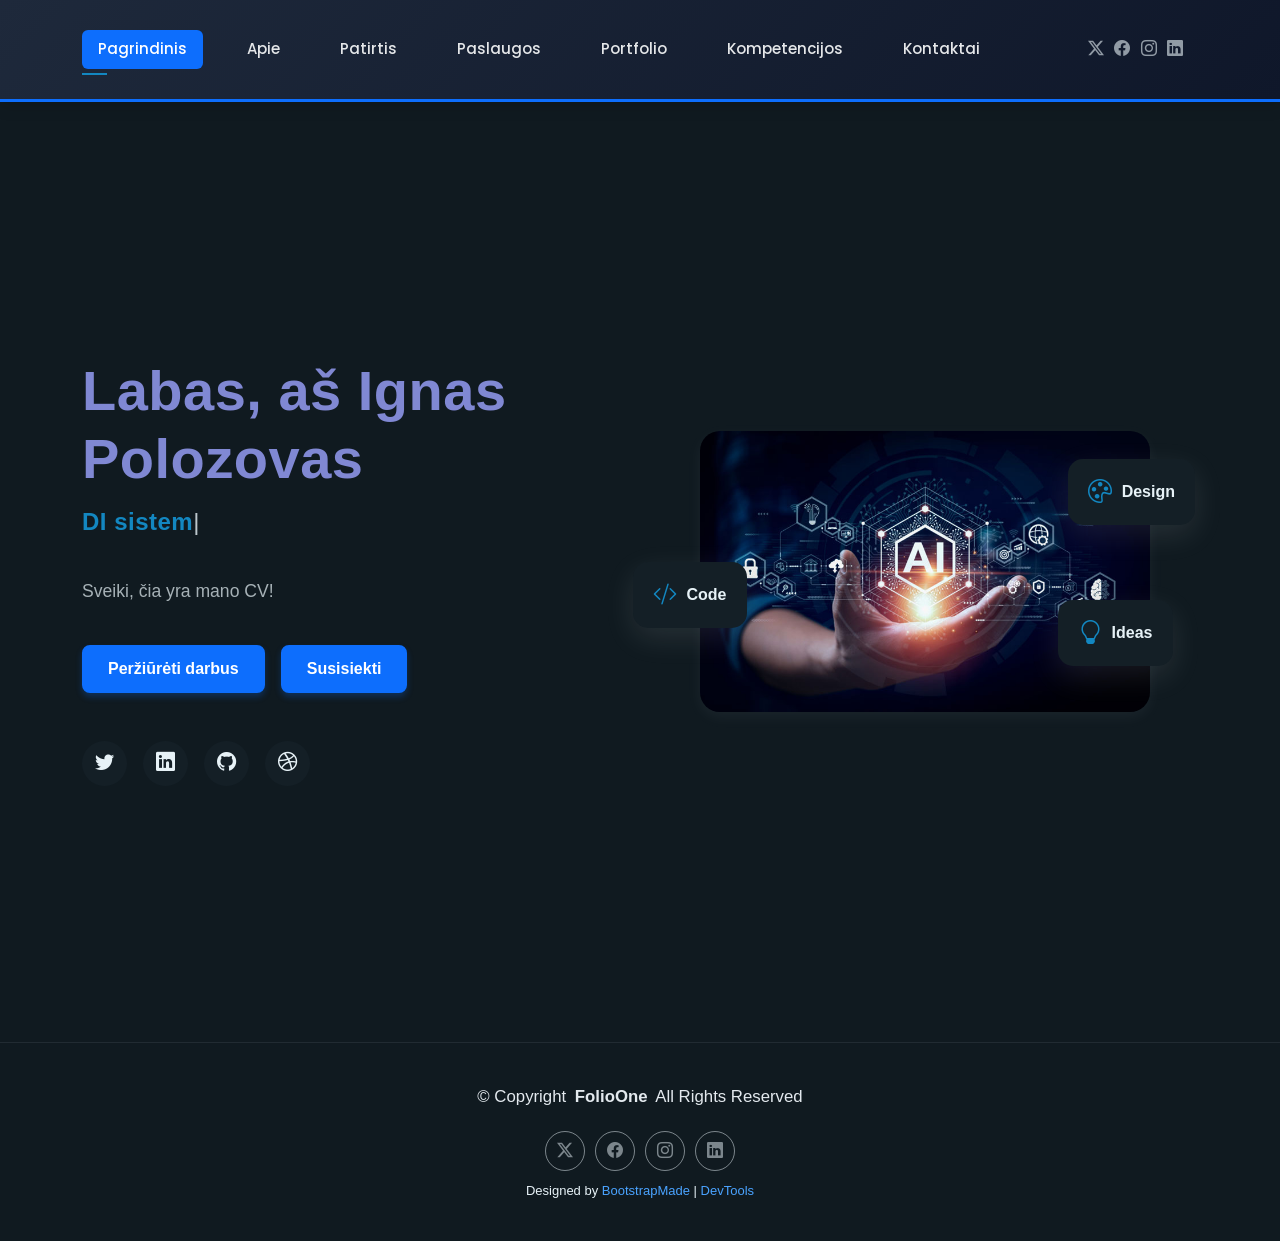
<file: index.html>
<!DOCTYPE html>
<html lang="lt"> 

<head>
  <meta charset="utf-8">
  <meta content="width=device-width, initial-scale=1.0" name="viewport">
  <title>Mano CV</title> 
  <meta name="description" content="Ignas Polozovas CV puslapis"> 
  <meta name="keywords" content="">
  <meta name="author" content="Ignas Polozovas">

  <!-- Favicons -->
  <link href="assets/img/favicon.png" rel="icon">
  <link href="assets/img/apple-touch-icon.png" rel="apple-touch-icon">

  <!-- Fonts -->
  <link href="https://fonts.googleapis.com" rel="preconnect">
  <link href="https://fonts.gstatic.com" rel="preconnect" crossorigin>
  <link href="https://fonts.googleapis.com/css2?family=Roboto:ital,wght@0,100;0,300;0,400;0,500;0,700;0,900;1,100;1,300;1,400;1,500;1,700;1,900&family=Poppins:ital,wght@0,100;0,200;0,300;0,400;0,500;0,600;0,700;0,800;0,900;1,100;1,200;1,300;1,400;1,500;1,600;1,700;1,800;1,900&family=Raleway:ital,wght@0,100;0,200;0,300;0,400;0,500;0,600;0,700;0,800;0,900;1,100;1,200;1,300;1,400;1,500;1,600;1,700;1,800;1,900&display=swap" rel="stylesheet">

  <!-- Vendor CSS Files -->
  <link href="assets/vendor/bootstrap/css/bootstrap.min.css" rel="stylesheet">
  <link href="assets/vendor/bootstrap-icons/bootstrap-icons.css" rel="stylesheet">
  <link href="assets/vendor/aos/aos.css" rel="stylesheet">
  <link href="assets/vendor/swiper/swiper-bundle.min.css" rel="stylesheet">
  <link href="assets/vendor/glightbox/css/glightbox.min.css" rel="stylesheet">

  <!-- Main CSS File -->
  <link href="assets/css/main.css" rel="stylesheet">
  <link href="assets/css/custom.css" rel="stylesheet">
  <!-- =======================================================
  * Template Name: FolioOne
  * Template URL: https://bootstrapmade.com/folioone-bootstrap-portfolio-website-template/
  * Updated: Aug 23 2025 with Bootstrap v5.3.7
  * Author: BootstrapMade.com
  * License: https://bootstrapmade.com/license/
  ======================================================== -->
</head>

<body class="index-page">

  <header id="header" class="header d-flex align-items-center light-background sticky-top">
    <div class="container position-relative d-flex align-items-center justify-content-between">

      <!-- <a href="index.html" class="logo d-flex align-items-center me-auto me-xl-0">
      <img src="assets/img/logo.webp" alt="">
      <h1 class="sitename">FolioOne</h1> 
    </a> -->

      <nav id="navmenu" class="navmenu">
        <ul>
          <li><a href="index.html" class="active">Pagrindinis</a></li>
          <li><a href="about.html">Apie</a></li>
          <li><a href="resume.html">Patirtis</a></li>
          <li><a href="services.html">Paslaugos</a></li>
          <li><a href="portfolio.html">Portfolio</a></li>
          <li><a href="competencies.html">Kompetencijos</a></li>
          <li><a href="contact.html">Kontaktai</a></li>
        </ul>
        <i class="mobile-nav-toggle d-xl-none bi bi-list"></i>
      </nav>

      <div class="header-social-links">
        <a href="#" class="twitter"><i class="bi bi-twitter-x"></i></a>
        <a href="#" class="facebook"><i class="bi bi-facebook"></i></a>
        <a href="#" class="instagram"><i class="bi bi-instagram"></i></a>
        <a href="#" class="linkedin"><i class="bi bi-linkedin"></i></a>
      </div>

    </div>
  </header>

  <main class="main">

    <!-- Hero Section -->
    <section id="hero" class="hero section">

      <div class="container" data-aos="fade-up" data-aos-delay="100">

        <div class="row gy-4 align-items-center">
          <div class="col-lg-6 order-2 order-lg-1">
            <div class="hero-content">
              <h1 data-aos="fade-up" data-aos-delay="200">Labas, aš Ignas Polozovas</span></h1>
              <h2 data-aos="fade-up" data-aos-delay="300"> <span class="typed" data-typed-items="DI sistemų inžinierius"></span></h2>
              <p data-aos="fade-up" data-aos-delay="400">Sveiki, čia yra mano CV!</p>
              <div class="hero-actions" data-aos="fade-up" data-aos-delay="500">
                <a href="portfolio.html" class="btn btn-primary">Peržiūrėti darbus</a>
                <a href="contact.html" class="btn btn-outline">Susisiekti</a>
              </div>
              <div class="social-links" data-aos="fade-up" data-aos-delay="600">
                <a href="#"><i class="bi bi-twitter"></i></a>
                <a href="#"><i class="bi bi-linkedin"></i></a>
                <a href="#"><i class="bi bi-github"></i></a>
                <a href="#"><i class="bi bi-dribbble"></i></a>
              </div>
            </div>
          </div>
          <div class="col-lg-6 order-1 order-lg-2">
            <div class="hero-image" data-aos="zoom-in" data-aos-delay="300">
              <div class="image-wrapper">
                <img src="assets/img/profile/ai-engineer.jpg" alt="DI systemų inžinierius" class="img-fluid">
                <div class="floating-elements">
                  <div class="floating-card design" data-aos="fade-left" data-aos-delay="700">
                    <i class="bi bi-palette"></i>
                    <span>Design</span>
                  </div>
                  <div class="floating-card code" data-aos="fade-right" data-aos-delay="800">
                    <i class="bi bi-code-slash"></i>
                    <span>Code</span>
                  </div>
                  <div class="floating-card creativity" data-aos="fade-up" data-aos-delay="900">
                    <i class="bi bi-lightbulb"></i>
                    <span>Ideas</span>
                  </div>
                </div>
              </div>
            </div>
          </div>
        </div>

      </div>

    </section><!-- /Hero Section -->

  </main>

  <footer id="footer" class="footer">

    <div class="container">
      <div class="copyright text-center ">
        <p>© <span>Copyright</span> <strong class="px-1 sitename">FolioOne</strong> <span>All Rights Reserved<br></span></p>
      </div>
      <div class="social-links d-flex justify-content-center">
        <a href=""><i class="bi bi-twitter-x"></i></a>
        <a href=""><i class="bi bi-facebook"></i></a>
        <a href=""><i class="bi bi-instagram"></i></a>
        <a href=""><i class="bi bi-linkedin"></i></a>
      </div>
      <div class="credits">
        <!-- All the links in the footer should remain intact. -->
        <!-- You can delete the links only if you've purchased the pro version. -->
        <!-- Licensing information: https://bootstrapmade.com/license/ -->
        <!-- Purchase the pro version with working PHP/AJAX contact form: [buy-url] -->
        Designed by <a href="https://bootstrapmade.com/">BootstrapMade</a> | <a href="https://bootstrapmade.com/tools/">DevTools</a>
      </div>
    </div>

  </footer>

  <!-- Scroll Top -->
  <a href="#" id="scroll-top" class="scroll-top d-flex align-items-center justify-content-center"><i class="bi bi-arrow-up-short"></i></a>

  <!-- Preloader -->
  <div id="preloader"></div>

  <!-- Vendor JS Files -->
  <script src="assets/vendor/bootstrap/js/bootstrap.bundle.min.js"></script>
  <script src="assets/vendor/php-email-form/validate.js"></script>
  <script src="assets/vendor/aos/aos.js"></script>
  <script src="assets/vendor/typed.js/typed.umd.js"></script>
  <script src="assets/vendor/waypoints/noframework.waypoints.js"></script>
  <script src="assets/vendor/purecounter/purecounter_vanilla.js"></script>
  <script src="assets/vendor/swiper/swiper-bundle.min.js"></script>
  <script src="assets/vendor/imagesloaded/imagesloaded.pkgd.min.js"></script>
  <script src="assets/vendor/isotope-layout/isotope.pkgd.min.js"></script>
  <script src="assets/vendor/glightbox/js/glightbox.min.js"></script>

  <!-- Main JS File -->
  <script src="assets/js/main.js"></script>

</body>

</html>
</file>
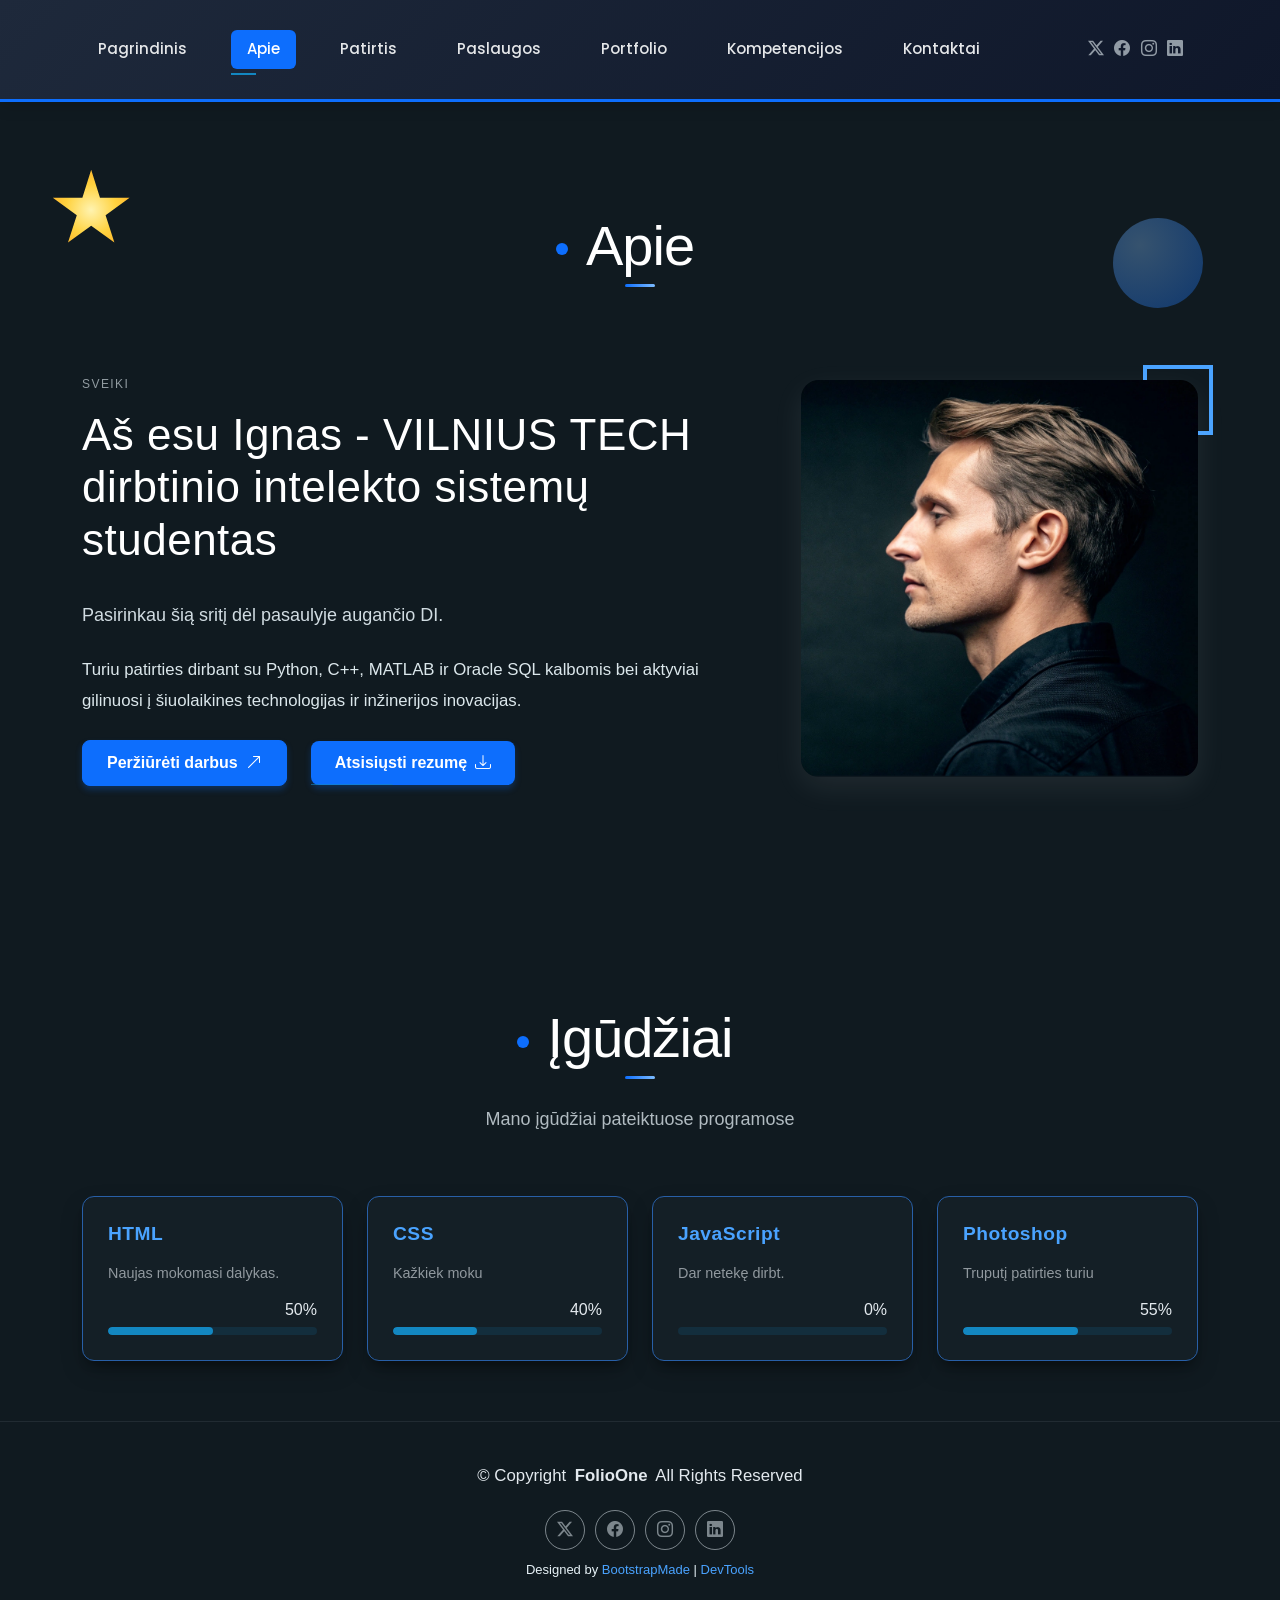
<file: about.html>
<!DOCTYPE html>
<html lang="en">

<head>
  <meta charset="utf-8">
  <meta content="width=device-width, initial-scale=1.0" name="viewport">
  <title>Apie</title>
  <meta name="description" content="">
  <meta name="keywords" content="">

  <!-- Favicons -->
  <link href="assets/img/favicon.png" rel="icon">
  <link href="assets/img/apple-touch-icon.png" rel="apple-touch-icon">

  <!-- Fonts -->
  <link href="https://fonts.googleapis.com" rel="preconnect">
  <link href="https://fonts.gstatic.com" rel="preconnect" crossorigin>
  <link href="https://fonts.googleapis.com/css2?family=Roboto:ital,wght@0,100;0,300;0,400;0,500;0,700;0,900;1,100;1,300;1,400;1,500;1,700;1,900&family=Poppins:ital,wght@0,100;0,200;0,300;0,400;0,500;0,600;0,700;0,800;0,900;1,100;1,200;1,300;1,400;1,500;1,600;1,700;1,800;1,900&family=Raleway:ital,wght@0,100;0,200;0,300;0,400;0,500;0,600;0,700;0,800;0,900;1,100;1,200;1,300;1,400;1,500;1,600;1,700;1,800;1,900&display=swap" rel="stylesheet">

  <!-- Vendor CSS Files -->
  <link href="assets/vendor/bootstrap/css/bootstrap.min.css" rel="stylesheet">
  <link href="assets/vendor/bootstrap-icons/bootstrap-icons.css" rel="stylesheet">
  <link href="assets/vendor/aos/aos.css" rel="stylesheet">
  <link href="assets/vendor/swiper/swiper-bundle.min.css" rel="stylesheet">
  <link href="assets/vendor/glightbox/css/glightbox.min.css" rel="stylesheet">

  <!-- Main CSS File -->
  <link href="assets/css/main.css" rel="stylesheet">
  <link href="assets/css/custom.css" rel="stylesheet">
  <!-- =======================================================
  * Template Name: FolioOne
  * Template URL: https://bootstrapmade.com/folioone-bootstrap-portfolio-website-template/
  * Updated: Aug 23 2025 with Bootstrap v5.3.7
  * Author: BootstrapMade.com
  * License: https://bootstrapmade.com/license/
  ======================================================== -->
</head>

<body class="about-page">

  <header id="header" class="header d-flex align-items-center light-background sticky-top">
    <div class="container position-relative d-flex align-items-center justify-content-between">

      <!-- <a href="index.html" class="logo d-flex align-items-center me-auto me-xl-0">
      <img src="assets/img/logo.webp" alt="">
      <h1 class="sitename">FolioOne</h1> 
    </a> -->

      <nav id="navmenu" class="navmenu">
        <ul>
          <li><a href="index.html">Pagrindinis</a></li>
          <li><a href="about.html" class="active">Apie</a></li>
          <li><a href="resume.html">Patirtis</a></li>
          <li><a href="services.html">Paslaugos</a></li>
          <li><a href="portfolio.html">Portfolio</a></li>
          <li><a href="competencies.html">Kompetencijos</a></li>
          <li><a href="contact.html">Kontaktai</a></li>
        </ul>
        <i class="mobile-nav-toggle d-xl-none bi bi-list"></i>
      </nav>

      <div class="header-social-links">
        <a href="#" class="twitter"><i class="bi bi-twitter-x"></i></a>
        <a href="#" class="facebook"><i class="bi bi-facebook"></i></a>
        <a href="#" class="instagram"><i class="bi bi-instagram"></i></a>
        <a href="#" class="linkedin"><i class="bi bi-linkedin"></i></a>
      </div>

    </div>
  </header>

  <main class="main">

    <!-- About Section -->
    <section id="About" class="about section">

      <!-- Section Title -->
      <div class="container section-title" data-aos="fade-up">
        <h2>Apie</h2>
      </div><!-- End Section Title -->

      <div class="container" data-aos="fade-up" data-aos-delay="100">

        <!-- Intro + Photo -->
        <div class="row align-items-center justify-content-between gy-5 mb-5">
          <div class="col-lg-7" data-aos="fade-right" data-aos-delay="150">
            <div class="intro-content">
              <span class="eyebrow">Sveiki</span>
              <h2 class="headline">Aš esu Ignas - VILNIUS TECH dirbtinio intelekto sistemų studentas</h2>
              <p class="lead">
                Pasirinkau šią sritį dėl pasaulyje augančio DI.
              </p>
              <p>
                Turiu patirties dirbant su Python, C++, MATLAB ir Oracle SQL kalbomis bei aktyviai gilinuosi į šiuolaikines technologijas ir inžinerijos inovacijas.
  </p>
              </p>

              <div class="cta-group">
                <a href="#portfolio" class="btn-ghost">
                  Peržiūrėti darbus <i class="bi bi-arrow-up-right"></i>
                </a>
                <a href="#" class="link-underline">
                  Atsisiųsti rezumę <i class="bi bi-download"></i>
                </a>
              </div>
            </div>
          </div>

          <div class="col-lg-5" data-aos="zoom-in" data-aos-delay="250">
            <figure class="profile-figure text-center text-lg-end">
              <img src="assets/img/profile/profile-square-11.webp" alt="Mano tipo portretas" class="img-fluid profile-photo">
            </figure>
          </div>
        </div>
        <!-- End Intro + Photo -->
      </div>
    </section><!-- /About Section -->

    <!-- Skills Section -->
    <section id="skills" class="skills section">

      <!-- Section Title -->
      <div class="container section-title" data-aos="fade-up">
        <h2>Įgūdžiai</h2>
        <p>Mano įgūdžiai pateiktuose programose</p>
      </div><!-- End Section Title -->

      <div class="container" data-aos="fade-up" data-aos-delay="100">

        <div class="row g-4 skills-animation">

          <div class="col-md-6 col-lg-3" data-aos="fade-up" data-aos-delay="100">
            <div class="skill-box">
              <h3>HTML</h3>
              <p>Naujas mokomasi dalykas.</p>
              <span class="text-end d-block">50%</span>
              <div class="progress">
                <div class="progress-bar" role="progressbar" aria-valuenow="50" aria-valuemin="0" aria-valuemax="100"></div>
              </div>
            </div>
          </div>

          <div class="col-md-6 col-lg-3" data-aos="fade-up" data-aos-delay="200">
            <div class="skill-box">
              <h3>CSS</h3>
              <p>Kažkiek moku</p>
              <span class="text-end d-block">40%</span>
              <div class="progress">
                <div class="progress-bar" role="progressbar" aria-valuenow="40" aria-valuemin="0" aria-valuemax="100"></div>
              </div>
            </div>
          </div>

          <div class="col-md-6 col-lg-3" data-aos="fade-up" data-aos-delay="300">
            <div class="skill-box">
              <h3>JavaScript</h3>
              <p>Dar netekę dirbt.</p>
              <span class="text-end d-block">0%</span>
              <div class="progress">
                <div class="progress-bar" role="progressbar" aria-valuenow="0" aria-valuemin="0" aria-valuemax="100"></div>
              </div>
            </div>
          </div>

          <div class="col-md-6 col-lg-3" data-aos="fade-up" data-aos-delay="400">
            <div class="skill-box">
              <h3>Photoshop</h3>
              <p>Truputį patirties turiu</p>
              <span class="text-end d-block">55%</span>
              <div class="progress">
                <div class="progress-bar" role="progressbar" aria-valuenow="55" aria-valuemin="0" aria-valuemax="100">
                </div>
              </div>
            </div>
          </div>

        </div>

      </div>

    </section><!-- /Skills Section -->
  </main>

  <footer id="footer" class="footer">

    <div class="container">
      <div class="copyright text-center ">
        <p>© <span>Copyright</span> <strong class="px-1 sitename">FolioOne</strong> <span>All Rights Reserved<br></span></p>
      </div>
      <div class="social-links d-flex justify-content-center">
        <a href=""><i class="bi bi-twitter-x"></i></a>
        <a href=""><i class="bi bi-facebook"></i></a>
        <a href=""><i class="bi bi-instagram"></i></a>
        <a href=""><i class="bi bi-linkedin"></i></a>
      </div>
      <div class="credits">
        <!-- All the links in the footer should remain intact. -->
        <!-- You can delete the links only if you've purchased the pro version. -->
        <!-- Licensing information: https://bootstrapmade.com/license/ -->
        <!-- Purchase the pro version with working PHP/AJAX contact form: [buy-url] -->
        Designed by <a href="https://bootstrapmade.com/">BootstrapMade</a> | <a href="https://bootstrapmade.com/tools/">DevTools</a>
      </div>
    </div>

  </footer>

  <!-- Scroll Top -->
  <a href="#" id="scroll-top" class="scroll-top d-flex align-items-center justify-content-center"><i class="bi bi-arrow-up-short"></i></a>

  <!-- Preloader -->
  <div id="preloader"></div>

  <!-- Vendor JS Files -->
  <script src="assets/vendor/bootstrap/js/bootstrap.bundle.min.js"></script>
  <script src="assets/vendor/php-email-form/validate.js"></script>
  <script src="assets/vendor/aos/aos.js"></script>
  <script src="assets/vendor/typed.js/typed.umd.js"></script>
  <script src="assets/vendor/waypoints/noframework.waypoints.js"></script>
  <script src="assets/vendor/purecounter/purecounter_vanilla.js"></script>
  <script src="assets/vendor/swiper/swiper-bundle.min.js"></script>
  <script src="assets/vendor/imagesloaded/imagesloaded.pkgd.min.js"></script>
  <script src="assets/vendor/isotope-layout/isotope.pkgd.min.js"></script>
  <script src="assets/vendor/glightbox/js/glightbox.min.js"></script>

  <!-- Main JS File -->
  <script src="assets/js/main.js"></script>

</body>

</html>
</file>
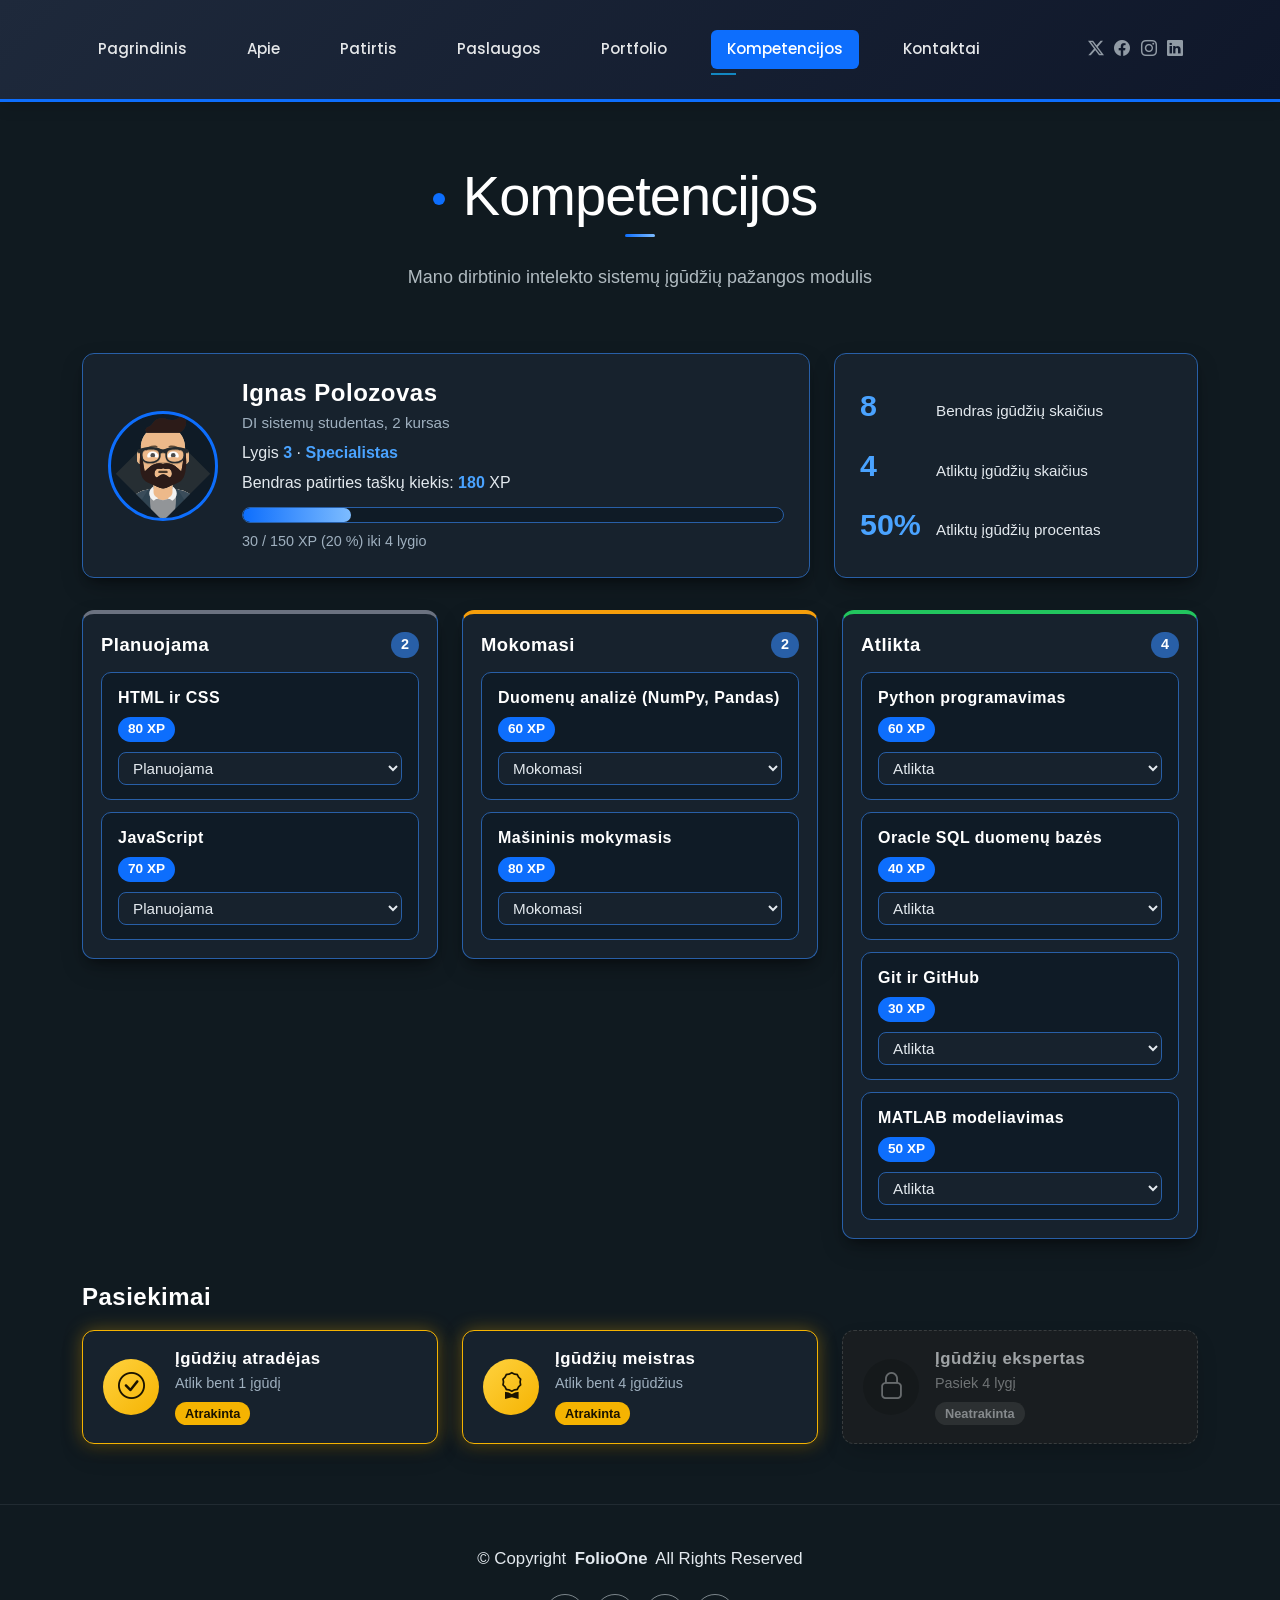
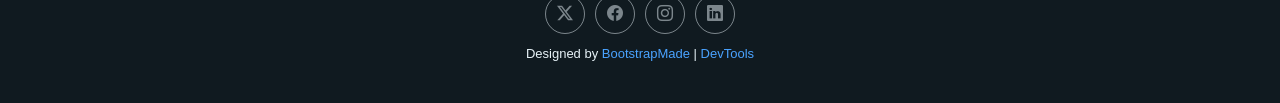
<file: competencies.html>
<!DOCTYPE html>
<html lang="lt">

<head>
  <meta charset="utf-8">
  <meta content="width=device-width, initial-scale=1.0" name="viewport">
  <title>Kompetencijos</title>
  <meta name="description" content="">
  <meta name="keywords" content="">

  <!-- Favicons -->
  <link href="assets/img/favicon.png" rel="icon">
  <link href="assets/img/apple-touch-icon.png" rel="apple-touch-icon">

  <!-- Fonts -->
  <link href="https://fonts.googleapis.com" rel="preconnect">
  <link href="https://fonts.gstatic.com" rel="preconnect" crossorigin>
  <link href="https://fonts.googleapis.com/css2?family=Roboto:ital,wght@0,100;0,300;0,400;0,500;0,700;0,900;1,100;1,300;1,400;1,500;1,700;1,900&family=Poppins:ital,wght@0,100;0,200;0,300;0,400;0,500;0,600;0,700;0,800;0,900;1,100;1,200;1,300;1,400;1,500;1,600;1,700;1,800;1,900&family=Raleway:ital,wght@0,100;0,200;0,300;0,400;0,500;0,600;0,700;0,800;0,900;1,100;1,200;1,300;1,400;1,500;1,600;1,700;1,800;1,900&display=swap" rel="stylesheet">

  <!-- Vendor CSS Files -->
  <link href="assets/vendor/bootstrap/css/bootstrap.min.css" rel="stylesheet">
  <link href="assets/vendor/bootstrap-icons/bootstrap-icons.css" rel="stylesheet">
  <link href="assets/vendor/aos/aos.css" rel="stylesheet">
  <link href="assets/vendor/swiper/swiper-bundle.min.css" rel="stylesheet">
  <link href="assets/vendor/glightbox/css/glightbox.min.css" rel="stylesheet">

  <!-- Main CSS File -->
  <link href="assets/css/main.css" rel="stylesheet">
  <link href="assets/css/custom.css" rel="stylesheet">
  <!-- =======================================================
  * Template Name: FolioOne
  * Template URL: https://bootstrapmade.com/folioone-bootstrap-portfolio-website-template/
  * Updated: Aug 23 2025 with Bootstrap v5.3.7
  * Author: BootstrapMade.com
  * License: https://bootstrapmade.com/license/
  ======================================================== -->
</head>

<body class="competencies-page">

  <header id="header" class="header d-flex align-items-center light-background sticky-top">
    <div class="container position-relative d-flex align-items-center justify-content-between">

      <!-- <a href="index.html" class="logo d-flex align-items-center me-auto me-xl-0">
      <img src="assets/img/logo.webp" alt="">
      <h1 class="sitename">FolioOne</h1> 
    </a> -->

      <nav id="navmenu" class="navmenu">
        <ul>
          <li><a href="index.html">Pagrindinis</a></li>
          <li><a href="about.html">Apie</a></li>
          <li><a href="resume.html">Patirtis</a></li>
          <li><a href="services.html">Paslaugos</a></li>
          <li><a href="portfolio.html">Portfolio</a></li>
          <li><a href="competencies.html" class="active">Kompetencijos</a></li>
          <li><a href="contact.html">Kontaktai</a></li>
        </ul>
        <i class="mobile-nav-toggle d-xl-none bi bi-list"></i>
      </nav>

      <div class="header-social-links">
        <a href="#" class="twitter"><i class="bi bi-twitter-x"></i></a>
        <a href="#" class="facebook"><i class="bi bi-facebook"></i></a>
        <a href="#" class="instagram"><i class="bi bi-instagram"></i></a>
        <a href="#" class="linkedin"><i class="bi bi-linkedin"></i></a>
      </div>

    </div>
  </header>

  <main class="main">

    <section id="competencies" class="competencies section">

      <!-- Section Title -->
      <div class="container section-title" data-aos="fade-up">
        <h2>Kompetencijos</h2>
        <p>Mano dirbtinio intelekto sistemų įgūdžių pažangos modulis</p>
      </div><!-- End Section Title -->

      <div class="container" data-aos="fade-up" data-aos-delay="100">

        <div class="sk-top">
          <div class="sk-profile">
            <img id="avatarImg" class="sk-avatar" src="assets/img/avatar-1.svg" alt="Vartotojo avataras" width="110" height="110">
            <div class="sk-profile-info">
              <h3 id="userName">Ignas Polozovas</h3>
              <p class="sk-subtitle">DI sistemų studentas, 2 kursas</p>
              <p class="sk-level-line">Lygis <strong id="levelNumber">1</strong> · <strong id="rankName">Pradedantysis</strong></p>
              <p class="sk-xp-line">Bendras patirties taškų kiekis: <strong id="totalXp">0</strong> XP</p>
              <div class="sk-bar" id="xpBar" role="progressbar" aria-label="Progresas iki kito lygio" aria-valuemin="0" aria-valuemax="100" aria-valuenow="0">
                <div class="sk-bar-fill" id="xpBarFill"></div>
              </div>
              <p class="sk-bar-text" id="xpBarText"></p>
            </div>
          </div>

          <div class="sk-stats">
            <div class="sk-stat">
              <span class="sk-stat-value" id="statTotal">0</span>
              <span class="sk-stat-label">Bendras įgūdžių skaičius</span>
            </div>
            <div class="sk-stat">
              <span class="sk-stat-value" id="statDone">0</span>
              <span class="sk-stat-label">Atliktų įgūdžių skaičius</span>
            </div>
            <div class="sk-stat">
              <span class="sk-stat-value" id="statPercent">0%</span>
              <span class="sk-stat-label">Atliktų įgūdžių procentas</span>
            </div>
          </div>
        </div>

        <div id="skillBoard" class="sk-board"></div>

        <h3 class="sk-section-heading">Pasiekimai</h3>
        <div id="achievementsBoard" class="sk-achievements"></div>

      </div>

    </section>

  </main>

  <footer id="footer" class="footer">

    <div class="container">
      <div class="copyright text-center ">
        <p>© <span>Copyright</span> <strong class="px-1 sitename">FolioOne</strong> <span>All Rights Reserved<br></span></p>
      </div>
      <div class="social-links d-flex justify-content-center">
        <a href=""><i class="bi bi-twitter-x"></i></a>
        <a href=""><i class="bi bi-facebook"></i></a>
        <a href=""><i class="bi bi-instagram"></i></a>
        <a href=""><i class="bi bi-linkedin"></i></a>
      </div>
      <div class="credits">
        <!-- All the links in the footer should remain intact. -->
        <!-- You can delete the links only if you've purchased the pro version. -->
        <!-- Licensing information: https://bootstrapmade.com/license/ -->
        <!-- Purchase the pro version with working PHP/AJAX contact form: [buy-url] -->
        Designed by <a href="https://bootstrapmade.com/">BootstrapMade</a> | <a href="https://bootstrapmade.com/tools/">DevTools</a>
      </div>
    </div>

  </footer>

  <!-- Scroll Top -->
  <a href="#" id="scroll-top" class="scroll-top d-flex align-items-center justify-content-center"><i class="bi bi-arrow-up-short"></i></a>

  <!-- Preloader -->
  <div id="preloader"></div>

  <!-- Vendor JS Files -->
  <script src="assets/vendor/bootstrap/js/bootstrap.bundle.min.js"></script>
  <script src="assets/vendor/php-email-form/validate.js"></script>
  <script src="assets/vendor/aos/aos.js"></script>
  <script src="assets/vendor/typed.js/typed.umd.js"></script>
  <script src="assets/vendor/waypoints/noframework.waypoints.js"></script>
  <script src="assets/vendor/purecounter/purecounter_vanilla.js"></script>
  <script src="assets/vendor/swiper/swiper-bundle.min.js"></script>
  <script src="assets/vendor/imagesloaded/imagesloaded.pkgd.min.js"></script>
  <script src="assets/vendor/isotope-layout/isotope.pkgd.min.js"></script>
  <script src="assets/vendor/glightbox/js/glightbox.min.js"></script>

  <!-- Main JS File -->
  <script src="assets/js/main.js"></script>
  <script src="assets/js/skills.js"></script>

</body>

</html>
</file>
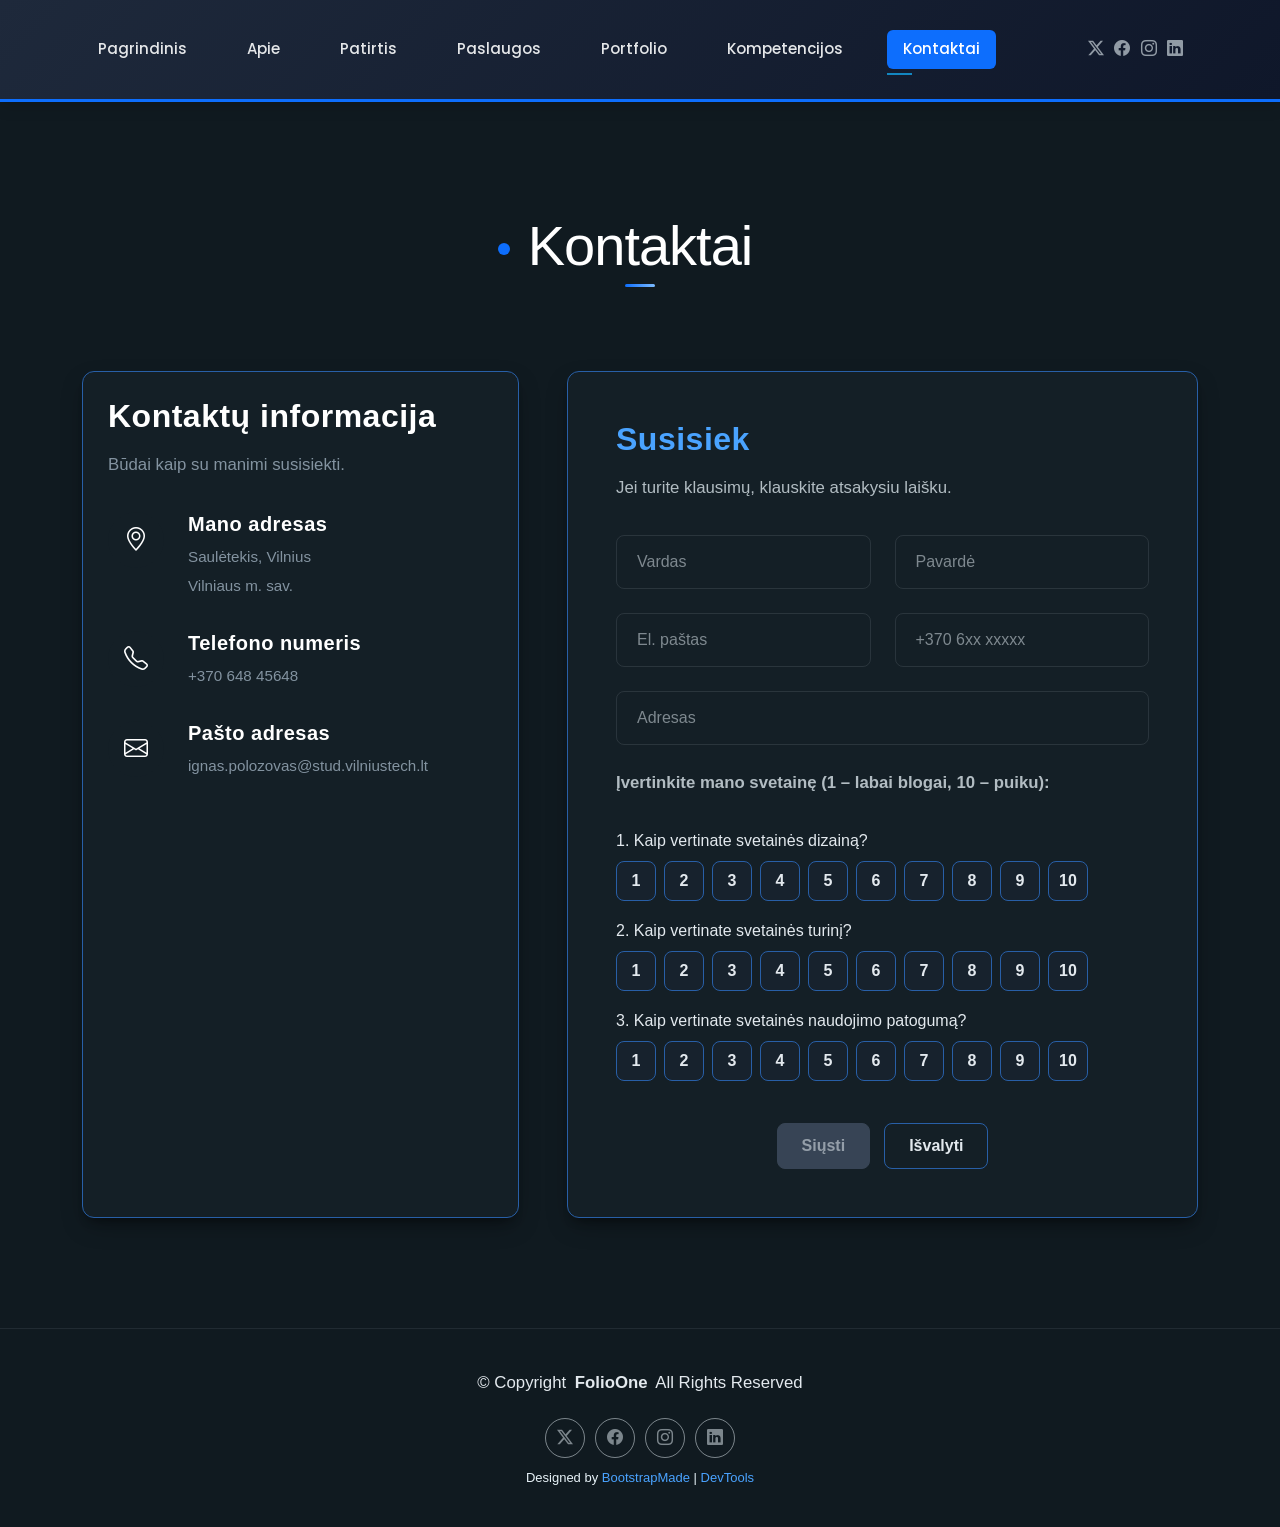
<file: contact.html>
<!DOCTYPE html>
<html lang="en">

<head>
  <meta charset="utf-8">
  <meta content="width=device-width, initial-scale=1.0" name="viewport">
  <title>Kontaktai</title>
  <meta name="description" content="">
  <meta name="keywords" content="">

  <!-- Favicons -->
  <link href="assets/img/favicon.png" rel="icon">
  <link href="assets/img/apple-touch-icon.png" rel="apple-touch-icon">

  <!-- Fonts -->
  <link href="https://fonts.googleapis.com" rel="preconnect">
  <link href="https://fonts.gstatic.com" rel="preconnect" crossorigin>
  <link href="https://fonts.googleapis.com/css2?family=Roboto:ital,wght@0,100;0,300;0,400;0,500;0,700;0,900;1,100;1,300;1,400;1,500;1,700;1,900&family=Poppins:ital,wght@0,100;0,200;0,300;0,400;0,500;0,600;0,700;0,800;0,900;1,100;1,200;1,300;1,400;1,500;1,600;1,700;1,800;1,900&family=Raleway:ital,wght@0,100;0,200;0,300;0,400;0,500;0,600;0,700;0,800;0,900;1,100;1,200;1,300;1,400;1,500;1,600;1,700;1,800;1,900&display=swap" rel="stylesheet">

  <!-- Vendor CSS Files -->
  <link href="assets/vendor/bootstrap/css/bootstrap.min.css" rel="stylesheet">
  <link href="assets/vendor/bootstrap-icons/bootstrap-icons.css" rel="stylesheet">
  <link href="assets/vendor/aos/aos.css" rel="stylesheet">
  <link href="assets/vendor/swiper/swiper-bundle.min.css" rel="stylesheet">
  <link href="assets/vendor/glightbox/css/glightbox.min.css" rel="stylesheet">

  <!-- Main CSS File -->
  <link href="assets/css/main.css" rel="stylesheet">
  <link href="assets/css/custom.css" rel="stylesheet">
  <!-- =======================================================
  * Template Name: FolioOne
  * Template URL: https://bootstrapmade.com/folioone-bootstrap-portfolio-website-template/
  * Updated: Aug 23 2025 with Bootstrap v5.3.7
  * Author: BootstrapMade.com
  * License: https://bootstrapmade.com/license/
  ======================================================== -->
</head>

<body class="contact-page">

  <header id="header" class="header d-flex align-items-center light-background sticky-top">
    <div class="container position-relative d-flex align-items-center justify-content-between">

      <!-- <a href="index.html" class="logo d-flex align-items-center me-auto me-xl-0">
      <img src="assets/img/logo.webp" alt="">
      <h1 class="sitename">FolioOne</h1> 
    </a> -->

      <nav id="navmenu" class="navmenu">
        <ul>
          <li><a href="index.html">Pagrindinis</a></li>
          <li><a href="about.html">Apie</a></li>
          <li><a href="resume.html">Patirtis</a></li>
          <li><a href="services.html">Paslaugos</a></li>
          <li><a href="portfolio.html">Portfolio</a></li>
          <li><a href="competencies.html">Kompetencijos</a></li>
          <li><a href="contact.html" class="active">Kontaktai</a></li>
        </ul>
        <i class="mobile-nav-toggle d-xl-none bi bi-list"></i>
      </nav>

      <div class="header-social-links">
        <a href="#" class="twitter"><i class="bi bi-twitter-x"></i></a>
        <a href="#" class="facebook"><i class="bi bi-facebook"></i></a>
        <a href="#" class="instagram"><i class="bi bi-instagram"></i></a>
        <a href="#" class="linkedin"><i class="bi bi-linkedin"></i></a>
      </div>

    </div>
  </header>

  <main class="main">

    <!-- Contact Section -->
    <section id="contact" class="contact section">

      <!-- Section Title -->
      <div class="container section-title" data-aos="fade-up">
        <h2>Kontaktai</h2>
      </div><!-- End Section Title -->

      <div class="container" data-aos="fade-up" data-aos-delay="100">

        <div class="row g-4 g-lg-5">
          <div class="col-lg-5">
            <div class="info-box" data-aos="fade-up" data-aos-delay="200">
              <h3>Kontaktų informacija</h3>
              <p>Būdai kaip su manimi susisiekti.</p>

              <div class="info-item" data-aos="fade-up" data-aos-delay="300">
                <div class="icon-box">
                  <i class="bi bi-geo-alt"></i>
                </div>
                <div class="content">
                  <h4>Mano adresas</h4>
                  <p>Saulėtekis, Vilnius</p>
                  <p>Vilniaus m. sav.</p>
                </div>
              </div>

              <div class="info-item" data-aos="fade-up" data-aos-delay="400">
                <div class="icon-box">
                  <i class="bi bi-telephone"></i>
                </div>
                <div class="content">
                  <h4>Telefono numeris</h4>
                  <p>+370 648 45648</p>
                 
                </div>
              </div>

              <div class="info-item" data-aos="fade-up" data-aos-delay="500">
                <div class="icon-box">
                  <i class="bi bi-envelope"></i>
                </div>
                <div class="content">
                  <h4>Pašto adresas</h4>
                  <p>ignas.polozovas@stud.vilniustech.lt</p>
                  
                </div>
              </div>
            </div>
          </div>

          <div class="col-lg-7">
            <div class="contact-form" data-aos="fade-up" data-aos-delay="300">
              <h3>Susisiek</h3>
              <p>Jei turite klausimų, klauskite atsakysiu laišku.</p>

              <form id="contactForm" class="php-email-form" novalidate data-aos="fade-up" data-aos-delay="200">
                <div class="row gy-4">

                  <div class="col-md-6">
                    <input type="text" id="vardas" name="vardas" class="form-control" placeholder="Vardas" autocomplete="given-name" required>
                    <small class="field-error" id="err-vardas"></small>
                  </div>

                  <div class="col-md-6">
                    <input type="text" id="pavarde" name="pavarde" class="form-control" placeholder="Pavardė" autocomplete="family-name" required>
                    <small class="field-error" id="err-pavarde"></small>
                  </div>

                  <div class="col-md-6">
                    <input type="email" id="email" name="email" class="form-control" placeholder="El. paštas" autocomplete="email" required>
                    <small class="field-error" id="err-email"></small>
                  </div>

                  <div class="col-md-6">
                    <input type="tel" id="telefonas" name="telefonas" class="form-control" placeholder="+370 6xx xxxxx" inputmode="numeric" autocomplete="tel" required>
                    <small class="field-error" id="err-telefonas"></small>
                  </div>

                  <div class="col-12">
                    <input type="text" id="adresas" name="adresas" class="form-control" placeholder="Adresas" autocomplete="street-address" required>
                    <small class="field-error" id="err-adresas"></small>
                  </div>

                  <div class="col-12">
                    <p class="rating-intro">Įvertinkite mano svetainę (1 – labai blogai, 10 – puiku):</p>

                    <fieldset class="rating-question">
                      <legend>1. Kaip vertinate svetainės dizainą?</legend>
                      <div class="rating-group" role="radiogroup">
                        <label class="rating-pill"><input type="radio" name="klausimas1" value="1" required><span>1</span></label>
                        <label class="rating-pill"><input type="radio" name="klausimas1" value="2"><span>2</span></label>
                        <label class="rating-pill"><input type="radio" name="klausimas1" value="3"><span>3</span></label>
                        <label class="rating-pill"><input type="radio" name="klausimas1" value="4"><span>4</span></label>
                        <label class="rating-pill"><input type="radio" name="klausimas1" value="5"><span>5</span></label>
                        <label class="rating-pill"><input type="radio" name="klausimas1" value="6"><span>6</span></label>
                        <label class="rating-pill"><input type="radio" name="klausimas1" value="7"><span>7</span></label>
                        <label class="rating-pill"><input type="radio" name="klausimas1" value="8"><span>8</span></label>
                        <label class="rating-pill"><input type="radio" name="klausimas1" value="9"><span>9</span></label>
                        <label class="rating-pill"><input type="radio" name="klausimas1" value="10"><span>10</span></label>
                      </div>
                      <small class="field-error" id="err-klausimas1"></small>
                    </fieldset>

                    <fieldset class="rating-question">
                      <legend>2. Kaip vertinate svetainės turinį?</legend>
                      <div class="rating-group" role="radiogroup">
                        <label class="rating-pill"><input type="radio" name="klausimas2" value="1" required><span>1</span></label>
                        <label class="rating-pill"><input type="radio" name="klausimas2" value="2"><span>2</span></label>
                        <label class="rating-pill"><input type="radio" name="klausimas2" value="3"><span>3</span></label>
                        <label class="rating-pill"><input type="radio" name="klausimas2" value="4"><span>4</span></label>
                        <label class="rating-pill"><input type="radio" name="klausimas2" value="5"><span>5</span></label>
                        <label class="rating-pill"><input type="radio" name="klausimas2" value="6"><span>6</span></label>
                        <label class="rating-pill"><input type="radio" name="klausimas2" value="7"><span>7</span></label>
                        <label class="rating-pill"><input type="radio" name="klausimas2" value="8"><span>8</span></label>
                        <label class="rating-pill"><input type="radio" name="klausimas2" value="9"><span>9</span></label>
                        <label class="rating-pill"><input type="radio" name="klausimas2" value="10"><span>10</span></label>
                      </div>
                      <small class="field-error" id="err-klausimas2"></small>
                    </fieldset>

                    <fieldset class="rating-question">
                      <legend>3. Kaip vertinate svetainės naudojimo patogumą?</legend>
                      <div class="rating-group" role="radiogroup">
                        <label class="rating-pill"><input type="radio" name="klausimas3" value="1" required><span>1</span></label>
                        <label class="rating-pill"><input type="radio" name="klausimas3" value="2"><span>2</span></label>
                        <label class="rating-pill"><input type="radio" name="klausimas3" value="3"><span>3</span></label>
                        <label class="rating-pill"><input type="radio" name="klausimas3" value="4"><span>4</span></label>
                        <label class="rating-pill"><input type="radio" name="klausimas3" value="5"><span>5</span></label>
                        <label class="rating-pill"><input type="radio" name="klausimas3" value="6"><span>6</span></label>
                        <label class="rating-pill"><input type="radio" name="klausimas3" value="7"><span>7</span></label>
                        <label class="rating-pill"><input type="radio" name="klausimas3" value="8"><span>8</span></label>
                        <label class="rating-pill"><input type="radio" name="klausimas3" value="9"><span>9</span></label>
                        <label class="rating-pill"><input type="radio" name="klausimas3" value="10"><span>10</span></label>
                      </div>
                      <small class="field-error" id="err-klausimas3"></small>
                    </fieldset>
                  </div>

                  <div class="col-12 text-center">
                    <div class="form-actions">
                      <span class="submit-wrap is-disabled" id="submitWrap"><button type="submit" id="submitBtn" class="btn" disabled>Siųsti</button></span>
                      <button type="button" id="clearBtn" class="btn btn-clear">Išvalyti</button>
                    </div>
                  </div>

                </div>
              </form>

              <div id="formResults" class="form-results" aria-live="polite"></div>

            </div>
          </div>

        </div>

      </div>

    </section><!-- /Contact Section -->

  </main>

  <footer id="footer" class="footer">

    <div class="container">
      <div class="copyright text-center ">
        <p>© <span>Copyright</span> <strong class="px-1 sitename">FolioOne</strong> <span>All Rights Reserved<br></span></p>
      </div>
      <div class="social-links d-flex justify-content-center">
        <a href=""><i class="bi bi-twitter-x"></i></a>
        <a href=""><i class="bi bi-facebook"></i></a>
        <a href=""><i class="bi bi-instagram"></i></a>
        <a href=""><i class="bi bi-linkedin"></i></a>
      </div>
      <div class="credits">
        <!-- All the links in the footer should remain intact. -->
        <!-- You can delete the links only if you've purchased the pro version. -->
        <!-- Licensing information: https://bootstrapmade.com/license/ -->
        <!-- Purchase the pro version with working PHP/AJAX contact form: [buy-url] -->
        Designed by <a href="https://bootstrapmade.com/">BootstrapMade</a> | <a href="https://bootstrapmade.com/tools/">DevTools</a>
      </div>
    </div>

  </footer>

  <!-- Scroll Top -->
  <a href="#" id="scroll-top" class="scroll-top d-flex align-items-center justify-content-center"><i class="bi bi-arrow-up-short"></i></a>

  <!-- Preloader -->
  <div id="preloader"></div>

  <!-- Vendor JS Files -->
  <script src="assets/vendor/bootstrap/js/bootstrap.bundle.min.js"></script>
  <script src="assets/vendor/php-email-form/validate.js"></script>
  <script src="assets/vendor/aos/aos.js"></script>
  <script src="assets/vendor/typed.js/typed.umd.js"></script>
  <script src="assets/vendor/waypoints/noframework.waypoints.js"></script>
  <script src="assets/vendor/purecounter/purecounter_vanilla.js"></script>
  <script src="assets/vendor/swiper/swiper-bundle.min.js"></script>
  <script src="assets/vendor/imagesloaded/imagesloaded.pkgd.min.js"></script>
  <script src="assets/vendor/isotope-layout/isotope.pkgd.min.js"></script>
  <script src="assets/vendor/glightbox/js/glightbox.min.js"></script>

  <!-- Main JS File -->
  <script src="assets/js/main.js"></script>
  <script src="assets/js/custom.js"></script>

</body>

</html>
</file>
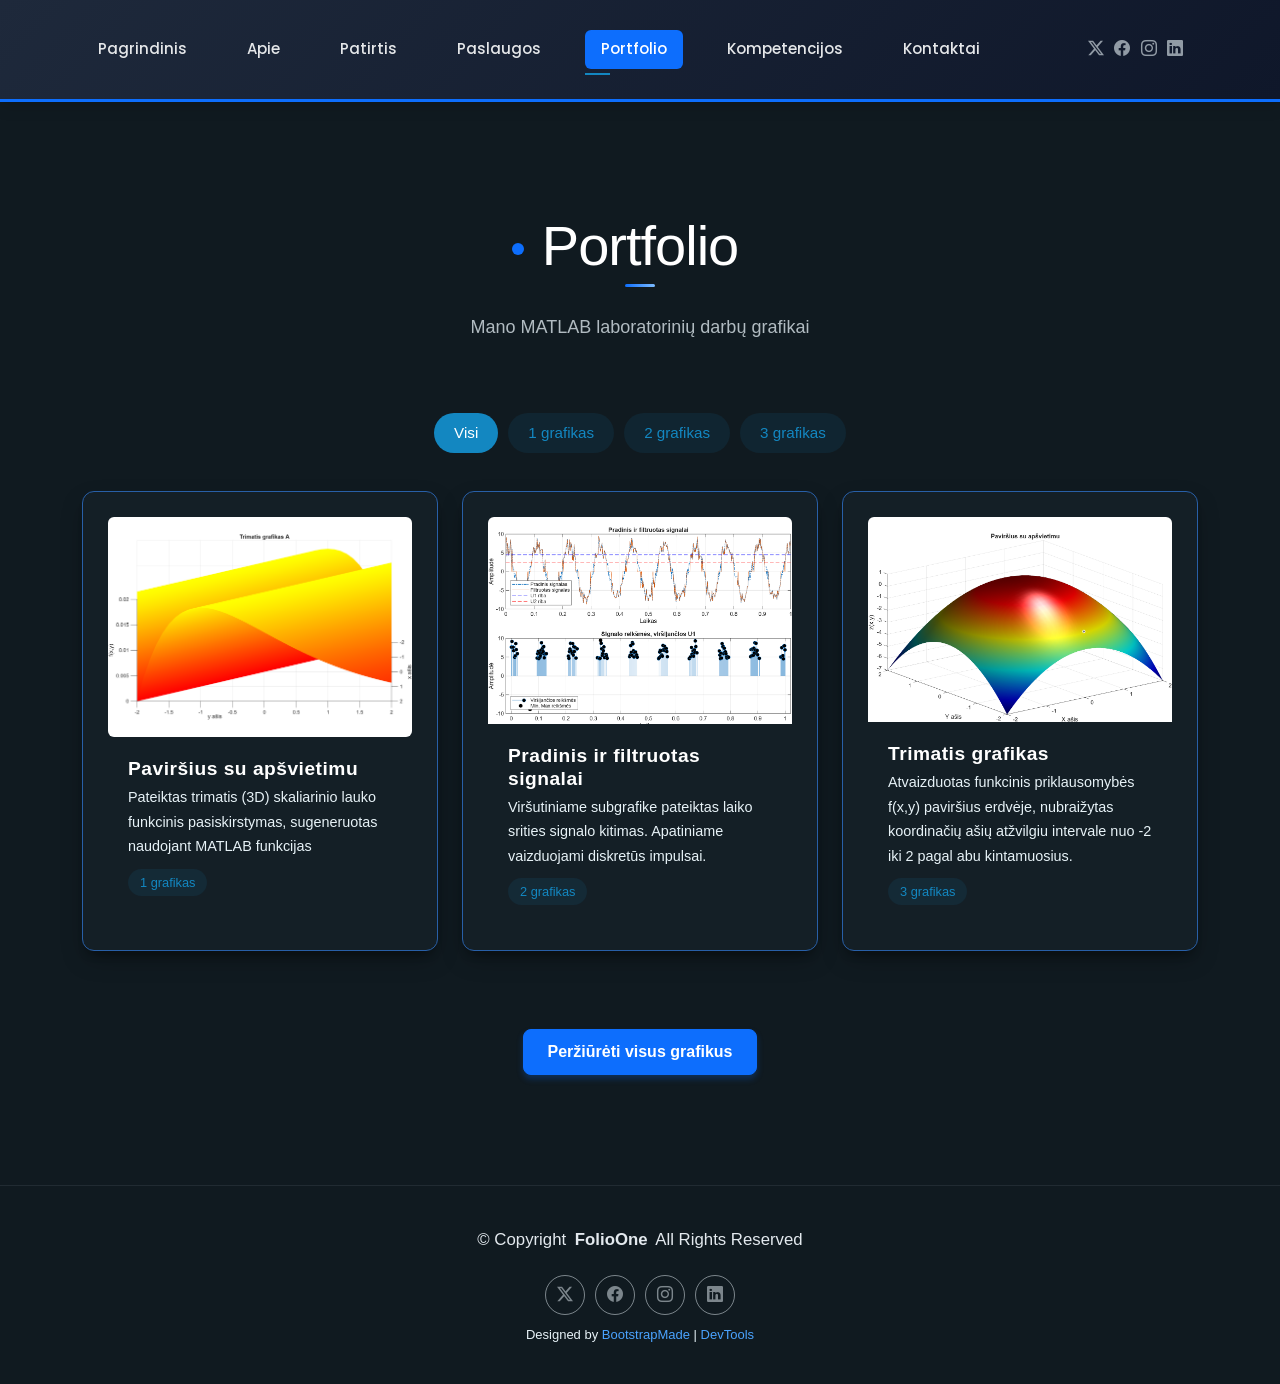
<file: portfolio.html>
<!DOCTYPE html>
<html lang="en">

<head>
  <meta charset="utf-8">
  <meta content="width=device-width, initial-scale=1.0" name="viewport">
  <title>Portfolio</title>
  <meta name="description" content="">
  <meta name="keywords" content="">

  <!-- Favicons -->
  <link href="assets/img/favicon.png" rel="icon">
  <link href="assets/img/apple-touch-icon.png" rel="apple-touch-icon">

  <!-- Fonts -->
  <link href="https://fonts.googleapis.com" rel="preconnect">
  <link href="https://fonts.gstatic.com" rel="preconnect" crossorigin>
  <link href="https://fonts.googleapis.com/css2?family=Roboto:ital,wght@0,100;0,300;0,400;0,500;0,700;0,900;1,100;1,300;1,400;1,500;1,700;1,900&family=Poppins:ital,wght@0,100;0,200;0,300;0,400;0,500;0,600;0,700;0,800;0,900;1,100;1,200;1,300;1,400;1,500;1,600;1,700;1,800;1,900&family=Raleway:ital,wght@0,100;0,200;0,300;0,400;0,500;0,600;0,700;0,800;0,900;1,100;1,200;1,300;1,400;1,500;1,600;1,700;1,800;1,900&display=swap" rel="stylesheet">

  <!-- Vendor CSS Files -->
  <link href="assets/vendor/bootstrap/css/bootstrap.min.css" rel="stylesheet">
  <link href="assets/vendor/bootstrap-icons/bootstrap-icons.css" rel="stylesheet">
  <link href="assets/vendor/aos/aos.css" rel="stylesheet">
  <link href="assets/vendor/swiper/swiper-bundle.min.css" rel="stylesheet">
  <link href="assets/vendor/glightbox/css/glightbox.min.css" rel="stylesheet">

  <!-- Main CSS File -->
  <link href="assets/css/main.css" rel="stylesheet">
  <link href="assets/css/custom.css" rel="stylesheet">
  <!-- =======================================================
  * Template Name: FolioOne
  * Template URL: https://bootstrapmade.com/folioone-bootstrap-portfolio-website-template/
  * Updated: Aug 23 2025 with Bootstrap v5.3.7
  * Author: BootstrapMade.com
  * License: https://bootstrapmade.com/license/
  ======================================================== -->
</head>

<body class="portfolio-page">

  <header id="header" class="header d-flex align-items-center light-background sticky-top">
    <div class="container position-relative d-flex align-items-center justify-content-between">

      <!-- <a href="index.html" class="logo d-flex align-items-center me-auto me-xl-0">
      <img src="assets/img/logo.webp" alt="">
      <h1 class="sitename">FolioOne</h1> 
    </a> -->

      <nav id="navmenu" class="navmenu">
        <ul>
          <li><a href="index.html">Pagrindinis</a></li>
          <li><a href="about.html">Apie</a></li>
          <li><a href="resume.html">Patirtis</a></li>
          <li><a href="services.html">Paslaugos</a></li>
          <li><a href="portfolio.html" class="active">Portfolio</a></li>
          <li><a href="competencies.html">Kompetencijos</a></li>
          <li><a href="contact.html">Kontaktai</a></li>
        </ul>
        <i class="mobile-nav-toggle d-xl-none bi bi-list"></i>
      </nav>

      <div class="header-social-links">
        <a href="#" class="twitter"><i class="bi bi-twitter-x"></i></a>
        <a href="#" class="facebook"><i class="bi bi-facebook"></i></a>
        <a href="#" class="instagram"><i class="bi bi-instagram"></i></a>
        <a href="#" class="linkedin"><i class="bi bi-linkedin"></i></a>
      </div>

    </div>
  </header>

  <main class="main">

    <!-- Portfolio Section -->
    <section id="portfolio" class="portfolio section">

      <!-- Section Title -->
      <div class="container section-title" data-aos="fade-up">
        <h2>Portfolio</h2>
        <p>Mano MATLAB laboratorinių darbų grafikai</p>
      </div><!-- End Section Title -->

      <div class="container" data-aos="fade-up" data-aos-delay="100">

        <div class="isotope-layout" data-default-filter="*" data-layout="masonry" data-sort="original-order">
          <ul class="portfolio-filters isotope-filters" data-aos="fade-up" data-aos-delay="200">
            <li data-filter="*" class="filter-active">Visi</li>
            <li data-filter=".filter-strategy">1 grafikas</li>
            <li data-filter=".filter-finance">2 grafikas</li>
            <li data-filter=".filter-operations">3 grafikas</li>
          </ul><!-- End Portfolio Filters -->

          <div class="row gy-4 isotope-container" data-aos="fade-up" data-aos-delay="300">
            <div class="col-lg-4 col-md-6 portfolio-item isotope-item filter-strategy">
              <div class="portfolio-card">
                <div class="portfolio-img">
                  <img src="assets/img/portfolio/Figure_1.png" alt="MATLAB pirmas grafikas" class="img-fluid">
                  <div class="portfolio-overlay">
                    <a href="assets/img/portfolio/Figure_1.png" class="glightbox portfolio-lightbox"><i class="bi bi-plus"></i></a>
                    <a href="#" class="portfolio-details-link"><i class="bi bi-link"></i></a>
                  </div>
                </div>
                <div class="portfolio-info">
                  <h4>Paviršius su apšvietimu</h4>
                  <p>Pateiktas trimatis (3D) skaliarinio lauko funkcinis pasiskirstymas, sugeneruotas naudojant MATLAB funkcijas</p>
                  <div class="portfolio-tags">
                    <span>1 grafikas</span>
                   
                  </div>
                </div>
              </div>
            </div>

            <div class="col-lg-4 col-md-6 portfolio-item isotope-item filter-finance">
              <div class="portfolio-card">
                <div class="portfolio-img">
                  <img src="assets/img/portfolio/Figure_2.png" alt="MATLAB antras grafikas" class="img-fluid">
                  <div class="portfolio-overlay">
                    <a href="assets/img/portfolio/Figure_2.png" class="glightbox portfolio-lightbox"><i class="bi bi-plus"></i></a>
                    <a href="#" class="portfolio-details-link"><i class="bi bi-link"></i></a>
                  </div>
                </div>
                <div class="portfolio-info">
                  
                  <h4> Pradinis ir filtruotas signalai</h4>
                  <p> Viršutiniame subgrafike pateiktas laiko srities signalo kitimas. Apatiniame vaizduojami diskretūs impulsai.</p>
                  <div class="portfolio-tags">
                    <span>2 grafikas</span>
                  
                  </div>
                </div>
              </div>
            </div>

            <div class="col-lg-4 col-md-6 portfolio-item isotope-item filter-operations">
              <div class="portfolio-card">
                <div class="portfolio-img">
                  <img src="assets/img/portfolio/Figure_3.png" alt="MATLAB trečias grafikas" class="img-fluid">
                  <div class="portfolio-overlay">
                    <a href="assets/img/portfolio/Figure_3.png" class="glightbox portfolio-lightbox"><i class="bi bi-plus"></i></a>
                    <a href="#" class="portfolio-details-link"><i class="bi bi-link"></i></a>
                  </div>
                </div>
                <div class="portfolio-info">
                  <h4>Trimatis grafikas </h4>
                  <p>Atvaizduotas funkcinis priklausomybės f(x,y) paviršius erdvėje, nubraižytas koordinačių ašių atžvilgiu intervale nuo -2 iki 2 pagal abu kintamuosius.</p>
                  <div class="portfolio-tags">
                    <span>3 grafikas</span>
                  </div>
                </div>
              </div>
            </div>   
          </div><!-- End Portfolio Items Container -->

        </div>

        <div class="text-center mt-5" data-aos="fade-up" data-aos-delay="400">
          <a href="#portfolio" class="btn btn-primary">Peržiūrėti visus grafikus</a>
        </div>

      </div>

    </section><!-- /Portfolio Section -->

  </main>

  <footer id="footer" class="footer">

    <div class="container">
      <div class="copyright text-center ">
        <p>© <span>Copyright</span> <strong class="px-1 sitename">FolioOne</strong> <span>All Rights Reserved<br></span></p>
      </div>
      <div class="social-links d-flex justify-content-center">
        <a href=""><i class="bi bi-twitter-x"></i></a>
        <a href=""><i class="bi bi-facebook"></i></a>
        <a href=""><i class="bi bi-instagram"></i></a>
        <a href=""><i class="bi bi-linkedin"></i></a>
      </div>
      <div class="credits">
        <!-- All the links in the footer should remain intact. -->
        <!-- You can delete the links only if you've purchased the pro version. -->
        <!-- Licensing information: https://bootstrapmade.com/license/ -->
        <!-- Purchase the pro version with working PHP/AJAX contact form: [buy-url] -->
        Designed by <a href="https://bootstrapmade.com/">BootstrapMade</a> | <a href="https://bootstrapmade.com/tools/">DevTools</a>
      </div>
    </div>

  </footer>

  <!-- Scroll Top -->
  <a href="#" id="scroll-top" class="scroll-top d-flex align-items-center justify-content-center"><i class="bi bi-arrow-up-short"></i></a>

  <!-- Preloader -->
  <div id="preloader"></div>

  <!-- Vendor JS Files -->
  <script src="assets/vendor/bootstrap/js/bootstrap.bundle.min.js"></script>
  <script src="assets/vendor/php-email-form/validate.js"></script>
  <script src="assets/vendor/aos/aos.js"></script>
  <script src="assets/vendor/typed.js/typed.umd.js"></script>
  <script src="assets/vendor/waypoints/noframework.waypoints.js"></script>
  <script src="assets/vendor/purecounter/purecounter_vanilla.js"></script>
  <script src="assets/vendor/swiper/swiper-bundle.min.js"></script>
  <script src="assets/vendor/imagesloaded/imagesloaded.pkgd.min.js"></script>
  <script src="assets/vendor/isotope-layout/isotope.pkgd.min.js"></script>
  <script src="assets/vendor/glightbox/js/glightbox.min.js"></script>

  <!-- Main JS File -->
  <script src="assets/js/main.js"></script>

</body>

</html>
</file>
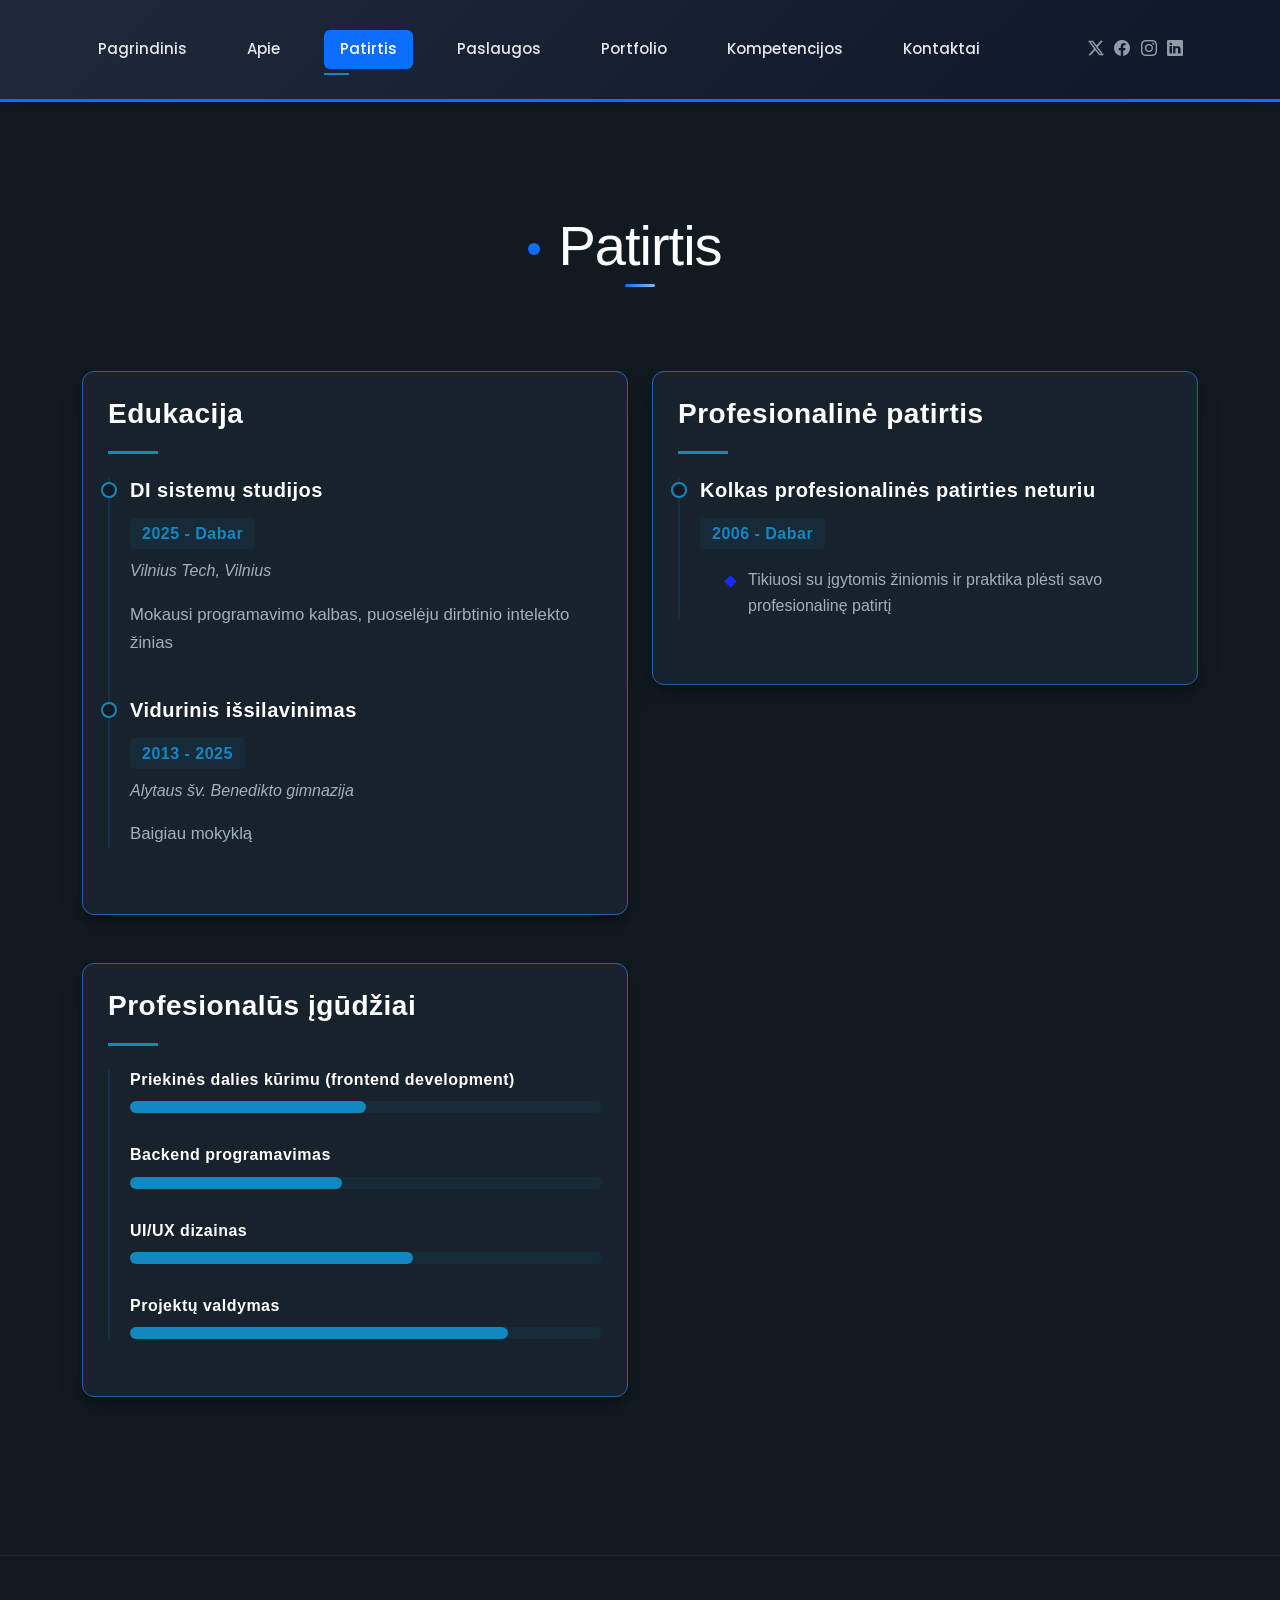
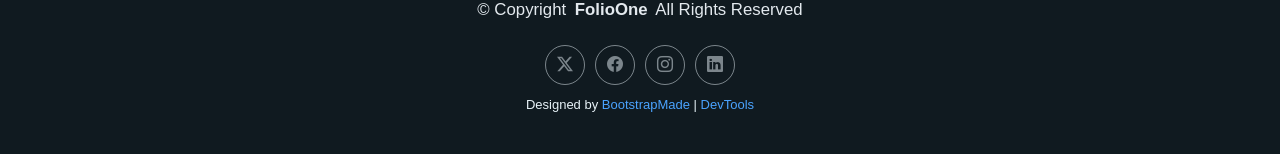
<file: resume.html>
<!DOCTYPE html>
<html lang="en">

<head>
  <meta charset="utf-8">
  <meta content="width=device-width, initial-scale=1.0" name="viewport">
  <title>Patirtis</title>
  <meta name="description" content="">
  <meta name="keywords" content="">

  <!-- Favicons -->
  <link href="assets/img/favicon.png" rel="icon">
  <link href="assets/img/apple-touch-icon.png" rel="apple-touch-icon">

  <!-- Fonts -->
  <link href="https://fonts.googleapis.com" rel="preconnect">
  <link href="https://fonts.gstatic.com" rel="preconnect" crossorigin>
  <link href="https://fonts.googleapis.com/css2?family=Roboto:ital,wght@0,100;0,300;0,400;0,500;0,700;0,900;1,100;1,300;1,400;1,500;1,700;1,900&family=Poppins:ital,wght@0,100;0,200;0,300;0,400;0,500;0,600;0,700;0,800;0,900;1,100;1,200;1,300;1,400;1,500;1,600;1,700;1,800;1,900&family=Raleway:ital,wght@0,100;0,200;0,300;0,400;0,500;0,600;0,700;0,800;0,900;1,100;1,200;1,300;1,400;1,500;1,600;1,700;1,800;1,900&display=swap" rel="stylesheet">

  <!-- Vendor CSS Files -->
  <link href="assets/vendor/bootstrap/css/bootstrap.min.css" rel="stylesheet">
  <link href="assets/vendor/bootstrap-icons/bootstrap-icons.css" rel="stylesheet">
  <link href="assets/vendor/aos/aos.css" rel="stylesheet">
  <link href="assets/vendor/swiper/swiper-bundle.min.css" rel="stylesheet">
  <link href="assets/vendor/glightbox/css/glightbox.min.css" rel="stylesheet">

  <!-- Main CSS File -->
  <link href="assets/css/main.css" rel="stylesheet">
  <link href="assets/css/custom.css" rel="stylesheet">
  <!-- =======================================================
  * Template Name: FolioOne
  * Template URL: https://bootstrapmade.com/folioone-bootstrap-portfolio-website-template/
  * Updated: Aug 23 2025 with Bootstrap v5.3.7
  * Author: BootstrapMade.com
  * License: https://bootstrapmade.com/license/
  ======================================================== -->
</head>

<body class="resume-page">

  <header id="header" class="header d-flex align-items-center light-background sticky-top">
    <div class="container position-relative d-flex align-items-center justify-content-between">

      <!-- <a href="index.html" class="logo d-flex align-items-center me-auto me-xl-0">
      <img src="assets/img/logo.webp" alt="">
      <h1 class="sitename">FolioOne</h1> 
    </a> -->

      <nav id="navmenu" class="navmenu">
        <ul>
          <li><a href="index.html">Pagrindinis</a></li>
          <li><a href="about.html">Apie</a></li>
          <li><a href="resume.html" class="active">Patirtis</a></li>
          <li><a href="services.html">Paslaugos</a></li>
          <li><a href="portfolio.html">Portfolio</a></li>
          <li><a href="competencies.html">Kompetencijos</a></li>
          <li><a href="contact.html">Kontaktai</a></li>
        </ul>
        <i class="mobile-nav-toggle d-xl-none bi bi-list"></i>
      </nav>

      <div class="header-social-links">
        <a href="#" class="twitter"><i class="bi bi-twitter-x"></i></a>
        <a href="#" class="facebook"><i class="bi bi-facebook"></i></a>
        <a href="#" class="instagram"><i class="bi bi-instagram"></i></a>
        <a href="#" class="linkedin"><i class="bi bi-linkedin"></i></a>
      </div>

    </div>
  </header>

  <main class="main">

    <!-- Resume Section -->
    <section id="resume" class="resume section">

      <!-- Section Title -->
      <div class="container section-title" data-aos="fade-up">
        <h2>Patirtis</h2>
      </div><!-- End Section Title -->

      <div class="container" data-aos="fade-up" data-aos-delay="100">

        <div class="row">
          <div class="col-lg-6">

            <!-- Education Section -->
            <div class="resume-item" data-aos="fade-up">
              <h3 class="resume-title">Edukacija</h3>

              <div class="resume-content">
                <article class="education-item">
                  <h4>DI sistemų studijos</h4>
                  <h5>2025 - Dabar</h5>
                  <p class="institution"><em>Vilnius Tech, Vilnius</em></p>
                  <p>Mokausi programavimo kalbas, puoselėju dirbtinio intelekto žinias </p>
                </article>

                <article class="education-item">
                  <h4>Vidurinis išsilavinimas</h4>
                  <h5>2013 - 2025</h5>
                  <p class="institution"><em>Alytaus šv. Benedikto gimnazija </em></p>
                  <p>Baigiau mokyklą</p>
                </article>
              </div>
            </div><!-- End Education Section -->

            <!-- Professional Skills Section -->
            <div class="resume-item skills-animation" data-aos="fade-up">
              <h3 class="resume-title">Profesionalūs įgūdžiai</h3>

              <div class="resume-content">
                <div class="skill-item">
                  <h4>Priekinės dalies kūrimu (frontend development)</h4>
                  <div class="progress">
                    <div class="progress-bar" role="progressbar" aria-valuenow="50" aria-valuemin="0" aria-valuemax="100"></div>
                  </div>
                </div>

                <div class="skill-item">
                  <h4>Backend programavimas</h4>
                  <div class="progress">
                    <div class="progress-bar" role="progressbar" aria-valuenow="45" aria-valuemin="0" aria-valuemax="100"></div>
                  </div>
                </div>

                <div class="skill-item">
                  <h4>UI/UX dizainas</h4>
                  <div class="progress">
                    <div class="progress-bar" role="progressbar" aria-valuenow="60" aria-valuemin="0" aria-valuemax="100"></div>
                  </div>
                </div>

                <div class="skill-item">
                  <h4>Projektų valdymas</h4>
                  <div class="progress">
                    <div class="progress-bar" role="progressbar" aria-valuenow="80" aria-valuemin="0" aria-valuemax="100"></div>
                  </div>
                </div>
              </div>
            </div><!-- End Professional Skills Section -->
          </div>

          <div class="col-lg-6">
            <!-- Experience Section -->
            <div class="resume-item" data-aos="fade-up" data-aos-delay="100">
              <h3 class="resume-title">Profesionalinė patirtis</h3>

              <div class="resume-content">
                <article class="experience-item">
                  <h4>Kolkas profesionalinės patirties neturiu</h4>
                  <h5>2006 - Dabar</h5>
                  <ul>
                    <li>Tikiuosi su įgytomis žiniomis ir praktika plėsti savo profesionalinę patirtį</li>
                  </ul>
                </article>
              </div>
            </div><!-- End Experience Section -->
          </div>
        </div>

      </div>

    </section><!-- /Resume Section -->

  </main>

  <footer id="footer" class="footer">

    <div class="container">
      <div class="copyright text-center ">
        <p>© <span>Copyright</span> <strong class="px-1 sitename">FolioOne</strong> <span>All Rights Reserved<br></span></p>
      </div>
      <div class="social-links d-flex justify-content-center">
        <a href=""><i class="bi bi-twitter-x"></i></a>
        <a href=""><i class="bi bi-facebook"></i></a>
        <a href=""><i class="bi bi-instagram"></i></a>
        <a href=""><i class="bi bi-linkedin"></i></a>
      </div>
      <div class="credits">
        <!-- All the links in the footer should remain intact. -->
        <!-- You can delete the links only if you've purchased the pro version. -->
        <!-- Licensing information: https://bootstrapmade.com/license/ -->
        <!-- Purchase the pro version with working PHP/AJAX contact form: [buy-url] -->
        Designed by <a href="https://bootstrapmade.com/">BootstrapMade</a> | <a href="https://bootstrapmade.com/tools/">DevTools</a>
      </div>
    </div>

  </footer>

  <!-- Scroll Top -->
  <a href="#" id="scroll-top" class="scroll-top d-flex align-items-center justify-content-center"><i class="bi bi-arrow-up-short"></i></a>

  <!-- Preloader -->
  <div id="preloader"></div>

  <!-- Vendor JS Files -->
  <script src="assets/vendor/bootstrap/js/bootstrap.bundle.min.js"></script>
  <script src="assets/vendor/php-email-form/validate.js"></script>
  <script src="assets/vendor/aos/aos.js"></script>
  <script src="assets/vendor/typed.js/typed.umd.js"></script>
  <script src="assets/vendor/waypoints/noframework.waypoints.js"></script>
  <script src="assets/vendor/purecounter/purecounter_vanilla.js"></script>
  <script src="assets/vendor/swiper/swiper-bundle.min.js"></script>
  <script src="assets/vendor/imagesloaded/imagesloaded.pkgd.min.js"></script>
  <script src="assets/vendor/isotope-layout/isotope.pkgd.min.js"></script>
  <script src="assets/vendor/glightbox/js/glightbox.min.js"></script>

  <!-- Main JS File -->
  <script src="assets/js/main.js"></script>

</body>

</html>
</file>
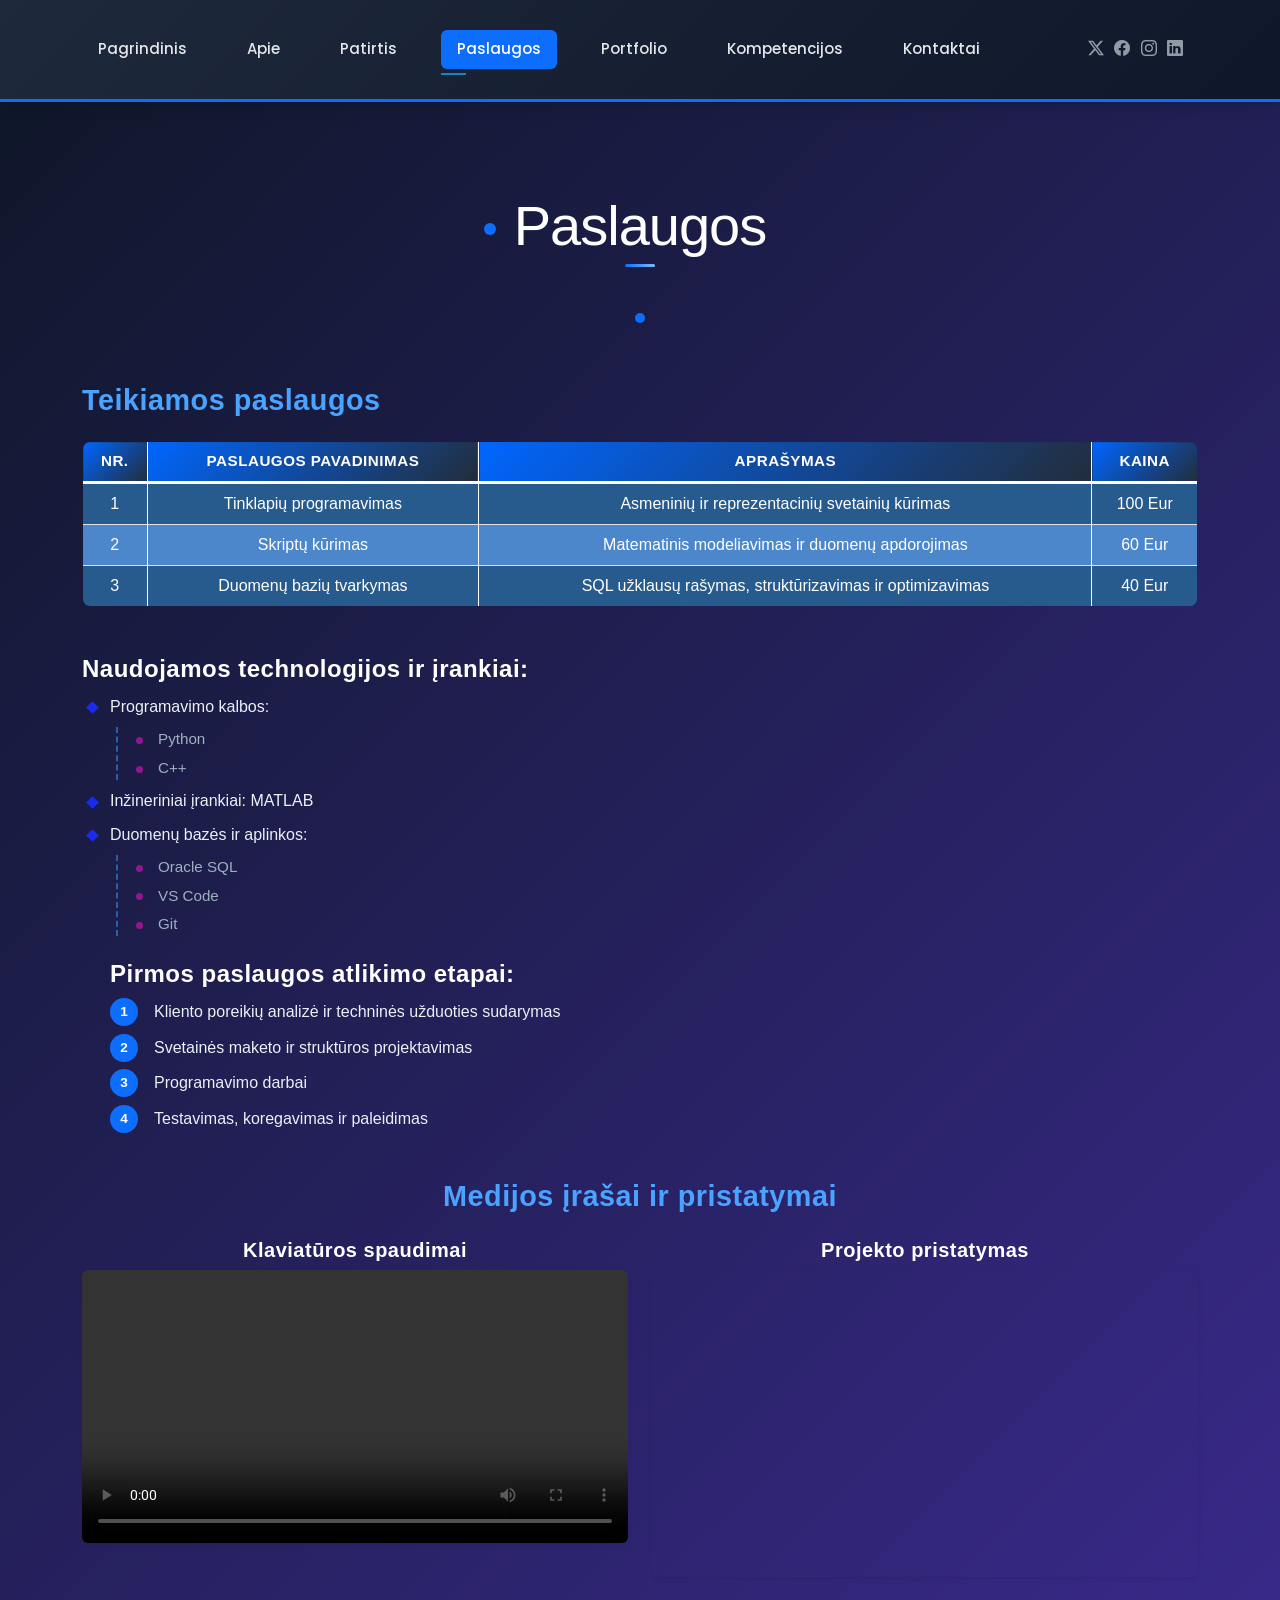
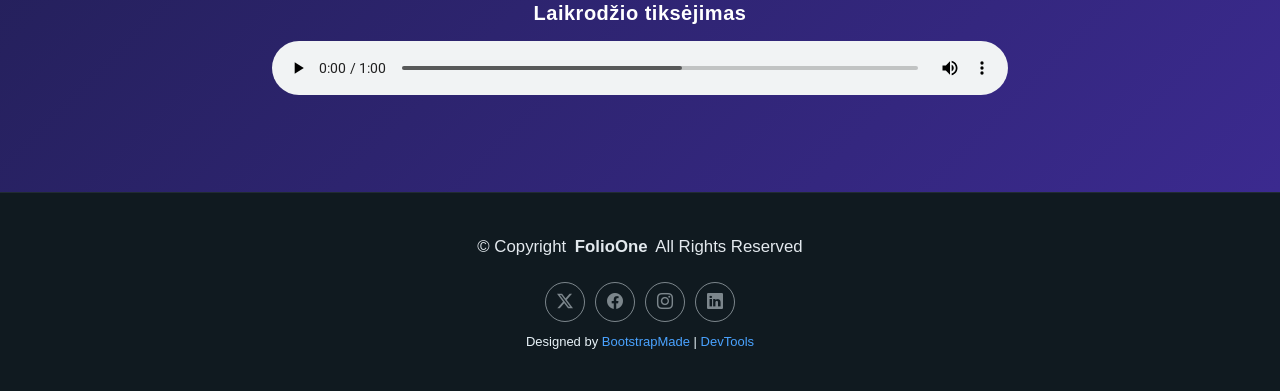
<file: services.html>
<!DOCTYPE html>
<html lang="en">

<head>
  <meta charset="utf-8">
  <meta content="width=device-width, initial-scale=1.0" name="viewport">
  <title>Paslaugos</title>
  <meta name="description" content="">
  <meta name="keywords" content="">

  <!-- Favicons -->
  <link href="assets/img/favicon.png" rel="icon">
  <link href="assets/img/apple-touch-icon.png" rel="apple-touch-icon">

  <!-- Fonts -->
  <link href="https://fonts.googleapis.com" rel="preconnect">
  <link href="https://fonts.gstatic.com" rel="preconnect" crossorigin>
  <link href="https://fonts.googleapis.com/css2?family=Roboto:ital,wght@0,100;0,300;0,400;0,500;0,700;0,900;1,100;1,300;1,400;1,500;1,700;1,900&family=Poppins:ital,wght@0,100;0,200;0,300;0,400;0,500;0,600;0,700;0,800;0,900;1,100;1,200;1,300;1,400;1,500;1,600;1,700;1,800;1,900&family=Raleway:ital,wght@0,100;0,200;0,300;0,400;0,500;0,600;0,700;0,800;0,900;1,100;1,200;1,300;1,400;1,500;1,600;1,700;1,800;1,900&display=swap" rel="stylesheet">

  <!-- Vendor CSS Files -->
  <link href="assets/vendor/bootstrap/css/bootstrap.min.css" rel="stylesheet">
  <link href="assets/vendor/bootstrap-icons/bootstrap-icons.css" rel="stylesheet">
  <link href="assets/vendor/aos/aos.css" rel="stylesheet">
  <link href="assets/vendor/swiper/swiper-bundle.min.css" rel="stylesheet">
  <link href="assets/vendor/glightbox/css/glightbox.min.css" rel="stylesheet">

  <!-- Main CSS File -->
  <link href="assets/css/main.css" rel="stylesheet">
  <link href="assets/css/custom.css" rel="stylesheet">
  <!-- =======================================================
  * Template Name: FolioOne
  * Template URL: https://bootstrapmade.com/folioone-bootstrap-portfolio-website-template/
  * Updated: Aug 23 2025 with Bootstrap v5.3.7
  * Author: BootstrapMade.com
  * License: https://bootstrapmade.com/license/
  ======================================================== -->
</head>

<body class="services-page">

  <header id="header" class="header d-flex align-items-center light-background sticky-top">
    <div class="container position-relative d-flex align-items-center justify-content-between">

      <!-- <a href="index.html" class="logo d-flex align-items-center me-auto me-xl-0">
      <img src="assets/img/logo.webp" alt="">
      <h1 class="sitename">FolioOne</h1> 
    </a> -->

      <nav id="navmenu" class="navmenu">
        <ul>
          <li><a href="index.html">Pagrindinis</a></li>
          <li><a href="about.html">Apie</a></li>
          <li><a href="resume.html">Patirtis</a></li>
          <li><a href="services.html" class="active">Paslaugos</a></li>
          <li><a href="portfolio.html">Portfolio</a></li>
          <li><a href="competencies.html">Kompetencijos</a></li>
          <li><a href="contact.html">Kontaktai</a></li>
        </ul>
        <i class="mobile-nav-toggle d-xl-none bi bi-list"></i>
      </nav>

      <div class="header-social-links">
        <a href="#" class="twitter"><i class="bi bi-twitter-x"></i></a>
        <a href="#" class="facebook"><i class="bi bi-facebook"></i></a>
        <a href="#" class="instagram"><i class="bi bi-instagram"></i></a>
        <a href="#" class="linkedin"><i class="bi bi-linkedin"></i></a>
      </div>

    </div>
  </header>

  <main class="main">

    <!-- Services Section -->
    <section id="services" class="services section">

      <!-- Section Title -->
      <div class="container section-title" data-aos="fade-up">
        <h2>Paslaugos</h2>
      </div><!-- End Section Title -->

<div class="container" data-aos="fade-up">
  <h3 class="mb-4">Teikiamos paslaugos</h3>
  <table class="table table-bordered">
    <thead class="table-dark">
      <tr>
        <th>Nr.</th>
        <th>Paslaugos pavadinimas</th>
        <th>Aprašymas</th>
        <th>Kaina</th>
      </tr>
    </thead>
    <tbody>
      <tr>
        <td>1</td>
        <td>Tinklapių programavimas</td>
        <td>Asmeninių ir reprezentacinių svetainių kūrimas</td>
        <td>100 Eur</td>
      </tr>
      <tr>
        <td>2</td>
        <td>Skriptų kūrimas</td>
        <td>Matematinis modeliavimas ir duomenų apdorojimas </td>
        <td>60 Eur</td>
      </tr>
      <tr>
        <td>3</td>
        <td>Duomenų bazių tvarkymas</td>
        <td>SQL užklausų rašymas, struktūrizavimas ir optimizavimas </td>
        <td>40 Eur</td>
      </tr>
    </tbody>
  </table>
</div>

  <div class="container mt-5" data-aos="fade-up">
  <h4>Naudojamos technologijos ir įrankiai:</h4>
  <ul>
    <li>Programavimo kalbos: 
      <ul>
        <li>Python</li>
        <li>C++</li>
      </ul>
    </li>
    <li>Inžineriniai įrankiai: MATLAB</li>
    </li>
    <li>Duomenų bazės ir aplinkos:
      <ul>
        <li>Oracle SQL</li>
        <li>VS Code</li>
        <li>Git</li>
  </ul>

  <h4 class="mt-4">Pirmos paslaugos atlikimo etapai:</h4>
  <ol>
    <li>Kliento poreikių analizė ir techninės užduoties sudarymas</li>
    <li>Svetainės maketo ir struktūros projektavimas</li>
    <li>Programavimo darbai</li>
    <li>Testavimas, koregavimas ir paleidimas</li>
  </ol>

</div>

<div class="container mt-5" data-aos="fade-up">
  <h3 class="mb-4 text-center">Medijos įrašai ir pristatymai</h3>

  <div class="row gy-4 justify-content-center">
    
    <div class="col-lg-6">
      <h5 class="text-center">Klaviatūros spaudimai</h5>
      <video controls class="w-100 rounded shadow-sm">
        <source src="assets/media/typing.mp4" type="video/mp4">
        Jūsų naršyklė nepalaiko video žymos.
      </video>
    </div>

    <div class="col-lg-6">
      <h5 class="text-center">Projekto pristatymas</h5>
      <div class="ratio ratio-16x9 shadow-sm rounded overflow-hidden">
        <iframe src="https://www.youtube.com/embed/BoUVIhtqjAw" title="YouTube video player" frameborder="0" allow="accelerometer; autoplay; clipboard-write; encrypted-media; gyroscope; picture-in-picture; web-share" allowfullscreen></iframe>
      </div>
    </div>

    <div class="col-lg-8 mt-4 text-center">
      <h5>Laikrodžio tiksėjimas</h5>
      <audio controls class="w-100 mt-2">
        <source src="assets/media/clock.mp3" type="audio/mpeg">
        Jūsų naršyklė nepalaiko audio žymos.
      </audio>
    </div>

  </div>
</div>

        </div>

      </div>

    </section><!-- /Services Section -->

  </main>

  <footer id="footer" class="footer">

    <div class="container">
      <div class="copyright text-center ">
        <p>© <span>Copyright</span> <strong class="px-1 sitename">FolioOne</strong> <span>All Rights Reserved<br></span></p>
      </div>
      <div class="social-links d-flex justify-content-center">
        <a href=""><i class="bi bi-twitter-x"></i></a>
        <a href=""><i class="bi bi-facebook"></i></a>
        <a href=""><i class="bi bi-instagram"></i></a>
        <a href=""><i class="bi bi-linkedin"></i></a>
      </div>
      <div class="credits">
        <!-- All the links in the footer should remain intact. -->
        <!-- You can delete the links only if you've purchased the pro version. -->
        <!-- Licensing information: https://bootstrapmade.com/license/ -->
        <!-- Purchase the pro version with working PHP/AJAX contact form: [buy-url] -->
        Designed by <a href="https://bootstrapmade.com/">BootstrapMade</a> | <a href="https://bootstrapmade.com/tools/">DevTools</a>
      </div>
    </div>

  </footer>

  <!-- Scroll Top -->
  <a href="#" id="scroll-top" class="scroll-top d-flex align-items-center justify-content-center"><i class="bi bi-arrow-up-short"></i></a>

  <!-- Preloader -->
  <div id="preloader"></div>

  <!-- Vendor JS Files -->
  <script src="assets/vendor/bootstrap/js/bootstrap.bundle.min.js"></script>
  <script src="assets/vendor/php-email-form/validate.js"></script>
  <script src="assets/vendor/aos/aos.js"></script>
  <script src="assets/vendor/typed.js/typed.umd.js"></script>
  <script src="assets/vendor/waypoints/noframework.waypoints.js"></script>
  <script src="assets/vendor/purecounter/purecounter_vanilla.js"></script>
  <script src="assets/vendor/swiper/swiper-bundle.min.js"></script>
  <script src="assets/vendor/imagesloaded/imagesloaded.pkgd.min.js"></script>
  <script src="assets/vendor/isotope-layout/isotope.pkgd.min.js"></script>
  <script src="assets/vendor/glightbox/js/glightbox.min.js"></script>

  <!-- Main JS File -->
  <script src="assets/js/main.js"></script>

</body>

</html>
</file>
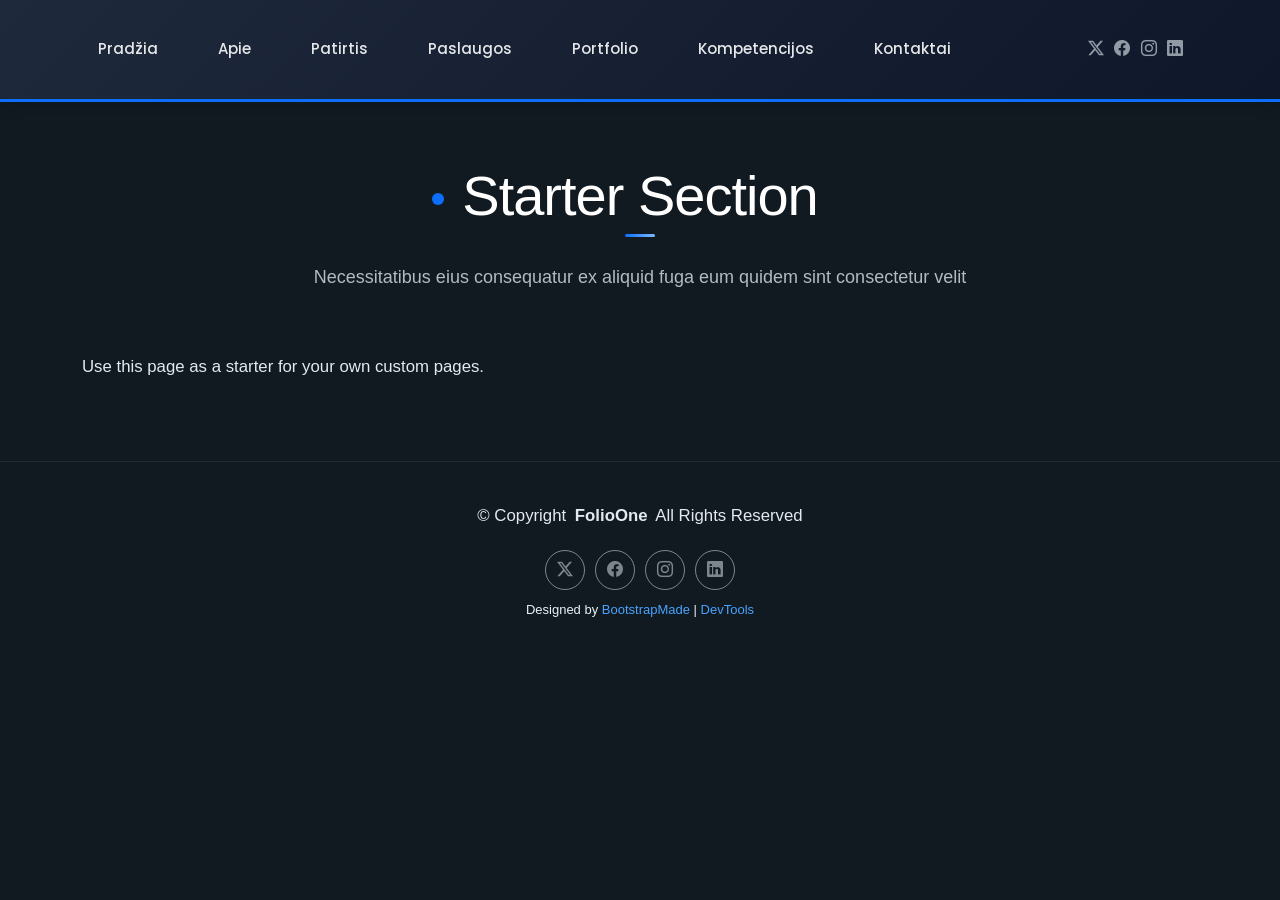
<file: starter-page.html>
<!DOCTYPE html>
<html lang="en">

<head>
  <meta charset="utf-8">
  <meta content="width=device-width, initial-scale=1.0" name="viewport">
  <title>Pagrindinis</title>
  <meta name="description" content="">
  <meta name="keywords" content="">

  <!-- Favicons -->
  <link href="assets/img/favicon.png" rel="icon">
  <link href="assets/img/apple-touch-icon.png" rel="apple-touch-icon">

  <!-- Fonts -->
  <link href="https://fonts.googleapis.com" rel="preconnect">
  <link href="https://fonts.gstatic.com" rel="preconnect" crossorigin>
  <link href="https://fonts.googleapis.com/css2?family=Roboto:ital,wght@0,100;0,300;0,400;0,500;0,700;0,900;1,100;1,300;1,400;1,500;1,700;1,900&family=Poppins:ital,wght@0,100;0,200;0,300;0,400;0,500;0,600;0,700;0,800;0,900;1,100;1,200;1,300;1,400;1,500;1,600;1,700;1,800;1,900&family=Raleway:ital,wght@0,100;0,200;0,300;0,400;0,500;0,600;0,700;0,800;0,900;1,100;1,200;1,300;1,400;1,500;1,600;1,700;1,800;1,900&display=swap" rel="stylesheet">

  <!-- Vendor CSS Files -->
  <link href="assets/vendor/bootstrap/css/bootstrap.min.css" rel="stylesheet">
  <link href="assets/vendor/bootstrap-icons/bootstrap-icons.css" rel="stylesheet">
  <link href="assets/vendor/aos/aos.css" rel="stylesheet">
  <link href="assets/vendor/swiper/swiper-bundle.min.css" rel="stylesheet">
  <link href="assets/vendor/glightbox/css/glightbox.min.css" rel="stylesheet">

  <!-- Main CSS File -->
  <link href="assets/css/main.css" rel="stylesheet">
  <link href="assets/css/custom.css" rel="stylesheet">

  <!-- =======================================================
  * Template Name: FolioOne
  * Template URL: https://bootstrapmade.com/folioone-bootstrap-portfolio-website-template/
  * Updated: Aug 23 2025 with Bootstrap v5.3.7
  * Author: BootstrapMade.com
  * License: https://bootstrapmade.com/license/
  ======================================================== -->
</head>

<body class="starter-page-page">

  <header id="header" class="header d-flex align-items-center light-background sticky-top">
    <div class="container position-relative d-flex align-items-center justify-content-between">

      <!-- <a href="index.html" class="logo d-flex align-items-center me-auto me-xl-0">
      <img src="assets/img/logo.webp" alt="">
      <h1 class="sitename">FolioOne</h1> 
    </a> -->

      <nav id="navmenu" class="navmenu">
        <ul>
          <li><a href="index.html">Pradžia</a></li>
          <li><a href="about.html">Apie</a></li>
          <li><a href="resume.html">Patirtis</a></li>
          <li><a href="services.html">Paslaugos</a></li>
          <li><a href="portfolio.html">Portfolio</a></li>
          <li><a href="competencies.html">Kompetencijos</a></li>
          <li><a href="contact.html">Kontaktai</a></li>
        </ul>
        <i class="mobile-nav-toggle d-xl-none bi bi-list"></i>
      </nav>

      <div class="header-social-links">
        <a href="#" class="twitter"><i class="bi bi-twitter-x"></i></a>
        <a href="#" class="facebook"><i class="bi bi-facebook"></i></a>
        <a href="#" class="instagram"><i class="bi bi-instagram"></i></a>
        <a href="#" class="linkedin"><i class="bi bi-linkedin"></i></a>
      </div>

    </div>
  </header>

  <main class="main">

    <!-- Starter Section Section -->
    <section id="starter-section" class="starter-section section">

      <!-- Section Title -->
      <div class="container section-title" data-aos="fade-up">
        <h2>Starter Section</h2>
        <p>Necessitatibus eius consequatur ex aliquid fuga eum quidem sint consectetur velit</p>
      </div><!-- End Section Title -->

      <div class="container" data-aos="fade-up">
        <p>Use this page as a starter for your own custom pages.</p>
      </div>

    </section><!-- /Starter Section Section -->

  </main>

  <footer id="footer" class="footer">

    <div class="container">
      <div class="copyright text-center ">
        <p>© <span>Copyright</span> <strong class="px-1 sitename">FolioOne</strong> <span>All Rights Reserved<br></span></p>
      </div>
      <div class="social-links d-flex justify-content-center">
        <a href=""><i class="bi bi-twitter-x"></i></a>
        <a href=""><i class="bi bi-facebook"></i></a>
        <a href=""><i class="bi bi-instagram"></i></a>
        <a href=""><i class="bi bi-linkedin"></i></a>
      </div>
      <div class="credits">
        <!-- All the links in the footer should remain intact. -->
        <!-- You can delete the links only if you've purchased the pro version. -->
        <!-- Licensing information: https://bootstrapmade.com/license/ -->
        <!-- Purchase the pro version with working PHP/AJAX contact form: [buy-url] -->
        Designed by <a href="https://bootstrapmade.com/">BootstrapMade</a> | <a href="https://bootstrapmade.com/tools/">DevTools</a>
      </div>
    </div>

  </footer>

  <!-- Scroll Top -->
  <a href="#" id="scroll-top" class="scroll-top d-flex align-items-center justify-content-center"><i class="bi bi-arrow-up-short"></i></a>

  <!-- Preloader -->
  <div id="preloader"></div>

  <!-- Vendor JS Files -->
  <script src="assets/vendor/bootstrap/js/bootstrap.bundle.min.js"></script>
  <script src="assets/vendor/php-email-form/validate.js"></script>
  <script src="assets/vendor/aos/aos.js"></script>
  <script src="assets/vendor/typed.js/typed.umd.js"></script>
  <script src="assets/vendor/waypoints/noframework.waypoints.js"></script>
  <script src="assets/vendor/purecounter/purecounter_vanilla.js"></script>
  <script src="assets/vendor/swiper/swiper-bundle.min.js"></script>
  <script src="assets/vendor/imagesloaded/imagesloaded.pkgd.min.js"></script>
  <script src="assets/vendor/isotope-layout/isotope.pkgd.min.js"></script>
  <script src="assets/vendor/glightbox/js/glightbox.min.js"></script>

  <!-- Main JS File -->
  <script src="assets/js/main.js"></script>

</body>

</html>
</file>
<file: assets/css/custom.css>
body {
  font-family: 'Arial', 'Segoe UI', Tahoma, Geneva, Verdana, sans-serif !important;
  color: #e9ecea;
}

h1, h2, h3, h4, h5, h6 {
  font-family: 'Tahoma', 'Verdana', sans-serif !important;
  font-weight: 700;
  letter-spacing: 0.5px;
}

h1 { font-size: 2.8rem; color: #8088d3; }
h2 { font-size: 2.3rem; padding-bottom: 8px; }
h3 { font-size: 1.8rem; color: #4aa3ff; }

p {
  font-size: 1.05rem;
  line-height: 1.7;
  color: #e3e9ee;
  margin-bottom: 1.2rem;
}

a {
  color: #4aa3ff;
  text-decoration: none;
  transition: color 0.3s ease;
}

a:hover {
  color: #7dbcff;
  text-decoration: underline;
}

.btn-primary,
.btn,
.cta-group a {
  background-color: #0d6efd !important;
  border-color: #0d6efd !important;
  color: #ffffff !important;            
  border-radius: 8px !important;
  padding: 10px 24px !important;
  font-weight: 600;
  box-shadow: 0 4px 6px rgba(13, 110, 253, 0.25);
  transition: all 0.3s ease-in-out !important;
}

.btn-primary:hover,
.btn:hover,
.cta-group a:hover {
  background-color: #0b5ed7 !important;
  color: #ffffff !important;
  text-decoration: none;
  transform: translateY(-2px);
  box-shadow: 0 6px 12px rgba(13, 110, 253, 0.4);
}

.btn-primary:active,
.btn:active,
.cta-group a:active {
  transform: translateY(0);
  box-shadow: 0 2px 4px rgba(13, 110, 253, 0.25);
}

#hero, #about, #resume, #portfolio, #services, #contact,
section.about, section.resume, section.portfolio {
  padding-top: 90px !important;
  padding-bottom: 90px !important;
  margin-top: 20px;
  margin-bottom: 20px;
  scroll-margin-top: 90px;            
}

.resume-item,
.portfolio-card,
.skill-box,
.service-item,
.info-box {
  background: #17222d;           
  color: #e3e9ee;
  border: 1px solid #285fa7 !important;
  border-radius: 12px !important;
  padding: 25px !important;
  box-shadow: 0 10px 25px -5px rgba(0, 0, 0, 0.35),
              0 8px 10px -6px rgba(0, 0, 0, 0.35) !important;
  transition: transform 0.3s ease, box-shadow 0.3s ease;
}

.resume-item h3, .resume-item h4, .resume-item h5,
.portfolio-card h3, .service-item h3, .info-box h3 {
  color: #ffffff;
}

.resume-item p, .resume-item li, .resume-item em,
.portfolio-card p, .service-item p, .info-box p {
  color: #9fb0bf;
}

.resume-item:hover,
.portfolio-card:hover,
.service-item:hover {
  transform: translateY(-5px);
  box-shadow: 0 20px 30px -10px rgba(0, 0, 0, 0.55) !important;
}

.header {
  background: linear-gradient(135deg, #1e293b, #0f172a) !important;
  border-bottom: 3px solid #0d6efd;
  box-shadow: 0 4px 15px rgba(0, 0, 0, 0.15);
}

.navmenu a {
  color: #e5e7e9 !important;
  font-weight: 500;
  padding: 8px 16px !important;
  border-radius: 6px;
  transition: background-color 0.2s;
}

.navmenu a:hover,
.navmenu a.active {
  background-color: #0d6efd !important;
  color: #ffffff !important;
  text-decoration: none;
}

.scroll-top {
  background-color: #2210ae !important;
  color: #ffffff !important;
  width: 45px;
  height: 45px;
  border-radius: 50% !important;
  box-shadow: 0 4px 10px rgba(255, 48, 25, 0.4);
  transition: all 0.3s ease;
}

.scroll-top:hover {
  background-color: #719cd4 !important;
  transform: scale(1.1);
}

.portfolio-card {
  display: flex !important;
  flex-direction: column;
  height: 460px;              
  box-sizing: border-box;
}

.portfolio-card img {
  width: 100% !important;
  height: 220px !important;   
  object-fit: contain;        
  background: #ffffff;        
  border-radius: 6px;
  flex-shrink: 0;
}

.portfolio-card p {
  flex-grow: 1;               
}
main ul {
  list-style: none;
  padding-left: 0;
  margin: 10px 0 20px;
}
 
main ul > li {
  position: relative;
  padding-left: 28px;
  margin-bottom: 8px;
  line-height: 1.6;
}
 
main ul > li::before {
  content: "";
  position: absolute;
  left: 6px;
  top: 0.6em;
  width: 9px;
  height: 9px;
  background: #192bee;
  transform: rotate(45deg);
}
 
main ol {
  list-style: none;
  counter-reset: zingsnis;
  padding-left: 0;
  margin: 10px 0 20px;
}
 
main ol > li {
  counter-increment: zingsnis;
  position: relative;
  padding-left: 44px;
  margin-bottom: 10px;
  line-height: 1.6;
}
 
main ol > li::before {
  content: counter(zingsnis);
  position: absolute;
  left: 0;
  top: -1px;
  width: 28px;
  height: 28px;
  border-radius: 50%;
  background: #0d6efd;
  color: #ffffff;
  font-weight: 700;
  font-size: 0.85rem;
  display: flex;
  align-items: center;
  justify-content: center;
}
 
main ul:not(.portfolio-filters):not(.resume-item ul) ul {
  margin: 8px 0 4px 6px;
  padding-left: 12px;
  border-left: 2px dashed #285fa7;
}
 main ul:not(.portfolio-filters):not(.resume-item ul) ul > li {
  font-size: 0.95rem;
  color: #9fb0bf;
  margin-bottom: 4px;
}
 
main ul:not(.portfolio-filters):not(.resume-item ul) ul > li::before {
  width: 7px;
  height: 7px;
  border-radius: 50%;
  background: #921690;
  transform: none;
  top: 0.65em;
}

main table {
  width: 100%;
  border-collapse: collapse;
  border: 1px solid #000000;
  border-radius: 8px;
  overflow: hidden;
  color: #e5d3d0;
}
 
main table th,
main table td {
  padding: 12px 16px;
  text-align: center;
  vertical-align: middle;
  border: 1px solid #ffffff;
}
 
main table thead th,
main table tr:first-child th {
  background: linear-gradient(135deg, #0066ff, #222d3c);
  color: #ffffff;
  font-size: 0.95rem;
  letter-spacing: 0.5px;
  text-transform: uppercase;
  border-bottom: 3px solid #fefefe;
}
 
main table tbody tr:nth-child(odd) td {
  background-color: #275a8d;
  color: #ffffff;
}
 
main table tbody tr:nth-child(even) td {
  background-color: #4c87cb;
  color: #ffffff;
}
 
main table tbody tr {
  transition: transform 0.2s ease;
}
 
main table tbody tr:hover td {
  background-color: #1c3c52;
  color: #ffffff;
}
.portfolio-filters li::before,
.isotope-filters li::before {
  content: none !important;
  display: none !important;
}

@keyframes iconBounce {
  0%   { transform: translateY(0) scale(1) rotate(0deg);        color: #4aa3ff; text-shadow: 0 0 0 rgba(74, 163, 255, 0); }
  30%  { transform: translateY(-8px) scale(1.25) rotate(-12deg); color: #ffffff; text-shadow: 0 6px 12px rgba(74, 163, 255, 0.8); }
  60%  { transform: translateY(2px) scale(0.95) rotate(8deg);    color: #7dbcff; text-shadow: 0 2px 6px rgba(74, 163, 255, 0.5); }
  100% { transform: translateY(0) scale(1) rotate(0deg);        color: #4aa3ff; text-shadow: 0 0 0 rgba(74, 163, 255, 0); }
}

.header-social-links a i,
.social-links a i {
  display: inline-block;
}

.header-social-links a:hover i,
.social-links a:hover i {
  animation: iconBounce 0.8s ease-in-out;
}

@keyframes iconFloat {
  0%   { transform: translateY(0) rotate(0deg); }
  50%  { transform: translateY(-6px) rotate(10deg); }
  100% { transform: translateY(0) rotate(0deg); }
}

.floating-card i {
  display: inline-block;
  animation: iconFloat 3s ease-in-out infinite;
}

.floating-card.code i      { animation-delay: 0.4s; }
.floating-card.creativity i { animation-delay: 0.8s; }

@keyframes neuronPulse {
  0%   { transform: translateY(-50%) scale(1);   background-color: #0d6efd; box-shadow: 0 0 0 0 rgba(13, 110, 253, 0.7), 0 0 4px 1px rgba(13, 110, 253, 0.5); }
  30%  { transform: translateY(-50%) scale(1.5); background-color: #ffffff; box-shadow: 0 0 0 8px rgba(13, 110, 253, 0.25), 0 0 18px 6px rgba(74, 163, 255, 0.9); }
  60%  { transform: translateY(-50%) scale(1.1); background-color: #7dbcff; box-shadow: 0 0 0 14px rgba(13, 110, 253, 0), 0 0 10px 3px rgba(74, 163, 255, 0.6); }
  100% { transform: translateY(-50%) scale(1);   background-color: #0d6efd; box-shadow: 0 0 0 0 rgba(13, 110, 253, 0), 0 0 4px 1px rgba(13, 110, 253, 0.5); }
}

@keyframes titleLineGrow {
  0%   { width: 30px; opacity: 0.6; box-shadow: 0 0 0 rgba(13, 110, 253, 0); }
  50%  { width: 100px; opacity: 1;  box-shadow: 0 0 12px rgba(13, 110, 253, 0.8); }
  100% { width: 30px; opacity: 0.6; box-shadow: 0 0 0 rgba(13, 110, 253, 0); }
}

.section-title h2 {
  position: relative;
  display: inline-block;
}

.section-title h2::before {
  content: "";
  position: absolute;
  left: -30px;
  top: 50%;
  width: 12px;
  height: 12px;
  border-radius: 50%;
  background-color: #0d6efd;
  transform: translateY(-50%);
  animation: neuronPulse 2.4s ease-in-out infinite;
  pointer-events: none;
}

.section-title h2::after {
  content: "" !important;
  position: absolute !important;
  display: block !important;
  left: 50% !important;
  right: auto !important;
  bottom: 0 !important;
  margin: 0 !important;
  height: 3px !important;
  width: 30px;
  border-radius: 3px;
  background: linear-gradient(90deg, #0d6efd, #7dbcff) !important;
  transform: translateX(-50%);
  animation: titleLineGrow 2.6s ease-in-out infinite;
  pointer-events: none;
}

@keyframes dotsWave {
  0%   { background-color: rgba(13,110,253,0.25); box-shadow: -22px 0 0 0 #0d6efd, 22px 0 0 0 rgba(13,110,253,0.25); transform: scale(1); }
  33%  { background-color: #0d6efd; box-shadow: -22px 0 0 0 rgba(13,110,253,0.25), 22px 0 0 0 rgba(13,110,253,0.25); transform: scale(1.2); }
  66%  { background-color: rgba(13,110,253,0.25); box-shadow: -22px 0 0 0 rgba(13,110,253,0.25), 22px 0 0 0 #0d6efd; transform: scale(1); }
  100% { background-color: rgba(13,110,253,0.25); box-shadow: -22px 0 0 0 #0d6efd, 22px 0 0 0 rgba(13,110,253,0.25); transform: scale(1); }
}

body.services-page .section-title::after {
  content: "";
  display: block;
  width: 10px;
  height: 10px;
  margin: 22px auto 0;
  border-radius: 50%;
  background-color: #0d6efd;
  animation: dotsWave 1.4s ease-in-out infinite;
  pointer-events: none;
}

@media (max-width: 575px) {
  .section-title h2::before { left: -22px; width: 10px; height: 10px; }
}

@media (prefers-reduced-motion: reduce) {
  .floating-card i,
  .section-title h2::before,
  .section-title h2::after,
  body.services-page .section-title::after,
  .header-social-links a:hover i,
  .social-links a:hover i {
    animation: none !important;
  }
}

@keyframes gradientShift {
  0%   { background-position: 0% 50%; }
  50%  { background-position: 100% 50%; }
  100% { background-position: 0% 50%; }
}

body.services-page section.services {
  background: linear-gradient(-45deg, #0f172a, #1e3a8a, #0b3a6e, #3b2a8f, #0f172a);
  background-size: 400% 400%;
  animation: gradientShift 14s ease-in-out infinite;

  margin-top: 0 !important;
  margin-bottom: 0 !important;
}

body.about-page section.about {
  position: relative;
  overflow: hidden;
}

body.about-page section.about .container {
  position: relative;
  z-index: 1;
}

@keyframes shapeFloat {
  0%   { transform: translate(0, 0); }
  25%  { transform: translate(25px, -30px); }
  50%  { transform: translate(-15px, -55px); }
  75%  { transform: translate(-30px, -20px); }
  100% { transform: translate(0, 0); }
}

@keyframes shapeScale {
  0%   { transform: rotate(45deg) scale(1);   opacity: 0.35; }
  50%  { transform: rotate(45deg) scale(1.3); opacity: 0.8; }
  100% { transform: rotate(45deg) scale(1);   opacity: 0.35; }
}

/* Apskritimas */
body.about-page section.about::before {
  content: "";
  position: absolute;
  top: 12%;
  right: 6%;
  width: 90px;
  height: 90px;
  border-radius: 50%;
  background: radial-gradient(circle at 30% 30%, #7dbcff, #0d6efd);
  opacity: 0.35;
  z-index: 0;
  pointer-events: none;
  animation: shapeFloat 9s ease-in-out infinite;
}

body.about-page section.about::after {
  content: "";
  position: absolute;
  top: 6%;
  left: 4%;
  width: 80px;
  height: 80px;
  background: radial-gradient(circle, #fff3b0 0%, #ffd23f 45%, #ff9f1c 100%);
  clip-path: polygon(50% 0%, 61% 35%, 98% 35%, 68% 57%, 79% 91%, 50% 70%, 21% 91%, 32% 57%, 2% 35%, 39% 35%);
  z-index: 0;
  pointer-events: none;
  animation: sunSpin 10s linear infinite;
}

@keyframes sunSpin {
  0%   { transform: rotate(0deg)   scale(1);   opacity: 0.75; }
  30%  { transform: rotate(120deg) scale(1.25); opacity: 1; }
  60%  { transform: rotate(240deg) scale(0.9);  opacity: 0.85; }
  100% { transform: rotate(360deg) scale(1);   opacity: 0.75; }
}

body.about-page .profile-figure {
  position: relative;
}

body.about-page .profile-figure::before {
  content: "";
  position: absolute;
  top: -15px;
  right: -15px;
  width: 70px;
  height: 70px;
  border: 4px solid #4aa3ff;
  z-index: 0;
  pointer-events: none;
  animation: shapeScale 5s ease-in-out infinite;
}

body.about-page .profile-figure img {
  position: relative;
  z-index: 1;
}

@media (max-width: 575px) {
  body.about-page section.about::before { width: 60px; height: 60px; }
  body.about-page section.about::after  { width: 55px; height: 55px; }
}

@media (prefers-reduced-motion: reduce) {
  body.services-page section.services,
  body.about-page section.about::before,
  body.about-page section.about::after,
  body.about-page .profile-figure::before {
    animation: none !important;
  }
}

.contact-form .field-error {
  display: block;
  color: #ff6b6b;
  font-size: 0.85rem;
  margin-top: 6px;
  text-align: left;
}

.contact-form .field-error:empty {
  display: none;
}

.contact-form .form-control.is-invalid {
  border-color: #ff6b6b !important;
  box-shadow: 0 0 0 2px rgba(255, 107, 107, 0.25) !important;
}

.rating-intro {
  margin-bottom: 10px;
  font-weight: 600;
  color: #ffffff;
}

.rating-question {
  border: 0;
  padding: 0;
  margin: 0 0 18px;
  min-width: 0;
}

.rating-question legend {
  float: none;
  width: auto;
  padding: 0;
  margin-bottom: 8px;
  font-size: 1rem;
  font-weight: 500;
  color: #e3e9ee;
}

.rating-group {
  display: flex;
  flex-wrap: wrap;
  gap: 8px;
}

.rating-pill {
  position: relative;
  margin: 0;
  cursor: pointer;
}

.rating-pill input {
  position: absolute;
  inset: 0;
  width: 100%;
  height: 100%;
  margin: 0;
  opacity: 0;
  cursor: pointer;
}

.rating-pill span {
  display: flex;
  align-items: center;
  justify-content: center;
  width: 40px;
  height: 40px;
  border-radius: 8px;
  border: 1px solid #285fa7;
  background: #17222d;
  color: #e3e9ee;
  font-weight: 600;
  transition: background-color 0.2s, border-color 0.2s, transform 0.2s;
}

.rating-pill:hover span {
  border-color: #4aa3ff;
}

.rating-pill input:checked + span {
  background: #0d6efd;
  border-color: #0d6efd;
  color: #ffffff;
  transform: translateY(-2px);
}

.rating-pill input:focus-visible + span {
  outline: 2px solid #7dbcff;
  outline-offset: 2px;
}

.contact-form .btn:disabled {
  background-color: #475569 !important;
  border-color: #475569 !important;
  color: #cbd5e1 !important;
  box-shadow: none !important;
  transform: none !important;
  cursor: not-allowed;
  opacity: 0.7;
}

.form-results:empty {
  display: none;
}

.form-results {
  margin-top: 28px;
  text-align: left;
}

.form-results .results-block {
  background: #17222d;
  border: 1px solid #285fa7;
  border-left: 4px solid #0d6efd;
  border-radius: 12px;
  padding: 18px 22px;
  margin-bottom: 16px;
  box-shadow: 0 10px 25px -5px rgba(0, 0, 0, 0.35);
}

.form-results .results-block p {
  margin: 0 0 6px;
  font-size: 1rem;
  color: #e3e9ee;
  overflow-wrap: anywhere;
}

.form-results .results-block p:last-child {
  margin-bottom: 0;
}

.form-results .results-block strong {
  color: #4aa3ff;
}

.form-results .results-average {
  font-style: italic;
}

@media (max-width: 575px) {
  .rating-pill span { width: 34px; height: 34px; }
  .rating-group { gap: 6px; }
}
.contact-form {
  border: 1px solid #285fa7 !important;
  border-radius: 12px !important;
  box-shadow: 0 10px 25px -5px rgba(0, 0, 0, 0.35),
              0 8px 10px -6px rgba(0, 0, 0, 0.35) !important;
}

.form-actions {
  display: flex;
  justify-content: center;
  align-items: center;
  flex-wrap: wrap;
  gap: 14px;
}

.submit-wrap {
  display: inline-block;
}

.submit-wrap.is-disabled {
  cursor: not-allowed;
}

.contact-form .btn:disabled {
  pointer-events: none;
}

.contact-form .btn.btn-clear {
  background: transparent !important;
  border: 1px solid #285fa7 !important;
  color: #e3e9ee !important;
  box-shadow: none !important;
}

.contact-form .btn.btn-clear:hover {
  background-color: rgba(40, 95, 167, 0.25) !important;
  border-color: #4aa3ff !important;
  box-shadow: none !important;
}

.rating-question.has-error .rating-pill span {
  border-color: #ff6b6b;
}

.rating-question .field-error {
  margin-top: 8px;
}

.sk-top {
  display: grid;
  grid-template-columns: 2fr 1fr;
  gap: 24px;
  margin-bottom: 32px;
}

.sk-profile,
.sk-stats,
.sk-column {
  background: #17222d;
  border: 1px solid #285fa7;
  border-radius: 12px;
  box-shadow: 0 10px 25px -5px rgba(0, 0, 0, 0.35),
              0 8px 10px -6px rgba(0, 0, 0, 0.35);
}

.sk-profile {
  display: flex;
  align-items: center;
  gap: 24px;
  padding: 25px;
}

.sk-avatar {
  flex-shrink: 0;
  width: 110px;
  height: 110px;
  object-fit: cover;
  border-radius: 50%;
  border: 3px solid #0d6efd;
  background: #0f1b26;
}

.sk-avatar-pop {
  animation: avatarPop 0.6s ease;
}

@keyframes avatarPop {
  0%   { transform: scale(0.7) rotate(-10deg); opacity: 0.4; }
  60%  { transform: scale(1.12) rotate(4deg);  opacity: 1; }
  100% { transform: scale(1) rotate(0deg);     opacity: 1; }
}

.sk-profile-info {
  flex: 1;
  min-width: 0;
}

.sk-profile-info h3 {
  margin: 0 0 4px;
  font-size: 1.5rem;
  color: #ffffff;
}

.sk-profile-info p {
  margin: 0 0 6px;
  font-size: 1rem;
  line-height: 1.5;
  color: #e3e9ee;
}

.sk-profile-info .sk-subtitle {
  color: #9fb0bf;
  font-size: 0.95rem;
}

.sk-profile-info strong {
  color: #4aa3ff;
}

.sk-bar {
  width: 100%;
  height: 16px;
  margin: 12px 0 8px;
  background: #0f1b26;
  border: 1px solid #285fa7;
  border-radius: 999px;
  overflow: hidden;
}

.sk-bar-fill {
  width: 0;
  height: 100%;
  border-radius: 999px;
  background: linear-gradient(90deg, #0d6efd, #7dbcff);
  transition: width 0.6s ease;
}

.sk-profile-info .sk-bar-text {
  margin: 0;
  font-size: 0.9rem;
  color: #9fb0bf;
}

.sk-stats {
  display: flex;
  flex-direction: column;
  justify-content: center;
  gap: 14px;
  padding: 25px;
}

.sk-stat {
  display: flex;
  align-items: baseline;
  gap: 12px;
}

.sk-stat-value {
  min-width: 64px;
  font-size: 1.9rem;
  font-weight: 700;
  color: #4aa3ff;
}

.sk-stat-label {
  color: #e3e9ee;
  font-size: 0.95rem;
}

.sk-board {
  display: grid;
  grid-template-columns: repeat(3, 1fr);
  gap: 24px;
  align-items: start;
}

.sk-column {
  padding: 18px;
  border-top: 4px solid #6b7280;
}

.sk-column[data-state="Mokomasi"] { border-top-color: #f59e0b; }
.sk-column[data-state="Atlikta"]  { border-top-color: #22c55e; }

.sk-column-header {
  display: flex;
  align-items: center;
  justify-content: space-between;
  margin-bottom: 14px;
}

.sk-column-header h3 {
  margin: 0;
  font-size: 1.15rem;
  color: #ffffff;
}

.sk-count {
  min-width: 28px;
  padding: 2px 8px;
  text-align: center;
  font-weight: 700;
  font-size: 0.9rem;
  color: #ffffff;
  background: #285fa7;
  border-radius: 999px;
}

.sk-column-body {
  display: flex;
  flex-direction: column;
  gap: 12px;
  min-height: 60px;
}

.sk-card {
  padding: 14px 16px;
  background: #0f1b26;
  border: 1px solid #285fa7;
  border-radius: 10px;
  animation: cardIn 0.35s ease;
}

@keyframes cardIn {
  from { opacity: 0; transform: translateY(8px); }
  to   { opacity: 1; transform: translateY(0); }
}

.sk-card h4 {
  margin: 0 0 8px;
  font-size: 1rem;
  line-height: 1.35;
  color: #ffffff;
}

.sk-xp-badge {
  display: inline-block;
  margin-bottom: 10px;
  padding: 2px 10px;
  font-size: 0.85rem;
  font-weight: 700;
  color: #ffffff;
  background: #0d6efd;
  border-radius: 999px;
}

.sk-select {
  display: block;
  width: 100%;
  padding: 6px 10px;
  font-size: 0.95rem;
  color: #e3e9ee;
  background: #17222d;
  border: 1px solid #285fa7;
  border-radius: 8px;
  cursor: pointer;
}

.sk-select:focus-visible {
  outline: 2px solid #7dbcff;
  outline-offset: 2px;
}

.sk-column-body .sk-empty {
  margin: 0;
  font-size: 0.9rem;
  font-style: italic;
  color: #9fb0bf;
}

@media (max-width: 991px) {
  .sk-top   { grid-template-columns: 1fr; }
  .sk-board { grid-template-columns: 1fr; }
}

@media (max-width: 575px) {
  .sk-profile { flex-direction: column; text-align: center; }
}

@media (prefers-reduced-motion: reduce) {
  .sk-avatar-pop,
  .sk-card {
    animation: none !important;
  }
  .sk-bar-fill {
    transition: none;
  }
}

.sk-section-heading {
  margin: 44px 0 18px;
  font-size: 1.5rem;
  color: #ffffff;
}

.sk-achievements {
  display: grid;
  grid-template-columns: repeat(3, 1fr);
  gap: 24px;
}

.sk-ach {
  display: flex;
  align-items: center;
  gap: 16px;
  padding: 18px 20px;
  background: #17222d;
  border: 1px solid #285fa7;
  border-radius: 12px;
  box-shadow: 0 10px 25px -5px rgba(0, 0, 0, 0.35);
  transition: opacity 0.3s ease, filter 0.3s ease, border-color 0.3s ease;
}

.sk-ach-icon {
  display: flex;
  align-items: center;
  justify-content: center;
  flex-shrink: 0;
  width: 56px;
  height: 56px;
  font-size: 1.7rem;
  border-radius: 50%;
}

.sk-ach-body {
  min-width: 0;
}

.sk-ach h4 {
  margin: 0 0 4px;
  font-size: 1.05rem;
  color: #ffffff;
}

.sk-ach p {
  margin: 0 0 8px;
  font-size: 0.9rem;
  line-height: 1.4;
  color: #9fb0bf;
}

.sk-ach-status {
  display: inline-block;
  padding: 2px 10px;
  font-size: 0.8rem;
  font-weight: 700;
  border-radius: 999px;
}

.sk-ach.is-unlocked {
  border-color: #f5b301;
  box-shadow: 0 0 18px rgba(245, 179, 1, 0.35), 0 10px 25px -5px rgba(0, 0, 0, 0.35);
}

.sk-ach.is-unlocked .sk-ach-icon {
  color: #1a1300;
  background: linear-gradient(135deg, #ffd23f, #f5b301);
}

.sk-ach.is-unlocked .sk-ach-status {
  color: #1a1300;
  background: #f5b301;
}

.sk-ach.is-locked {
  border: 1px dashed #475569;
  opacity: 0.6;
  filter: grayscale(1);
}

.sk-ach.is-locked .sk-ach-icon {
  color: #94a3b8;
  background: #0f1b26;
}

.sk-ach.is-locked .sk-ach-status {
  color: #cbd5e1;
  background: #334155;
}

.sk-ach-new {
  animation: achUnlock 0.8s ease;
}

@keyframes achUnlock {
  0%   { transform: scale(0.9); box-shadow: 0 0 0 0 rgba(245, 179, 1, 0.8); }
  50%  { transform: scale(1.05); box-shadow: 0 0 0 16px rgba(245, 179, 1, 0); }
  100% { transform: scale(1); box-shadow: 0 0 18px rgba(245, 179, 1, 0.35); }
}

@media (max-width: 991px) {
  .sk-achievements { grid-template-columns: 1fr; }
}

@media (prefers-reduced-motion: reduce) {
  .sk-ach-new { animation: none !important; }
}
</file>
<file: assets/css/main.css>
/**
* Template Name: FolioOne
* Template URL: https://bootstrapmade.com/folioone-bootstrap-portfolio-website-template/
* Updated: Aug 23 2025 with Bootstrap v5.3.7
* Author: BootstrapMade.com
* License: https://bootstrapmade.com/license/
*/

/*--------------------------------------------------------------
# Font & Color Variables
# Help: https://bootstrapmade.com/color-system/
--------------------------------------------------------------*/
/* Fonts */
:root {
  --default-font: "Roboto",  system-ui, -apple-system, "Segoe UI", Roboto, "Helvetica Neue", Arial, "Noto Sans", "Liberation Sans", sans-serif, "Apple Color Emoji", "Segoe UI Emoji", "Segoe UI Symbol", "Noto Color Emoji";
  --heading-font: "Raleway",  sans-serif;
  --nav-font: "Poppins",  sans-serif;
}

/* Global Colors - The following color variables are used throughout the website. Updating them here will change the color scheme of the entire website */
:root { 
  --background-color: #101a20; /* Background color for the entire website, including individual sections */
  --default-color: #e7f2f7; /* Default color used for the majority of the text content across the entire website */
  --heading-color: #ffffff; /* Color for headings, subheadings and title throughout the website */
  --accent-color: #1387c1; /* Accent color that represents your brand on the website. It's used for buttons, links, and other elements that need to stand out */
  --surface-color: #141f26; /* The surface color is used as a background of boxed elements within sections, such as cards, icon boxes, or other elements that require a visual separation from the global background. */
  --contrast-color: #ffffff; /* Contrast color for text, ensuring readability against backgrounds of accent, heading, or default colors. */
}

/* Nav Menu Colors - The following color variables are used specifically for the navigation menu. They are separate from the global colors to allow for more customization options */
:root {
  --nav-color: #ffffff;  /* The default color of the main navmenu links */
  --nav-hover-color: #1387c1; /* Applied to main navmenu links when they are hovered over or active */
  --nav-mobile-background-color: #213642; /* Used as the background color for mobile navigation menu */
  --nav-dropdown-background-color: #051117; /* Used as the background color for dropdown items that appear when hovering over primary navigation items */
  --nav-dropdown-color: #e7f2f7; /* Used for navigation links of the dropdown items in the navigation menu. */
  --nav-dropdown-hover-color: #1387c1; /* Similar to --nav-hover-color, this color is applied to dropdown navigation links when they are hovered over. */
}

/* Color Presets - These classes override global colors when applied to any section or element, providing reuse of the sam color scheme. */

.light-background {
  --background-color: #142027;
  --surface-color: #325264;
}

.dark-background {
  --background-color: #0b1419;
  --default-color: #ffffff;
  --heading-color: #ffffff;
  --surface-color: #252525;
  --contrast-color: #ffffff;
}

/* Smooth scroll */
:root {
  scroll-behavior: smooth;
}

/*--------------------------------------------------------------
# General Styling & Shared Classes
--------------------------------------------------------------*/
body {
  color: var(--default-color);
  background-color: var(--background-color);
  font-family: var(--default-font);
}

a {
  color: var(--accent-color);
  text-decoration: none;
  transition: 0.3s;
}

a:hover {
  color: color-mix(in srgb, var(--accent-color), transparent 25%);
  text-decoration: none;
}

h1,
h2,
h3,
h4,
h5,
h6 {
  color: var(--heading-color);
  font-family: var(--heading-font);
}

/* PHP Email Form Messages
------------------------------*/
.php-email-form .error-message {
  display: none;
  background: #df1529;
  color: #ffffff;
  text-align: left;
  padding: 15px;
  margin-bottom: 24px;
  font-weight: 600;
}

.php-email-form .sent-message {
  display: none;
  color: #ffffff;
  background: #059652;
  text-align: center;
  padding: 15px;
  margin-bottom: 24px;
  font-weight: 600;
}

.php-email-form .loading {
  display: none;
  background: var(--surface-color);
  text-align: center;
  padding: 15px;
  margin-bottom: 24px;
}

.php-email-form .loading:before {
  content: "";
  display: inline-block;
  border-radius: 50%;
  width: 24px;
  height: 24px;
  margin: 0 10px -6px 0;
  border: 3px solid var(--accent-color);
  border-top-color: var(--surface-color);
  animation: php-email-form-loading 1s linear infinite;
}

@keyframes php-email-form-loading {
  0% {
    transform: rotate(0deg);
  }

  100% {
    transform: rotate(360deg);
  }
}

/*--------------------------------------------------------------
# Global Header
--------------------------------------------------------------*/
.header {
  --background-color: rgba(255, 255, 255, 0);
  color: var(--default-color);
  background-color: var(--background-color);
  padding: 15px 0;
  transition: all 0.5s;
  z-index: 997;
  border-bottom: 1px solid color-mix(in srgb, var(--default-color), transparent 92%);
}

.header .logo {
  line-height: 1;
}

.header .logo img {
  max-height: 36px;
  margin-right: 8px;
}

.header .logo h1 {
  font-size: 32px;
  margin: 0;
  font-weight: 400;
  color: var(--heading-color);
}

.header .header-social-links {
  padding-right: 15px;
}

.header .header-social-links a {
  color: color-mix(in srgb, var(--default-color), transparent 40%);
  padding-left: 6px;
  display: inline-block;
  transition: 0.3s;
  font-size: 16px;
}

.header .header-social-links a:hover {
  color: var(--default-color);
}

.header .header-social-links a i {
  line-height: 0px;
}

@media (max-width: 1200px) {
  .header .logo {
    order: 1;
  }

  .header .header-social-links {
    order: 2;
  }

  .header .navmenu {
    order: 3;
  }
}

/* Global Header on Scroll
------------------------------*/
.scrolled .header {
  --background-color: rgba(16, 26, 32, 0.9);
}

/*--------------------------------------------------------------
# Navigation Menu
--------------------------------------------------------------*/
/* Desktop Navigation */
@media (min-width: 1200px) {
  .navmenu {
    padding: 0;
  }

  .navmenu ul {
    margin: 0;
    padding: 0;
    display: flex;
    list-style: none;
    align-items: center;
  }

  .navmenu li {
    position: relative;
  }

  .navmenu>ul>li {
    white-space: nowrap;
    padding: 15px 28px 15px 0;
  }

  .navmenu>ul>li:last-child {
    padding-right: 0;
  }

  .navmenu a,
  .navmenu a:focus {
    color: var(--nav-color);
    font-size: 15px;
    padding: 0 2px;
    font-family: var(--nav-font);
    font-weight: 400;
    display: flex;
    align-items: center;
    justify-content: space-between;
    white-space: nowrap;
    transition: 0.3s;
    position: relative;
  }

  .navmenu a i,
  .navmenu a:focus i {
    font-size: 12px;
    line-height: 0;
    margin-left: 5px;
    transition: 0.3s;
  }

  .navmenu>ul>li>a:before {
    content: "";
    position: absolute;
    height: 2px;
    bottom: -6px;
    left: 0;
    background-color: var(--nav-hover-color);
    visibility: hidden;
    width: 0px;
    transition: all 0.3s ease-in-out 0s;
  }

  .navmenu a:hover:before,
  .navmenu li:hover>a:before,
  .navmenu .active:before {
    visibility: visible;
    width: 25px;
  }

  .navmenu li:hover>a,
  .navmenu .active,
  .navmenu .active:focus {
    color: var(--nav-hover-color);
  }

  .navmenu .dropdown ul {
    margin: 0;
    padding: 10px 0;
    background: var(--nav-dropdown-background-color);
    display: block;
    position: absolute;
    visibility: hidden;
    left: -5px;
    top: 130%;
    opacity: 0;
    transition: 0.3s;
    border-radius: 4px;
    z-index: 99;
    box-shadow: 0px 0px 30px rgba(0, 0, 0, 0.1);
  }

  .navmenu .dropdown ul li {
    min-width: 200px;
  }

  .navmenu .dropdown ul a {
    padding: 10px 20px;
    font-size: 15px;
    text-transform: none;
    color: var(--nav-dropdown-color);
  }

  .navmenu .dropdown ul a i {
    font-size: 12px;
  }

  .navmenu .dropdown ul a:hover,
  .navmenu .dropdown ul .active:hover,
  .navmenu .dropdown ul li:hover>a {
    color: var(--nav-dropdown-hover-color);
  }

  .navmenu .dropdown:hover>ul {
    opacity: 1;
    top: 100%;
    visibility: visible;
  }

  .navmenu .dropdown .dropdown ul {
    top: 0;
    left: -90%;
    visibility: hidden;
  }

  .navmenu .dropdown .dropdown:hover>ul {
    opacity: 1;
    top: 0;
    left: -100%;
    visibility: visible;
  }
}

/* Mobile Navigation */
@media (max-width: 1199px) {
  .mobile-nav-toggle {
    color: var(--nav-color);
    font-size: 28px;
    line-height: 0;
    margin-right: 10px;
    cursor: pointer;
    transition: color 0.3s;
  }

  .navmenu {
    padding: 0;
    z-index: 9997;
  }

  .navmenu ul {
    display: none;
    list-style: none;
    position: absolute;
    inset: 60px 20px 20px 20px;
    padding: 10px 0;
    margin: 0;
    border-radius: 6px;
    background-color: var(--nav-mobile-background-color);
    border: 1px solid color-mix(in srgb, var(--default-color), transparent 90%);
    box-shadow: none;
    overflow-y: auto;
    transition: 0.3s;
    z-index: 9998;
  }

  .navmenu a,
  .navmenu a:focus {
    color: var(--nav-dropdown-color);
    padding: 10px 20px;
    font-family: var(--nav-font);
    font-size: 17px;
    font-weight: 500;
    display: flex;
    align-items: center;
    justify-content: space-between;
    white-space: nowrap;
    transition: 0.3s;
  }

  .navmenu a i,
  .navmenu a:focus i {
    font-size: 12px;
    line-height: 0;
    margin-left: 5px;
    width: 30px;
    height: 30px;
    display: flex;
    align-items: center;
    justify-content: center;
    border-radius: 50%;
    transition: 0.3s;
    background-color: color-mix(in srgb, var(--accent-color), transparent 90%);
  }

  .navmenu a i:hover,
  .navmenu a:focus i:hover {
    background-color: var(--accent-color);
    color: var(--contrast-color);
  }

  .navmenu a:hover,
  .navmenu .active,
  .navmenu .active:focus {
    color: var(--nav-dropdown-hover-color);
  }

  .navmenu .active i,
  .navmenu .active:focus i {
    background-color: var(--accent-color);
    color: var(--contrast-color);
    transform: rotate(180deg);
  }

  .navmenu .dropdown ul {
    position: static;
    display: none;
    z-index: 99;
    padding: 10px 0;
    margin: 10px 20px;
    background-color: var(--nav-dropdown-background-color);
    transition: all 0.5s ease-in-out;
  }

  .navmenu .dropdown ul ul {
    background-color: rgba(33, 37, 41, 0.1);
  }

  .navmenu .dropdown>.dropdown-active {
    display: block;
    background-color: rgba(33, 37, 41, 0.03);
  }

  .mobile-nav-active {
    overflow: hidden;
  }

  .mobile-nav-active .mobile-nav-toggle {
    color: #fff;
    position: absolute;
    font-size: 32px;
    top: 15px;
    right: 15px;
    margin-right: 0;
    z-index: 9999;
  }

  .mobile-nav-active .navmenu {
    position: fixed;
    overflow: hidden;
    inset: 0;
    background: rgba(33, 37, 41, 0.8);
    transition: 0.3s;
  }

  .mobile-nav-active .navmenu>ul {
    display: block;
  }
}

/*--------------------------------------------------------------
# Global Footer
--------------------------------------------------------------*/
.footer {
  color: var(--default-color);
  background-color: var(--background-color);
  font-size: 14px;
  padding: 40px 0;
  position: relative;
  border-top: 1px solid color-mix(in srgb, var(--default-color), transparent 92%);
}

.footer .copyright p {
  margin-bottom: 0;
}

.footer .social-links {
  margin-top: 20px;
}

.footer .social-links a {
  display: flex;
  align-items: center;
  justify-content: center;
  width: 40px;
  height: 40px;
  border-radius: 50%;
  border: 1px solid color-mix(in srgb, var(--default-color), transparent 50%);
  font-size: 16px;
  color: color-mix(in srgb, var(--default-color), transparent 50%);
  margin: 0 5px;
  transition: 0.3s;
}

.footer .social-links a:hover {
  color: var(--accent-color);
  border-color: var(--accent-color);
}

.footer .credits {
  margin-top: 10px;
  font-size: 13px;
  text-align: center;
}

/*--------------------------------------------------------------
# Preloader
--------------------------------------------------------------*/
#preloader {
  position: fixed;
  inset: 0;
  z-index: 9999;
  overflow: hidden;
  background-color: var(--background-color);
  transition: all 0.6s ease-out;
  width: 100%;
  height: 100vh;
}

#preloader:before,
#preloader:after {
  content: "";
  position: absolute;
  border: 4px solid var(--accent-color);
  border-radius: 50%;
  animation: animate-preloader 2s cubic-bezier(0, 0.2, 0.8, 1) infinite;
}

#preloader:after {
  animation-delay: -0.5s;
}

@keyframes animate-preloader {
  0% {
    width: 10px;
    height: 10px;
    top: calc(50% - 5px);
    left: calc(50% - 5px);
    opacity: 1;
  }

  100% {
    width: 72px;
    height: 72px;
    top: calc(50% - 36px);
    left: calc(50% - 36px);
    opacity: 0;
  }
}

/*--------------------------------------------------------------
# Scroll Top Button
--------------------------------------------------------------*/
.scroll-top {
  position: fixed;
  visibility: hidden;
  opacity: 0;
  right: 15px;
  bottom: -15px;
  z-index: 99999;
  background-color: var(--accent-color);
  width: 44px;
  height: 44px;
  border-radius: 50px;
  transition: all 0.4s;
}

.scroll-top i {
  font-size: 24px;
  color: var(--contrast-color);
  line-height: 0;
}

.scroll-top:hover {
  background-color: color-mix(in srgb, var(--accent-color), transparent 20%);
  color: var(--contrast-color);
}

.scroll-top.active {
  visibility: visible;
  opacity: 1;
  bottom: 15px;
}

/*--------------------------------------------------------------
# Disable aos animation delay on mobile devices
--------------------------------------------------------------*/
@media screen and (max-width: 768px) {
  [data-aos-delay] {
    transition-delay: 0 !important;
  }
}

/*--------------------------------------------------------------
# Global Page Titles & Breadcrumbs
--------------------------------------------------------------*/
.page-title {
  color: var(--default-color);
  background-color: var(--background-color);
  position: relative;
}

.page-title .heading {
  padding: 80px 0;
  border-top: 1px solid color-mix(in srgb, var(--default-color), transparent 90%);
}

.page-title .heading h1 {
  font-size: 38px;
  font-weight: 700;
}

.page-title nav {
  background-color: color-mix(in srgb, var(--default-color), transparent 96%);
  padding: 20px 0;
}

.page-title nav ol {
  display: flex;
  flex-wrap: wrap;
  list-style: none;
  padding: 0;
  margin: 0;
  font-size: 16px;
  font-weight: 400;
}

.page-title nav ol li+li {
  padding-left: 10px;
}

.page-title nav ol li+li::before {
  content: "/";
  display: inline-block;
  padding-right: 10px;
  color: color-mix(in srgb, var(--default-color), transparent 70%);
}

/*--------------------------------------------------------------
# Global Sections
--------------------------------------------------------------*/
section,
.section {
  color: var(--default-color);
  background-color: var(--background-color);
  padding: 60px 0;
  scroll-margin-top: 100px;
  overflow: clip;
}

@media (max-width: 1199px) {

  section,
  .section {
    scroll-margin-top: 66px;
  }
}

/*--------------------------------------------------------------
# Global Section Titles
--------------------------------------------------------------*/
.section-title {
  text-align: center;
  padding-bottom: 60px;
  position: relative;
}

.section-title h2 {
  font-size: 3.5rem;
  font-weight: 400;
  line-height: 1.2;
  color: var(--heading-color);
  margin-bottom: 1.5rem;
  letter-spacing: -1px;
}

@media (max-width: 768px) {
  .section-title h2 {
    font-size: 2.5rem;
  }
}

.section-title p {
  font-size: 1.125rem;
  line-height: 1.8;
  color: color-mix(in srgb, var(--default-color), transparent 25%);
  max-width: 900px;
  margin: 0 auto;
  text-wrap: balance;
}

/*--------------------------------------------------------------
# Hero Section
--------------------------------------------------------------*/
.hero {
  padding: 80px 0;
  min-height: 100vh;
  display: flex;
  align-items: center;
}

.hero .hero-content h1 {
  font-size: 3.5rem;
  font-weight: 700;
  margin-bottom: 1rem;
  line-height: 1.2;
}

.hero .hero-content h1 .highlight {
  color: var(--accent-color);
  position: relative;
}

.hero .hero-content h1 .highlight::after {
  content: "";
  position: absolute;
  bottom: 0;
  left: 0;
  width: 100%;
  height: 3px;
  background: linear-gradient(90deg, var(--accent-color), color-mix(in srgb, var(--accent-color), transparent 50%));
  border-radius: 2px;
}

@media (max-width: 768px) {
  .hero .hero-content h1 {
    font-size: 2.5rem;
  }
}

.hero .hero-content h2 {
  font-size: 1.5rem;
  font-weight: 400;
  margin-bottom: 2rem;
  color: color-mix(in srgb, var(--default-color), transparent 20%);
}

.hero .hero-content h2 .typed {
  color: var(--accent-color);
  font-weight: 600;
}

@media (max-width: 768px) {
  .hero .hero-content h2 {
    font-size: 1.25rem;
  }
}

.hero .hero-content p {
  font-size: 1.1rem;
  line-height: 1.6;
  margin-bottom: 2.5rem;
  color: color-mix(in srgb, var(--default-color), transparent 30%);
}

.hero .hero-actions {
  display: flex;
  gap: 1rem;
  margin-bottom: 3rem;
}

.hero .hero-actions .btn {
  padding: 12px 30px;
  border-radius: 50px;
  font-weight: 600;
  text-decoration: none;
  transition: all 0.3s ease;
  border: 2px solid;
}

.hero .hero-actions .btn.btn-primary {
  background: var(--accent-color);
  color: var(--contrast-color);
  border-color: var(--accent-color);
}

.hero .hero-actions .btn.btn-primary:hover {
  background: color-mix(in srgb, var(--accent-color), black 15%);
  border-color: color-mix(in srgb, var(--accent-color), black 15%);
  transform: translateY(-2px);
}

.hero .hero-actions .btn.btn-outline {
  background: transparent;
  color: var(--accent-color);
  border-color: var(--accent-color);
}

.hero .hero-actions .btn.btn-outline:hover {
  transform: translateY(-2px);
}

@media (max-width: 576px) {
  .hero .hero-actions {
    flex-direction: column;
  }

  .hero .hero-actions .btn {
    text-align: center;
  }
}

.hero .social-links {
  display: flex;
  gap: 1rem;
}

.hero .social-links a {
  width: 45px;
  height: 45px;
  background: var(--surface-color);
  border-radius: 50%;
  display: flex;
  align-items: center;
  justify-content: center;
  color: var(--default-color);
  font-size: 1.2rem;
  transition: all 0.3s ease;
}

.hero .social-links a:hover {
  background: var(--accent-color);
  color: var(--contrast-color);
  transform: translateY(-3px);
  box-shadow: 0 8px 25px color-mix(in srgb, var(--accent-color), transparent 70%);
}

.hero .hero-image {
  position: relative;
}

.hero .hero-image .image-wrapper {
  position: relative;
  max-width: 450px;
  margin: 0 auto;
}

.hero .hero-image .image-wrapper img {
  border-radius: 20px;
  box-shadow: 0 5px 15px color-mix(in srgb, var(--default-color), transparent 95%);
  transition: transform 0.3s ease;
}

.hero .hero-image .image-wrapper img:hover {
  transform: scale(1.02);
}

.hero .hero-image .floating-elements {
  position: absolute;
  top: 0;
  left: 0;
  right: 0;
  bottom: 0;
  pointer-events: none;
}

.hero .hero-image .floating-elements .floating-card {
  position: absolute;
  background: var(--surface-color);
  padding: 15px 20px;
  border-radius: 15px;
  box-shadow: 0 10px 30px color-mix(in srgb, var(--default-color), transparent 90%);
  display: flex;
  align-items: center;
  gap: 10px;
  font-weight: 600;
  animation: float 3s ease-in-out infinite;
}

.hero .hero-image .floating-elements .floating-card i {
  font-size: 1.5rem;
  color: var(--accent-color);
}

.hero .hero-image .floating-elements .floating-card.design {
  top: 10%;
  right: -10%;
  animation-delay: 0s;
}

.hero .hero-image .floating-elements .floating-card.code {
  bottom: 30%;
  left: -15%;
  animation-delay: 1s;
}

.hero .hero-image .floating-elements .floating-card.creativity {
  top: 60%;
  right: -5%;
  animation-delay: 2s;
}

@media (max-width: 992px) {
  .hero .hero-image .floating-elements .floating-card {
    display: none;
  }
}

@keyframes float {

  0%,
  100% {
    transform: translateY(0px);
  }

  50% {
    transform: translateY(-10px);
  }
}

@media (max-width: 992px) {
  .hero .hero-content {
    text-align: center;
    margin-bottom: 3rem;
  }
}

/*--------------------------------------------------------------
# About Section
--------------------------------------------------------------*/
.about .intro-content .eyebrow {
  display: inline-block;
  letter-spacing: 0.12em;
  text-transform: uppercase;
  font-size: 12px;
  color: color-mix(in srgb, var(--default-color), transparent 40%);
  margin-bottom: 16px;
}

.about .intro-content .headline {
  font-family: var(--heading-font);
  font-weight: 300;
  line-height: 1.2;
  font-size: clamp(28px, 4vw, 44px);
  margin: 0 0 24px 0;
}

.about .intro-content .lead {
  font-size: 18px;
  line-height: 1.8;
  color: color-mix(in srgb, var(--default-color), transparent 10%);
  margin-bottom: 24px;
}

.about .intro-content p {
  line-height: 1.8;
  margin-bottom: 24px;
  color: color-mix(in srgb, var(--default-color), transparent 5%);
}

.about .intro-content .cta-group {
  display: flex;
  gap: 24px;
  align-items: center;
  margin-top: 24px;
}

.about .intro-content .cta-group .btn-ghost {
  display: inline-flex;
  align-items: center;
  gap: 8px;
  padding: 12px 18px;
  border-radius: 6px;
  color: var(--accent-color);
  background: color-mix(in srgb, var(--accent-color), transparent 92%);
  border: 1px solid color-mix(in srgb, var(--accent-color), transparent 70%);
  transition: 0.3s ease-in-out;
}

.about .intro-content .cta-group .btn-ghost:hover,
.about .intro-content .cta-group .btn-ghost:focus {
  color: var(--contrast-color);
  background: var(--accent-color);
  border-color: var(--accent-color);
  outline: none;
  box-shadow: 0 0 0 3px color-mix(in srgb, var(--accent-color), transparent 70%);
}

.about .intro-content .cta-group .link-underline {
  display: inline-flex;
  align-items: center;
  gap: 8px;
  position: relative;
  color: var(--accent-color);
  padding-bottom: 4px;
  transition: 0.3s ease-in-out;
}

.about .intro-content .cta-group .link-underline::after {
  content: "";
  position: absolute;
  left: 0;
  right: 0;
  bottom: 0;
  height: 1px;
  background: color-mix(in srgb, var(--accent-color), transparent 40%);
  transform: scaleX(0.4);
  transform-origin: left;
  transition: 0.3s ease-in-out;
}

.about .intro-content .cta-group .link-underline:hover,
.about .intro-content .cta-group .link-underline:focus {
  color: color-mix(in srgb, var(--accent-color), transparent 10%);
  outline: none;
}

.about .intro-content .cta-group .link-underline:hover::after,
.about .intro-content .cta-group .link-underline:focus::after {
  transform: scaleX(1);
}

.about .profile-figure {
  margin: 0;
}

.about .profile-figure .profile-photo {
  width: 88%;
  max-width: 440px;
  border-radius: 18px;
  box-shadow: 0 10px 30px color-mix(in srgb, var(--default-color), transparent 92%);
  transform: translateY(0);
  transition: transform 0.3s ease-in-out;
}

.about .profile-figure .profile-caption {
  margin-top: 24px;
  display: flex;
  align-items: center;
  justify-content: center;
}

.about .profile-figure .profile-caption .meta {
  font-size: 14px;
  color: color-mix(in srgb, var(--default-color), transparent 20%);
}

.about .profile-figure .profile-caption .meta .funfact {
  font-size: 13px;
  margin-top: 4px;
  color: color-mix(in srgb, var(--default-color), transparent 35%);
}

.about .profile-figure:hover .profile-photo {
  transform: translateY(-4px);
}

.about .skill-item {
  padding: 24px;
  border-radius: 6px;
  transition: 0.3s ease-in-out;
  background: color-mix(in srgb, var(--surface-color), var(--accent-color) 2%);
  border: 1px solid color-mix(in srgb, var(--default-color), transparent 88%);
  height: 100%;
}

.about .skill-item i {
  font-size: 24px;
  color: var(--accent-color);
  margin-bottom: 16px;
  display: inline-block;
}

.about .skill-item h3 {
  font-size: 16px;
  margin-bottom: 6px;
  font-weight: 500;
}

.about .skill-item p {
  margin: 0;
  font-size: 14px;
  color: color-mix(in srgb, var(--default-color), transparent 25%);
}

.about .skill-item:hover {
  transform: translateY(-3px);
  border-color: color-mix(in srgb, var(--accent-color), transparent 60%);
  box-shadow: 0 10px 30px color-mix(in srgb, var(--default-color), transparent 92%);
}

.about .timeline-item {
  position: relative;
  padding-left: 26px;
}

.about .timeline-item time {
  display: inline-block;
  font-size: 12px;
  letter-spacing: 0.08em;
  text-transform: uppercase;
  color: color-mix(in srgb, var(--default-color), transparent 45%);
  margin-bottom: 6px;
}

.about .timeline-item h4 {
  font-size: 18px;
  font-weight: 400;
  margin: 0 0 6px;
}

.about .timeline-item p {
  font-size: 14px;
  color: color-mix(in srgb, var(--default-color), transparent 25%);
  margin: 0;
}

.about .timeline-item .dot {
  position: absolute;
  left: 0;
  top: 4px;
  width: 10px;
  height: 10px;
  border-radius: 50%;
  background: var(--accent-color);
  box-shadow: 0 0 0 6px color-mix(in srgb, var(--accent-color), transparent 80%);
}

.about .personal-quote {
  padding: 24px 0;
}

.about .personal-quote p {
  font-family: var(--heading-font);
  font-weight: 300;
  font-size: clamp(20px, 3vw, 28px);
  line-height: 1.5;
  color: color-mix(in srgb, var(--default-color), transparent 5%);
  margin: 0 auto;
  max-width: 800px;
}

.about .fact-pill {
  display: flex;
  align-items: center;
  justify-content: center;
  gap: 10px;
  padding: 10px 14px;
  border-radius: 999px;
  border: 1px solid color-mix(in srgb, var(--default-color), transparent 85%);
  background: var(--surface-color);
  color: color-mix(in srgb, var(--default-color), transparent 10%);
  transition: 0.3s ease-in-out;
}

.about .fact-pill i {
  color: var(--accent-color);
}

.about .fact-pill span {
  font-size: 14px;
}

.about .fact-pill:hover {
  transform: translateY(-2px);
  border-color: color-mix(in srgb, var(--accent-color), transparent 60%);
  box-shadow: 0 10px 30px color-mix(in srgb, var(--default-color), transparent 92%);
}

.about .fact-pill:focus-within {
  box-shadow: 0 0 0 3px color-mix(in srgb, var(--accent-color), transparent 70%);
}

@media (max-width: 992px) {
  .about .profile-figure {
    text-align: center !important;
  }

  .about .profile-figure .profile-photo {
    width: 72%;
  }

  .about .intro-content .cta-group {
    flex-wrap: wrap;
  }
}

@media (max-width: 576px) {
  .about .profile-figure .profile-photo {
    width: 100%;
  }
}

/*--------------------------------------------------------------
# Skills Section
--------------------------------------------------------------*/
.skills .skill-box {
  background-color: var(--surface-color);
  padding: 2rem;
  border-radius: 8px;
  box-shadow: 0 0 20px rgba(0, 0, 0, 0.05);
}

.skills .skill-box h3 {
  font-size: 1.2rem;
  margin-bottom: 1rem;
  font-weight: 600;
}

.skills .skill-box p {
  font-size: 0.9rem;
  margin-bottom: 0.8rem;
  opacity: 0.6;
}

.skills .skill-box .progress {
  background-color: color-mix(in srgb, var(--accent-color), transparent 85%);
  border-radius: 50px;
  height: 8px;
  margin-top: 5px;
  overflow: hidden;
}

.skills .skill-box .progress .progress-bar {
  background-color: var(--accent-color);
  height: 100%;
  position: relative;
  border-radius: 50px;
  transition: 0.9s;
  width: 1px;
}

/*--------------------------------------------------------------
# Stats Section
--------------------------------------------------------------*/
.stats .avatars {
  position: relative;
}

.stats .avatars img {
  width: 60px;
  height: 60px;
  border: 3px solid var(--accent-color);
  margin-right: -15px;
  transition: transform 0.3s ease;
}

.stats .avatars img:hover {
  transform: translateY(-5px);
  z-index: 2;
}

.stats .counters h2 {
  color: var(--heading-color);
  font-size: 48px;
  font-weight: 700;
  margin-bottom: 10px;
}

.stats .counters h2 span {
  display: inline-block;
}

.stats .counters p {
  color: var(--default-color);
  font-size: 18px;
  margin: 0;
  opacity: 0.9;
}

@media (max-width: 991px) {
  .stats .row {
    text-align: center;
  }

  .stats .avatars {
    justify-content: center;
    margin-bottom: 40px;
  }

  .stats .counters h2 {
    font-size: 36px;
  }

  .stats .counters p {
    font-size: 16px;
  }

  .stats .counters .col-md-4 {
    margin-bottom: 30px;
  }

  .stats .counters .col-md-4:last-child {
    margin-bottom: 0;
  }
}

@media (max-width: 576px) {
  .stats {
    padding: 60px 0;
  }

  .stats .avatars {
    flex-wrap: wrap;
    justify-content: center;
  }

  .stats .avatars img {
    margin: 0 -8px;
  }
}

/*--------------------------------------------------------------
# Testimonials Section
--------------------------------------------------------------*/
.testimonials .testimonials-carousel,
.testimonials .testimonials-slider {
  overflow: hidden;
}

.testimonials .testimonial-item .testimonial-content {
  border-left: 3px solid var(--accent-color);
  padding-left: 30px;
}

.testimonials .testimonial-item .testimonial-img {
  border-radius: 50%;
  border: 4px solid var(--background-color);
  margin: 0 auto;
}

.testimonials .testimonial-item h3 {
  font-size: 20px;
  font-weight: bold;
  margin: 10px 0 5px 0;
}

.testimonials .testimonial-item h4 {
  font-size: 14px;
  color: color-mix(in srgb, var(--default-color), transparent 40%);
  margin: 0 0 10px 0;
}

.testimonials .testimonial-item .stars i {
  color: #ffc107;
  margin: 0 1px;
}

.testimonials .testimonial-item .quote-icon-left,
.testimonials .testimonial-item .quote-icon-right {
  color: color-mix(in srgb, var(--accent-color), transparent 50%);
  font-size: 26px;
  line-height: 0;
}

.testimonials .testimonial-item .quote-icon-left {
  display: inline-block;
  left: -5px;
  position: relative;
}

.testimonials .testimonial-item .quote-icon-right {
  display: inline-block;
  right: -5px;
  position: relative;
  top: 10px;
  transform: scale(-1, -1);
}

.testimonials .testimonial-item p {
  font-style: italic;
}

.testimonials .swiper-wrapper {
  height: auto;
}

.testimonials .swiper-pagination {
  margin-top: 30px;
  position: relative;
}

.testimonials .swiper-pagination .swiper-pagination-bullet {
  width: 12px;
  height: 12px;
  background-color: color-mix(in srgb, var(--default-color), transparent 85%);
  opacity: 1;
}

.testimonials .swiper-pagination .swiper-pagination-bullet-active {
  background-color: var(--accent-color);
}

/*--------------------------------------------------------------
# Resume Section
--------------------------------------------------------------*/
.resume .resume-item {
  margin-bottom: 3rem;
}

.resume .resume-item .resume-title {
  font-size: 1.75rem;
  font-weight: 700;
  margin-bottom: 1.5rem;
  padding-bottom: 1.5rem;
  position: relative;
  color: var(--heading-color);
}

.resume .resume-item .resume-title::after {
  content: "";
  position: absolute;
  display: block;
  width: 50px;
  height: 3px;
  background: var(--accent-color);
  bottom: 0;
  left: 0;
}

.resume .resume-item .resume-content {
  padding-left: 1.25rem;
  border-left: 2px solid color-mix(in srgb, var(--accent-color), transparent 85%);
}

.resume .resume-item article {
  position: relative;
  margin-bottom: 2.5rem;
}

.resume .resume-item article::before {
  content: "";
  position: absolute;
  width: 16px;
  height: 16px;
  border-radius: 50%;
  left: -1.8rem;
  top: 0.25rem;
  background: var(--background-color);
  border: 2px solid var(--accent-color);
}

.resume .resume-item article h4 {
  font-size: 1.25rem;
  font-weight: 600;
  margin-bottom: 0.5rem;
  color: var(--heading-color);
}

.resume .resume-item article h5 {
  font-size: 1rem;
  background: color-mix(in srgb, var(--accent-color), transparent 92%);
  padding: 0.375rem 0.75rem;
  display: inline-block;
  font-weight: 600;
  margin: 0.5rem 0;
  color: var(--accent-color);
  border-radius: 4px;
}

.resume .resume-item article .institution,
.resume .resume-item article .company {
  font-size: 1rem;
  margin-bottom: 1rem;
  color: color-mix(in srgb, var(--default-color), transparent 25%);
}

.resume .resume-item article p {
  margin-bottom: 1rem;
}

.resume .resume-item article ul {
  padding-left: 1.25rem;
  margin-bottom: 0;
}

.resume .resume-item article ul li {
  padding-bottom: 0.75rem;
  position: relative;
}

.resume .resume-item article ul li:last-child {
  padding-bottom: 0;
}

.resume .skill-item {
  margin-bottom: 2rem;
}

.resume .skill-item h4 {
  font-size: 1rem;
  font-weight: 600;
  margin-bottom: 0.75rem;
  color: var(--heading-color);
}

.resume .skill-item .progress {
  height: 0.75rem;
  background-color: color-mix(in srgb, var(--accent-color), transparent 92%);
  border-radius: 1rem;
  overflow: visible;
}

.resume .skill-item .progress .progress-bar {
  background-color: var(--accent-color);
  position: relative;
  border-radius: 1rem;
  width: 0;
  transition: width 1s ease;
}

.resume .skill-item .progress .progress-bar::after {
  content: attr(aria-valuenow) "%";
  position: absolute;
  right: 0;
  top: -1.75rem;
  font-size: 0.875rem;
  font-weight: 600;
  color: var(--accent-color);
}

@media (max-width: 991.98px) {
  .resume .resume-item {
    margin-bottom: 2rem;
  }
}

@media (max-width: 767.98px) {
  .resume .resume-content {
    padding-left: 1rem !important;
  }

  .resume article::before {
    left: -2rem !important;
  }
}

/*--------------------------------------------------------------
# Services Section
--------------------------------------------------------------*/
.services .service-item {
  display: flex;
  background-color: var(--surface-color);
  border-radius: 12px;
  padding: 2rem;
  height: 100%;
  position: relative;
  overflow: hidden;
  box-shadow: 0 5px 20px rgba(0, 0, 0, 0.03);
  transition: all 0.4s ease;
}

.services .service-item::before {
  content: "";
  position: absolute;
  left: 0;
  top: 0;
  height: 100%;
  width: 4px;
  background-color: var(--accent-color);
  transform: scaleY(0);
  transform-origin: bottom;
  transition: transform 0.4s cubic-bezier(0.65, 0, 0.35, 1);
}

.services .service-item:hover {
  box-shadow: 0 10px 30px rgba(0, 0, 0, 0.08);
  transform: translateY(-5px);
}

.services .service-item:hover::before {
  transform: scaleY(1);
}

.services .service-item:hover .service-icon {
  background-color: var(--accent-color);
  color: var(--contrast-color);
  transform: rotateY(180deg);
}

.services .service-item:hover .service-icon i {
  transform: rotateY(180deg);
}

.services .service-item:hover .service-link i {
  transform: translateX(5px);
}

.services .service-icon {
  flex-shrink: 0;
  width: 70px;
  height: 70px;
  border-radius: 12px;
  background-color: color-mix(in srgb, var(--accent-color), transparent 90%);
  color: var(--accent-color);
  display: flex;
  align-items: center;
  justify-content: center;
  margin-right: 1.5rem;
  transition: all 0.5s ease;
}

.services .service-icon i {
  font-size: 2rem;
  transition: transform 0.5s ease;
}

.services .service-content {
  flex-grow: 1;
}

.services .service-content h3 {
  font-size: 1.4rem;
  margin-bottom: 1rem;
  font-weight: 700;
  color: var(--heading-color);
}

.services .service-content p {
  margin-bottom: 1.25rem;
  color: color-mix(in srgb, var(--default-color), transparent 20%);
}

.services .service-link {
  display: inline-flex;
  align-items: center;
  color: var(--accent-color);
  font-weight: 600;
  text-decoration: none;
  transition: color 0.3s ease;
}

.services .service-link span {
  margin-right: 0.5rem;
}

.services .service-link i {
  transition: transform 0.3s ease;
}

.services .service-link:hover {
  color: color-mix(in srgb, var(--accent-color), transparent 25%);
}

@media (max-width: 767.98px) {
  .services .service-item {
    padding: 1.5rem;
    margin-bottom: 1rem;
  }

  .services .service-icon {
    width: 60px;
    height: 60px;
    margin-right: 1rem;
  }

  .services .service-icon i {
    font-size: 1.5rem;
  }

  .services .service-content h3 {
    font-size: 1.2rem;
    margin-bottom: 0.75rem;
  }

  .services .service-content p {
    margin-bottom: 1rem;
    font-size: 0.95rem;
  }
}

@media (max-width: 575.98px) {
  .services .service-item {
    flex-direction: column;
    text-align: center;
  }

  .services .service-item::before {
    width: 100%;
    height: 4px;
    transform: scaleX(0);
    transform-origin: left;
  }

  .services .service-item:hover::before {
    transform: scaleX(1);
  }

  .services .service-icon {
    margin-right: 0;
    margin-bottom: 1.25rem;
  }

  .services .service-link {
    justify-content: center;
  }
}

/*--------------------------------------------------------------
# Service Details Section
--------------------------------------------------------------*/
.service-details .service-hero {
  margin-bottom: 4rem;
}

.service-details .service-hero .service-meta {
  display: flex;
  align-items: center;
  gap: 1rem;
  margin-bottom: 1.5rem;
}

.service-details .service-hero .service-meta .service-category {
  background: color-mix(in srgb, var(--accent-color), transparent 85%);
  color: var(--accent-color);
  padding: 0.5rem 1rem;
  border-radius: 20px;
  font-size: 0.85rem;
  font-weight: 500;
  letter-spacing: 0.5px;
}

.service-details .service-hero .service-meta .reading-time {
  color: color-mix(in srgb, var(--default-color), transparent 50%);
  font-size: 0.9rem;
  font-weight: 300;
}

.service-details .service-hero h1 {
  font-size: 3.5rem;
  font-weight: 300;
  line-height: 1.2;
  margin-bottom: 1.5rem;
  color: var(--heading-color);
  letter-spacing: -0.02em;
}

.service-details .service-hero .service-description {
  font-size: 1.25rem;
  line-height: 1.7;
  color: color-mix(in srgb, var(--default-color), transparent 25%);
  font-weight: 300;
  margin: 0;
}

.service-details .service-visual {
  margin-bottom: 4rem;
  overflow: hidden;
  border-radius: 4px;
}

.service-details .service-visual img {
  width: 100%;
  height: 400px;
  object-fit: cover;
  transition: transform 0.5s ease;
}

.service-details .service-visual img:hover {
  transform: scale(1.02);
}

.service-details .service-narrative {
  margin-bottom: 5rem;
}

.service-details .service-narrative h3 {
  font-size: 2rem;
  font-weight: 300;
  margin-bottom: 2rem;
  color: var(--heading-color);
  letter-spacing: -0.01em;
}

.service-details .service-narrative p {
  font-size: 1.1rem;
  line-height: 1.8;
  margin-bottom: 2rem;
  color: var(--default-color);
  font-weight: 300;
}

.service-details .benefits-grid {
  display: grid;
  grid-template-columns: repeat(auto-fit, minmax(280px, 1fr));
  gap: 2.5rem;
  margin-top: 3rem;
}

.service-details .benefits-grid .benefit-card {
  text-align: center;
  padding: 0;
}

.service-details .benefits-grid .benefit-card .benefit-icon {
  width: 60px;
  height: 60px;
  background: color-mix(in srgb, var(--accent-color), transparent 90%);
  border-radius: 50%;
  display: flex;
  align-items: center;
  justify-content: center;
  margin: 0 auto 1.5rem;
  transition: all 0.3s ease;
}

.service-details .benefits-grid .benefit-card .benefit-icon i {
  font-size: 1.5rem;
  color: var(--accent-color);
}

.service-details .benefits-grid .benefit-card:hover .benefit-icon {
  background: var(--accent-color);
  transform: translateY(-2px);
}

.service-details .benefits-grid .benefit-card:hover .benefit-icon i {
  color: var(--contrast-color);
}

.service-details .benefits-grid .benefit-card h4 {
  font-size: 1.2rem;
  font-weight: 400;
  margin-bottom: 1rem;
  color: var(--heading-color);
}

.service-details .benefits-grid .benefit-card p {
  font-size: 1rem;
  line-height: 1.6;
  color: color-mix(in srgb, var(--default-color), transparent 30%);
  margin: 0;
}

.service-details .timeline-section {
  margin-bottom: 4rem;
}

.service-details .timeline-section h3 {
  font-size: 2rem;
  font-weight: 300;
  margin-bottom: 3rem;
  color: var(--heading-color);
  letter-spacing: -0.01em;
}

.service-details .timeline-section .timeline {
  position: relative;
}

.service-details .timeline-section .timeline::before {
  content: "";
  position: absolute;
  left: 30px;
  top: 0;
  bottom: 0;
  width: 1px;
  background: color-mix(in srgb, var(--default-color), transparent 85%);
}

.service-details .timeline-section .timeline .timeline-item {
  position: relative;
  padding-left: 80px;
  margin-bottom: 3rem;
}

.service-details .timeline-section .timeline .timeline-item:last-child {
  margin-bottom: 0;
}

.service-details .timeline-section .timeline .timeline-item .timeline-marker {
  position: absolute;
  left: 0;
  top: 0;
  width: 60px;
  height: 60px;
  background: var(--surface-color);
  border: 2px solid color-mix(in srgb, var(--accent-color), transparent 70%);
  border-radius: 50%;
  display: flex;
  align-items: center;
  justify-content: center;
  z-index: 1;
}

.service-details .timeline-section .timeline .timeline-item .timeline-marker span {
  font-size: 1.2rem;
  font-weight: 500;
  color: var(--accent-color);
}

.service-details .timeline-section .timeline .timeline-item .timeline-content h4 {
  font-size: 1.3rem;
  font-weight: 400;
  margin-bottom: 0.75rem;
  color: var(--heading-color);
}

.service-details .timeline-section .timeline .timeline-item .timeline-content p {
  font-size: 1rem;
  line-height: 1.6;
  margin-bottom: 0.5rem;
  color: var(--default-color);
}

.service-details .timeline-section .timeline .timeline-item .timeline-content small {
  color: color-mix(in srgb, var(--default-color), transparent 40%);
  font-size: 0.9rem;
  font-weight: 500;
}

.service-details .service-sidebar {
  padding-left: 2rem;
}

@media (max-width: 992px) {
  .service-details .service-sidebar {
    padding-left: 0;
    margin-top: 4rem;
  }
}

.service-details .overview-card,
.service-details .success-story,
.service-details .consultation-form {
  background: var(--surface-color);
  border-radius: 8px;
  padding: 2.5rem;
  margin-bottom: 2.5rem;
  border: 1px solid color-mix(in srgb, var(--default-color), transparent 93%);
  transition: all 0.3s ease;
}

.service-details .overview-card:hover,
.service-details .success-story:hover,
.service-details .consultation-form:hover {
  border-color: color-mix(in srgb, var(--accent-color), transparent 80%);
}

.service-details .overview-card .overview-header h4 {
  font-size: 1.4rem;
  font-weight: 400;
  margin-bottom: 2rem;
  color: var(--heading-color);
}

.service-details .overview-card .overview-stats {
  display: grid;
  grid-template-columns: repeat(3, 1fr);
  gap: 1.5rem;
  margin-bottom: 2rem;
}

.service-details .overview-card .overview-stats .stat-item {
  text-align: center;
}

.service-details .overview-card .overview-stats .stat-item .stat-number {
  font-size: 2rem;
  font-weight: 300;
  color: var(--accent-color);
  line-height: 1;
  margin-bottom: 0.5rem;
}

.service-details .overview-card .overview-stats .stat-item .stat-label {
  font-size: 0.85rem;
  color: color-mix(in srgb, var(--default-color), transparent 40%);
  font-weight: 500;
  text-transform: uppercase;
  letter-spacing: 0.5px;
}

.service-details .overview-card .overview-details {
  border-top: 1px solid color-mix(in srgb, var(--default-color), transparent 90%);
  padding-top: 1.5rem;
}

.service-details .overview-card .overview-details .detail-row {
  display: flex;
  justify-content: space-between;
  align-items: center;
  margin-bottom: 1rem;
}

.service-details .overview-card .overview-details .detail-row:last-child {
  margin-bottom: 0;
}

.service-details .overview-card .overview-details .detail-row .detail-label {
  font-size: 0.95rem;
  color: color-mix(in srgb, var(--default-color), transparent 30%);
  font-weight: 400;
}

.service-details .overview-card .overview-details .detail-row .detail-value {
  font-size: 0.95rem;
  color: var(--heading-color);
  font-weight: 500;
}

.service-details .success-story .story-quote p {
  font-size: 1.1rem;
  line-height: 1.7;
  color: color-mix(in srgb, var(--default-color), transparent 20%);
  font-style: italic;
  margin-bottom: 2rem;
}

.service-details .success-story .story-author {
  display: flex;
  align-items: center;
  gap: 1rem;
  margin-bottom: 1.5rem;
}

.service-details .success-story .story-author .author-avatar {
  width: 50px;
  height: 50px;
  border-radius: 50%;
  object-fit: cover;
}

.service-details .success-story .story-author .author-details h5 {
  font-size: 1rem;
  font-weight: 500;
  margin-bottom: 0.25rem;
  color: var(--heading-color);
}

.service-details .success-story .story-author .author-details span {
  display: block;
  font-size: 0.9rem;
  color: color-mix(in srgb, var(--default-color), transparent 40%);
  margin-bottom: 0.25rem;
}

.service-details .success-story .story-author .author-details small {
  font-size: 0.8rem;
  color: color-mix(in srgb, var(--default-color), transparent 50%);
}

.service-details .success-story .story-metrics {
  display: grid;
  grid-template-columns: repeat(2, 1fr);
  gap: 1rem;
  padding-top: 1.5rem;
  border-top: 1px solid color-mix(in srgb, var(--default-color), transparent 90%);
}

.service-details .success-story .story-metrics .metric {
  text-align: center;
}

.service-details .success-story .story-metrics .metric .metric-value {
  font-size: 1.5rem;
  font-weight: 500;
  color: var(--accent-color);
  display: block;
  margin-bottom: 0.25rem;
}

.service-details .success-story .story-metrics .metric .metric-label {
  font-size: 0.8rem;
  color: color-mix(in srgb, var(--default-color), transparent 40%);
  text-transform: uppercase;
  letter-spacing: 0.5px;
}

.service-details .consultation-form .form-header {
  margin-bottom: 2rem;
}

.service-details .consultation-form .form-header h4 {
  font-size: 1.4rem;
  font-weight: 400;
  margin-bottom: 0.75rem;
  color: var(--heading-color);
}

.service-details .consultation-form .form-header p {
  font-size: 0.95rem;
  line-height: 1.6;
  color: color-mix(in srgb, var(--default-color), transparent 30%);
  margin: 0;
}

.service-details .consultation-form .form-group {
  margin-bottom: 1.5rem;
}

.service-details .consultation-form .form-input {
  width: 100%;
  padding: 1rem;
  border: 1px solid color-mix(in srgb, var(--default-color), transparent 85%);
  border-radius: 4px;
  font-size: 0.95rem;
  transition: all 0.3s ease;
  background: transparent;
}

.service-details .consultation-form .form-input:focus {
  outline: none;
  border-color: var(--accent-color);
  box-shadow: 0 0 0 3px color-mix(in srgb, var(--accent-color), transparent 90%);
}

.service-details .consultation-form input[type=text],
.service-details .consultation-form input[type=email],
.service-details .consultation-form input[type=tel],
.service-details .consultation-form select,
.service-details .consultation-form textarea {
  color: var(--default-color);
  background-color: var(--surface-color);
  font-size: 14px;
  border-color: color-mix(in srgb, var(--default-color), transparent 80%);
}

.service-details .consultation-form input[type=text]:focus,
.service-details .consultation-form input[type=email]:focus,
.service-details .consultation-form input[type=tel]:focus,
.service-details .consultation-form select:focus,
.service-details .consultation-form textarea:focus {
  border-color: var(--accent-color);
}

.service-details .consultation-form input[type=text]::placeholder,
.service-details .consultation-form input[type=email]::placeholder,
.service-details .consultation-form input[type=tel]::placeholder,
.service-details .consultation-form select::placeholder,
.service-details .consultation-form textarea::placeholder {
  color: color-mix(in srgb, var(--default-color), transparent 70%);
}

.service-details .consultation-form .btn-consultation {
  background: var(--accent-color);
  color: var(--contrast-color);
  border: none;
  padding: 1rem 2rem;
  border-radius: 4px;
  font-size: 0.95rem;
  font-weight: 500;
  width: 100%;
  display: flex;
  align-items: center;
  justify-content: center;
  gap: 0.5rem;
  transition: all 0.3s ease;
  text-transform: none;
}

.service-details .consultation-form .btn-consultation:hover {
  background: color-mix(in srgb, var(--accent-color), transparent 10%);
  transform: translateY(-1px);
}

.service-details .consultation-form .btn-consultation i {
  font-size: 0.9rem;
}

@media (max-width: 768px) {
  .service-details .service-hero h1 {
    font-size: 2.5rem;
  }

  .service-details .service-hero .service-description {
    font-size: 1.1rem;
  }

  .service-details .service-visual img {
    height: 250px;
  }

  .service-details .benefits-grid {
    grid-template-columns: 1fr;
    gap: 2rem;
  }

  .service-details .timeline-section .timeline::before {
    left: 20px;
  }

  .service-details .timeline-section .timeline .timeline-item {
    padding-left: 60px;
  }

  .service-details .timeline-section .timeline .timeline-item .timeline-marker {
    width: 40px;
    height: 40px;
  }

  .service-details .timeline-section .timeline .timeline-item .timeline-marker span {
    font-size: 1rem;
  }

  .service-details .overview-card .overview-stats {
    grid-template-columns: 1fr;
    gap: 1rem;
  }
}

/*--------------------------------------------------------------
# Portfolio Section
--------------------------------------------------------------*/
.portfolio .portfolio-filters {
  display: flex;
  justify-content: center;
  flex-wrap: wrap;
  gap: 10px;
  margin-bottom: 30px;
  padding: 0;
  list-style: none;
}

.portfolio .portfolio-filters li {
  padding: 8px 20px;
  font-size: 0.95rem;
  font-weight: 500;
  border-radius: 30px;
  cursor: pointer;
  transition: all 0.3s ease;
  background-color: color-mix(in srgb, var(--accent-color), transparent 90%);
  color: var(--accent-color);
}

.portfolio .portfolio-filters li:hover {
  background-color: color-mix(in srgb, var(--accent-color), transparent 80%);
}

.portfolio .portfolio-filters li.filter-active {
  background-color: var(--accent-color);
  color: var(--contrast-color);
}

.portfolio .portfolio-card {
  background-color: var(--surface-color);
  border-radius: 10px;
  overflow: hidden;
  box-shadow: 0 5px 15px rgba(0, 0, 0, 0.05);
  margin-bottom: 30px;
  transition: all 0.3s ease;
}

.portfolio .portfolio-card:hover {
  transform: translateY(-10px);
  box-shadow: 0 10px 30px rgba(0, 0, 0, 0.1);
}

.portfolio .portfolio-card:hover .portfolio-img .portfolio-overlay {
  opacity: 1;
}

.portfolio .portfolio-card:hover .portfolio-img img {
  transform: scale(1.1);
}

.portfolio .portfolio-card .portfolio-img {
  position: relative;
  overflow: hidden;
}

.portfolio .portfolio-card .portfolio-img img {
  width: 100%;
  height: auto;
  transition: transform 0.5s ease;
}

.portfolio .portfolio-card .portfolio-img .portfolio-overlay {
  position: absolute;
  top: 0;
  left: 0;
  width: 100%;
  height: 100%;
  background: rgba(0, 0, 0, 0.6);
  display: flex;
  align-items: center;
  justify-content: center;
  gap: 15px;
  opacity: 0;
  transition: all 0.3s ease;
}

.portfolio .portfolio-card .portfolio-img .portfolio-overlay a {
  width: 45px;
  height: 45px;
  background-color: var(--accent-color);
  color: var(--contrast-color);
  border-radius: 50%;
  display: flex;
  align-items: center;
  justify-content: center;
  font-size: 1.2rem;
  transition: all 0.3s ease;
}

.portfolio .portfolio-card .portfolio-img .portfolio-overlay a:hover {
  background-color: color-mix(in srgb, var(--accent-color), #fff 20%);
  transform: translateY(-5px);
}

.portfolio .portfolio-card .portfolio-info {
  padding: 20px;
}

.portfolio .portfolio-card .portfolio-info h4 {
  font-size: 1.2rem;
  font-weight: 700;
  margin-bottom: 5px;
  color: var(--heading-color);
}

.portfolio .portfolio-card .portfolio-info p {
  font-size: 0.9rem;
  color: var(--default-color);
  margin-bottom: 10px;
}

.portfolio .portfolio-card .portfolio-info .portfolio-tags {
  display: flex;
  flex-wrap: wrap;
  gap: 8px;
}

.portfolio .portfolio-card .portfolio-info .portfolio-tags span {
  font-size: 0.8rem;
  padding: 4px 12px;
  border-radius: 20px;
  background-color: color-mix(in srgb, var(--accent-color), transparent 90%);
  color: var(--accent-color);
}

.portfolio .btn-primary {
  background-color: var(--accent-color);
  border-color: var(--accent-color);
  color: var(--contrast-color);
  padding: 12px 30px;
  font-weight: 600;
  border-radius: 5px;
  transition: all 0.3s ease;
}

.portfolio .btn-primary:hover {
  background-color: color-mix(in srgb, var(--accent-color), #000 10%);
  border-color: color-mix(in srgb, var(--accent-color), #000 10%);
  transform: translateY(-3px);
  box-shadow: 0 5px 15px rgba(0, 0, 0, 0.1);
}

/*--------------------------------------------------------------
# Portfolio Details Section
--------------------------------------------------------------*/
.portfolio-details {
  --section-spacing: 2.5rem;
}

.portfolio-details .portfolio-details-media {
  position: relative;
}

.portfolio-details .portfolio-details-media .main-image {
  margin-bottom: 1rem;
  border-radius: 20px;
  overflow: hidden;
  box-shadow: 0 10px 30px rgba(0, 0, 0, 0.08);
}

.portfolio-details .portfolio-details-media .main-image .portfolio-details-slider {
  position: relative;
}

.portfolio-details .portfolio-details-media .main-image .portfolio-details-slider .swiper-wrapper {
  height: auto !important;
}

.portfolio-details .portfolio-details-media .main-image .portfolio-details-slider .swiper-slide img {
  aspect-ratio: 3/2;
  object-fit: cover;
  width: 100%;
}

.portfolio-details .portfolio-details-media .main-image .portfolio-details-slider .swiper-button-next,
.portfolio-details .portfolio-details-media .main-image .portfolio-details-slider .swiper-button-prev {
  background-color: var(--contrast-color);
  width: 40px;
  height: 40px;
  border-radius: 50%;
  transition: all 0.3s ease;
}

.portfolio-details .portfolio-details-media .main-image .portfolio-details-slider .swiper-button-next:after,
.portfolio-details .portfolio-details-media .main-image .portfolio-details-slider .swiper-button-prev:after {
  font-size: 16px;
  color: var(--accent-color);
  font-weight: bold;
}

.portfolio-details .portfolio-details-media .main-image .portfolio-details-slider .swiper-button-next:hover,
.portfolio-details .portfolio-details-media .main-image .portfolio-details-slider .swiper-button-prev:hover {
  background-color: var(--accent-color);
}

.portfolio-details .portfolio-details-media .main-image .portfolio-details-slider .swiper-button-next:hover:after,
.portfolio-details .portfolio-details-media .main-image .portfolio-details-slider .swiper-button-prev:hover:after {
  color: var(--contrast-color);
}

.portfolio-details .portfolio-details-media .thumbnail-grid img {
  height: 80px;
  object-fit: cover;
  border-radius: 8px;
  cursor: pointer;
  transition: all 0.3s ease;
  box-shadow: 0 4px 10px rgba(0, 0, 0, 0.05);
}

.portfolio-details .portfolio-details-media .thumbnail-grid img:hover {
  transform: translateY(-5px);
  box-shadow: 0 8px 15px rgba(0, 0, 0, 0.1);
}

.portfolio-details .portfolio-details-media .tech-stack-badges {
  display: flex;
  flex-wrap: wrap;
  gap: 10px;
  margin-top: 1.5rem;
}

.portfolio-details .portfolio-details-media .tech-stack-badges span {
  display: inline-block;
  padding: 6px 12px;
  font-size: 13px;
  font-weight: 500;
  border-radius: 20px;
  background-color: color-mix(in srgb, var(--heading-color), transparent 85%);
  color: var(--heading-color);
  transition: all 0.3s ease;
}

.portfolio-details .portfolio-details-media .tech-stack-badges span:hover {
  background-color: color-mix(in srgb, var(--heading-color), transparent 70%);
  transform: translateY(-2px);
}

.portfolio-details .portfolio-details-content {
  padding: 0 0 0 2rem;
  height: 100%;
  display: flex;
  flex-direction: column;
}

.portfolio-details .portfolio-details-content .project-meta {
  display: flex;
  flex-wrap: wrap;
  justify-content: space-between;
  margin-bottom: 1.5rem;
}

.portfolio-details .portfolio-details-content .project-meta .badge-wrapper .project-badge {
  display: inline-block;
  padding: 8px 16px;
  background-color: color-mix(in srgb, var(--accent-color), transparent 90%);
  color: var(--accent-color);
  border-radius: 30px;
  font-weight: 600;
  font-size: 14px;
}

.portfolio-details .portfolio-details-content .project-meta .date-client {
  display: flex;
  gap: 1.5rem;
}

.portfolio-details .portfolio-details-content .project-meta .date-client .meta-item {
  display: flex;
  align-items: center;
  font-size: 14px;
  color: color-mix(in srgb, var(--default-color), transparent 30%);
}

.portfolio-details .portfolio-details-content .project-meta .date-client .meta-item i {
  margin-right: 6px;
  color: var(--accent-color);
}

.portfolio-details .portfolio-details-content .project-title {
  font-size: 2.2rem;
  margin-bottom: 1rem;
  font-weight: 700;
  line-height: 1.2;
  color: var(--heading-color);
}

.portfolio-details .portfolio-details-content .project-website {
  display: flex;
  align-items: center;
  margin-bottom: 1.5rem;
}

.portfolio-details .portfolio-details-content .project-website i {
  font-size: 22px;
  color: var(--accent-color);
  margin-right: 8px;
}

.portfolio-details .portfolio-details-content .project-website a {
  font-weight: 500;
  transition: all 0.3s;
}

.portfolio-details .portfolio-details-content .project-website a:hover {
  letter-spacing: 0.5px;
}

.portfolio-details .portfolio-details-content .project-overview {
  margin-bottom: var(--section-spacing);
}

.portfolio-details .portfolio-details-content .project-overview .lead {
  font-size: 1.1rem;
  line-height: 1.7;
  color: color-mix(in srgb, var(--default-color), transparent 15%);
  margin-bottom: 1.5rem;
}

.portfolio-details .portfolio-details-content .project-overview .project-accordion .accordion-item {
  border: none;
  background: none;
  margin-bottom: 10px;
}

.portfolio-details .portfolio-details-content .project-overview .project-accordion .accordion-item .accordion-header .accordion-button {
  padding: 1rem;
  font-weight: 600;
  font-size: 1rem;
  color: var(--heading-color);
  background-color: color-mix(in srgb, var(--surface-color), transparent 70%);
  border-radius: 8px !important;
  box-shadow: none;
}

.portfolio-details .portfolio-details-content .project-overview .project-accordion .accordion-item .accordion-header .accordion-button:not(.collapsed) {
  background-color: var(--surface-color);
  color: var(--accent-color);
  border-bottom-left-radius: 0 !important;
  border-bottom-right-radius: 0 !important;
  box-shadow: 0 4px 10px rgba(0, 0, 0, 0.03);
}

.portfolio-details .portfolio-details-content .project-overview .project-accordion .accordion-item .accordion-header .accordion-button:not(.collapsed) i {
  color: var(--accent-color);
}

.portfolio-details .portfolio-details-content .project-overview .project-accordion .accordion-item .accordion-header .accordion-button::after {
  background-size: 14px;
  width: 14px;
  height: 14px;
}

.portfolio-details .portfolio-details-content .project-overview .project-accordion .accordion-item .accordion-header .accordion-button i {
  font-size: 1.1rem;
}

.portfolio-details .portfolio-details-content .project-overview .project-accordion .accordion-item .accordion-body {
  padding: 1rem;
  background-color: var(--surface-color);
  border-bottom-left-radius: 8px;
  border-bottom-right-radius: 8px;
}

.portfolio-details .portfolio-details-content .project-overview .project-accordion .accordion-item .accordion-body p {
  margin-bottom: 0;
  color: color-mix(in srgb, var(--default-color), transparent 25%);
  line-height: 1.6;
}

.portfolio-details .portfolio-details-content .project-features {
  margin-bottom: var(--section-spacing);
}

.portfolio-details .portfolio-details-content .project-features h3 {
  display: flex;
  align-items: center;
  font-size: 1.25rem;
  margin-bottom: 1.2rem;
}

.portfolio-details .portfolio-details-content .project-features h3 i {
  margin-right: 10px;
  color: var(--accent-color);
  font-size: 1.1em;
}

.portfolio-details .portfolio-details-content .project-features .feature-list {
  list-style: none;
  padding-left: 0;
}

.portfolio-details .portfolio-details-content .project-features .feature-list li {
  display: flex;
  align-items: center;
  padding: 8px 0;
  font-size: 15px;
  color: color-mix(in srgb, var(--default-color), transparent 15%);
}

.portfolio-details .portfolio-details-content .project-features .feature-list li i {
  color: var(--accent-color);
  margin-right: 10px;
  font-size: 1.1em;
}

.portfolio-details .portfolio-details-content .cta-buttons {
  display: flex;
  flex-wrap: wrap;
  gap: 1rem;
  margin-top: auto;
}

.portfolio-details .portfolio-details-content .cta-buttons .btn-view-project {
  padding: 12px 28px;
  background-color: var(--accent-color);
  color: var(--contrast-color);
  border-radius: 30px;
  font-weight: 500;
  transition: all 0.3s ease;
}

.portfolio-details .portfolio-details-content .cta-buttons .btn-view-project:hover {
  background-color: color-mix(in srgb, var(--accent-color), black 15%);
  transform: translateY(-3px);
  box-shadow: 0 8px 15px rgba(0, 0, 0, 0.1);
}

.portfolio-details .portfolio-details-content .cta-buttons .btn-next-project {
  padding: 12px 28px;
  background-color: color-mix(in srgb, var(--heading-color), transparent 90%);
  color: var(--heading-color);
  border-radius: 30px;
  font-weight: 500;
  transition: all 0.3s ease;
  display: flex;
  align-items: center;
  gap: 8px;
}

.portfolio-details .portfolio-details-content .cta-buttons .btn-next-project i {
  transition: transform 0.3s ease;
}

.portfolio-details .portfolio-details-content .cta-buttons .btn-next-project:hover {
  background-color: color-mix(in srgb, var(--heading-color), transparent 80%);
}

.portfolio-details .portfolio-details-content .cta-buttons .btn-next-project:hover i {
  transform: translateX(3px);
}

@media (max-width: 1199.98px) {
  .portfolio-details .portfolio-details-content {
    padding-left: 1rem;
  }
}

@media (max-width: 991.98px) {
  .portfolio-details .portfolio-details-content {
    padding: 2rem 0 0 0;
  }

  .portfolio-details .portfolio-details-content .cta-buttons {
    margin-top: 2rem;
  }
}

@media (max-width: 767.98px) {
  .portfolio-details .project-meta {
    flex-direction: column;
    gap: 1rem;
  }

  .portfolio-details .project-meta .date-client {
    flex-direction: column;
    gap: 0.5rem;
  }

  .portfolio-details .cta-buttons {
    flex-direction: column;
    width: 100%;
  }

  .portfolio-details .cta-buttons a {
    width: 100%;
    text-align: center;
  }
}

/*--------------------------------------------------------------
# Contact Section
--------------------------------------------------------------*/
.contact .info-box {
  background-color: var(--surface-color);
  padding: 3rem;
  border-radius: 1rem;
  height: 100%;
}

.contact .info-box h3 {
  color: var(--contrast-color);
  font-size: 2rem;
  margin-bottom: 1rem;
}

@media (max-width: 767.98px) {
  .contact .info-box h3 {
    font-size: 1.75rem;
  }
}

.contact .info-box p {
  opacity: 0.8;
  margin-bottom: 2rem;
}

.contact .info-box a {
  color: var(--contrast-color);
}

@media (max-width: 992px) {
  .contact .info-box {
    padding: 1.5rem;
  }
}

.contact .info-item {
  display: flex;
  gap: 1.5rem;
  margin-bottom: 2rem;
}

.contact .info-item:last-child {
  margin-bottom: 0;
}

.contact .info-item .icon-box {
  width: 3.5rem;
  height: 3.5rem;
  background-color: var(--surface-color);
  border-radius: 50%;
  display: flex;
  align-items: center;
  justify-content: center;
  flex-shrink: 0;
  transition: 0.3s;
}

.contact .info-item .icon-box i {
  font-size: 1.5rem;
  color: var(--contrast-color);
}

.contact .info-item:hover .icon-box {
  background-color: var(--accent-color);
}

.contact .info-item .content h4 {
  color: var(--contrast-color);
  font-size: 1.25rem;
  margin-bottom: 0.5rem;
  font-weight: 700;
}

.contact .info-item .content p {
  margin-bottom: 0.25rem;
  font-size: 0.95rem;
}

.contact .info-item .content p:last-child {
  margin-bottom: 0;
}

.contact .contact-form {
  background-color: var(--surface-color);
  padding: 3rem;
  border-radius: 1rem;
  height: 100%;
  box-shadow: 0 0 25px rgba(0, 0, 0, 0.05);
}

@media (max-width: 992px) {
  .contact .contact-form {
    padding: 1.5rem;
  }
}

.contact .contact-form h3 {
  font-size: 2rem;
  margin-bottom: 1rem;
}

@media (max-width: 768px) {
  .contact .contact-form h3 {
    font-size: 1.75rem;
  }
}

.contact .contact-form p {
  color: color-mix(in srgb, var(--default-color), transparent 25%);
  margin-bottom: 2rem;
}

.contact .contact-form .form-control,
.contact .contact-form .form-select {
  padding: 0.875rem 1.25rem;
  border-color: color-mix(in srgb, var(--default-color), transparent 90%);
  border-radius: 0.5rem;
  background-color: transparent;
  color: var(--default-color);
}

.contact .contact-form .form-control:focus,
.contact .contact-form .form-select:focus {
  box-shadow: none;
  border-color: var(--accent-color);
}

.contact .contact-form .form-control::placeholder,
.contact .contact-form .form-select::placeholder {
  color: color-mix(in srgb, var(--default-color), transparent 50%);
}

.contact .contact-form .btn {
  background-color: color-mix(in srgb, var(--surface-color), transparent 80%);
  color: var(--contrast-color);
  padding: 1rem 2rem;
  border-radius: 2rem;
  display: inline-flex;
  align-items: center;
  gap: 0.5rem;
  transition: 0.3s;
}

.contact .contact-form .btn i {
  font-size: 1.25rem;
}

.contact .contact-form .btn:hover {
  background-color: color-mix(in srgb, var(--surface-color), transparent 70%);
}

/*--------------------------------------------------------------
# Starter Section Section
--------------------------------------------------------------*/
.starter-section {
  /* Add your styles here */
}
</file>
